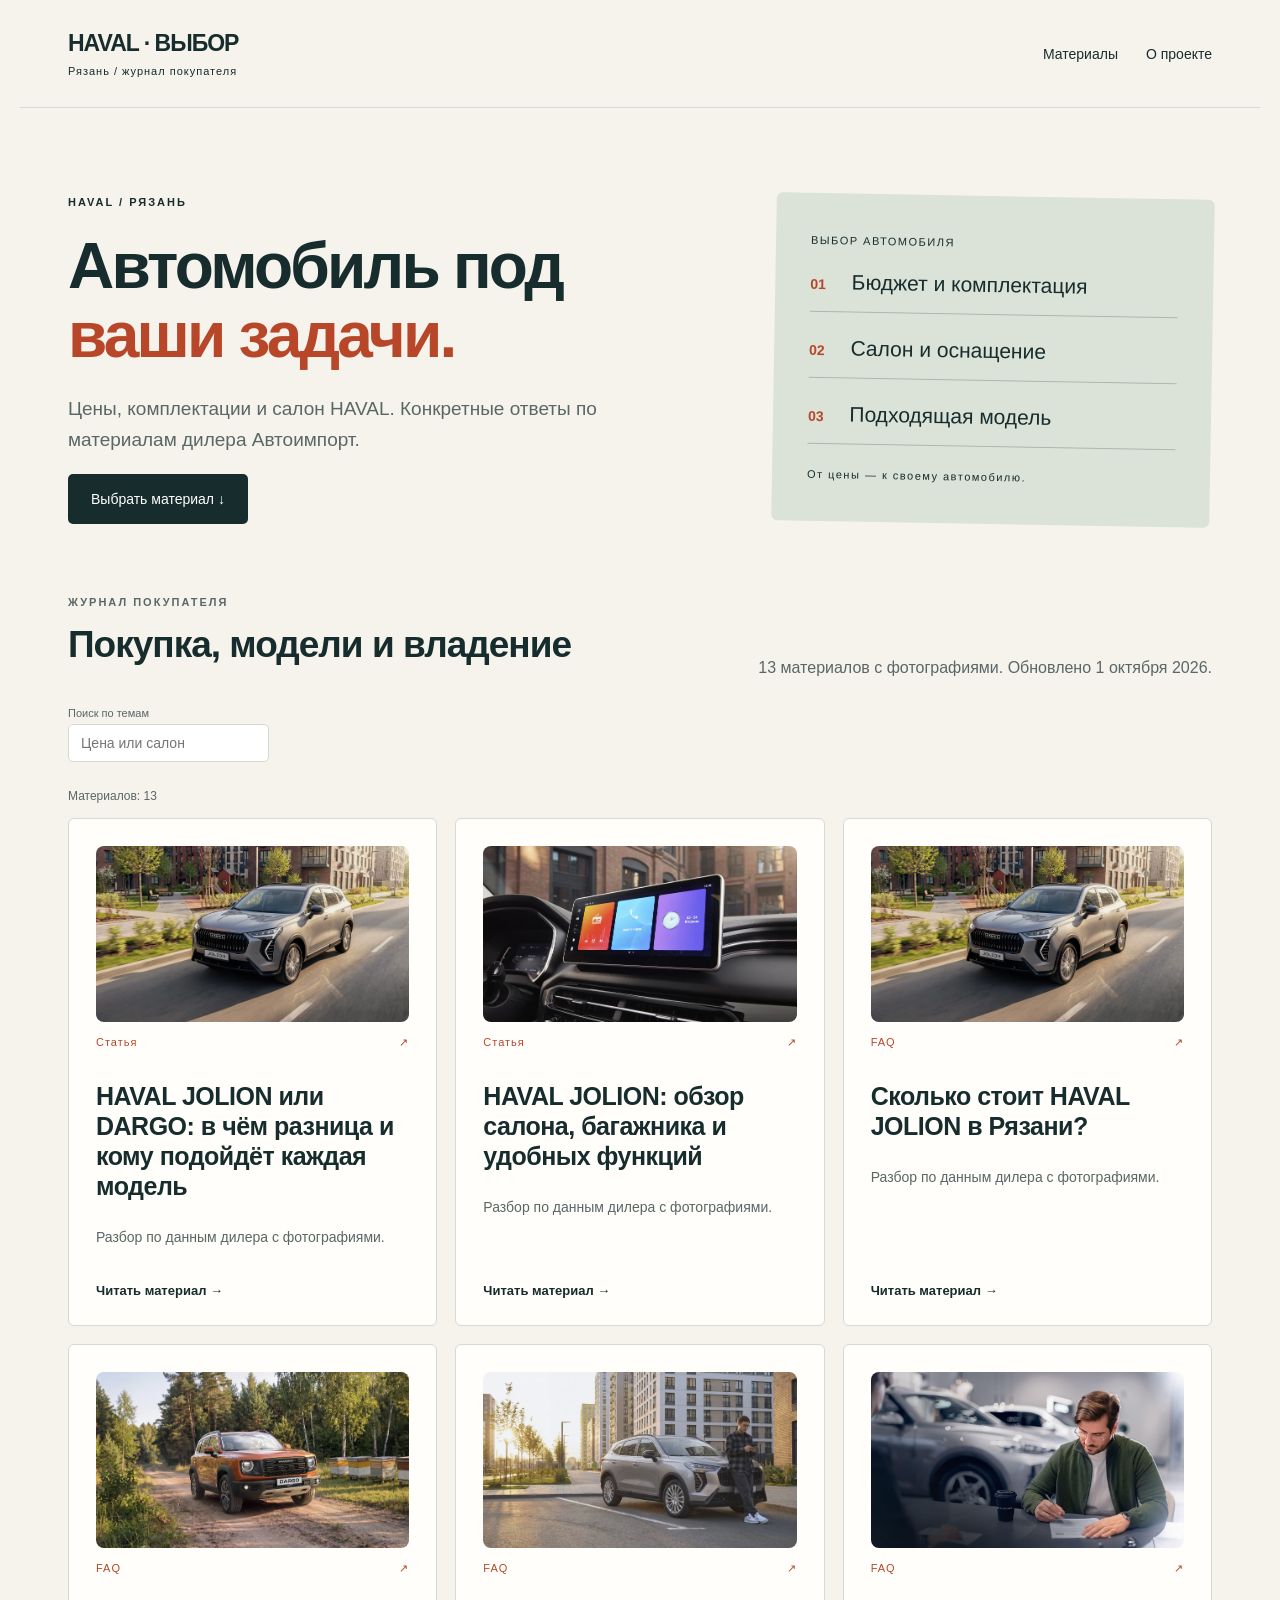
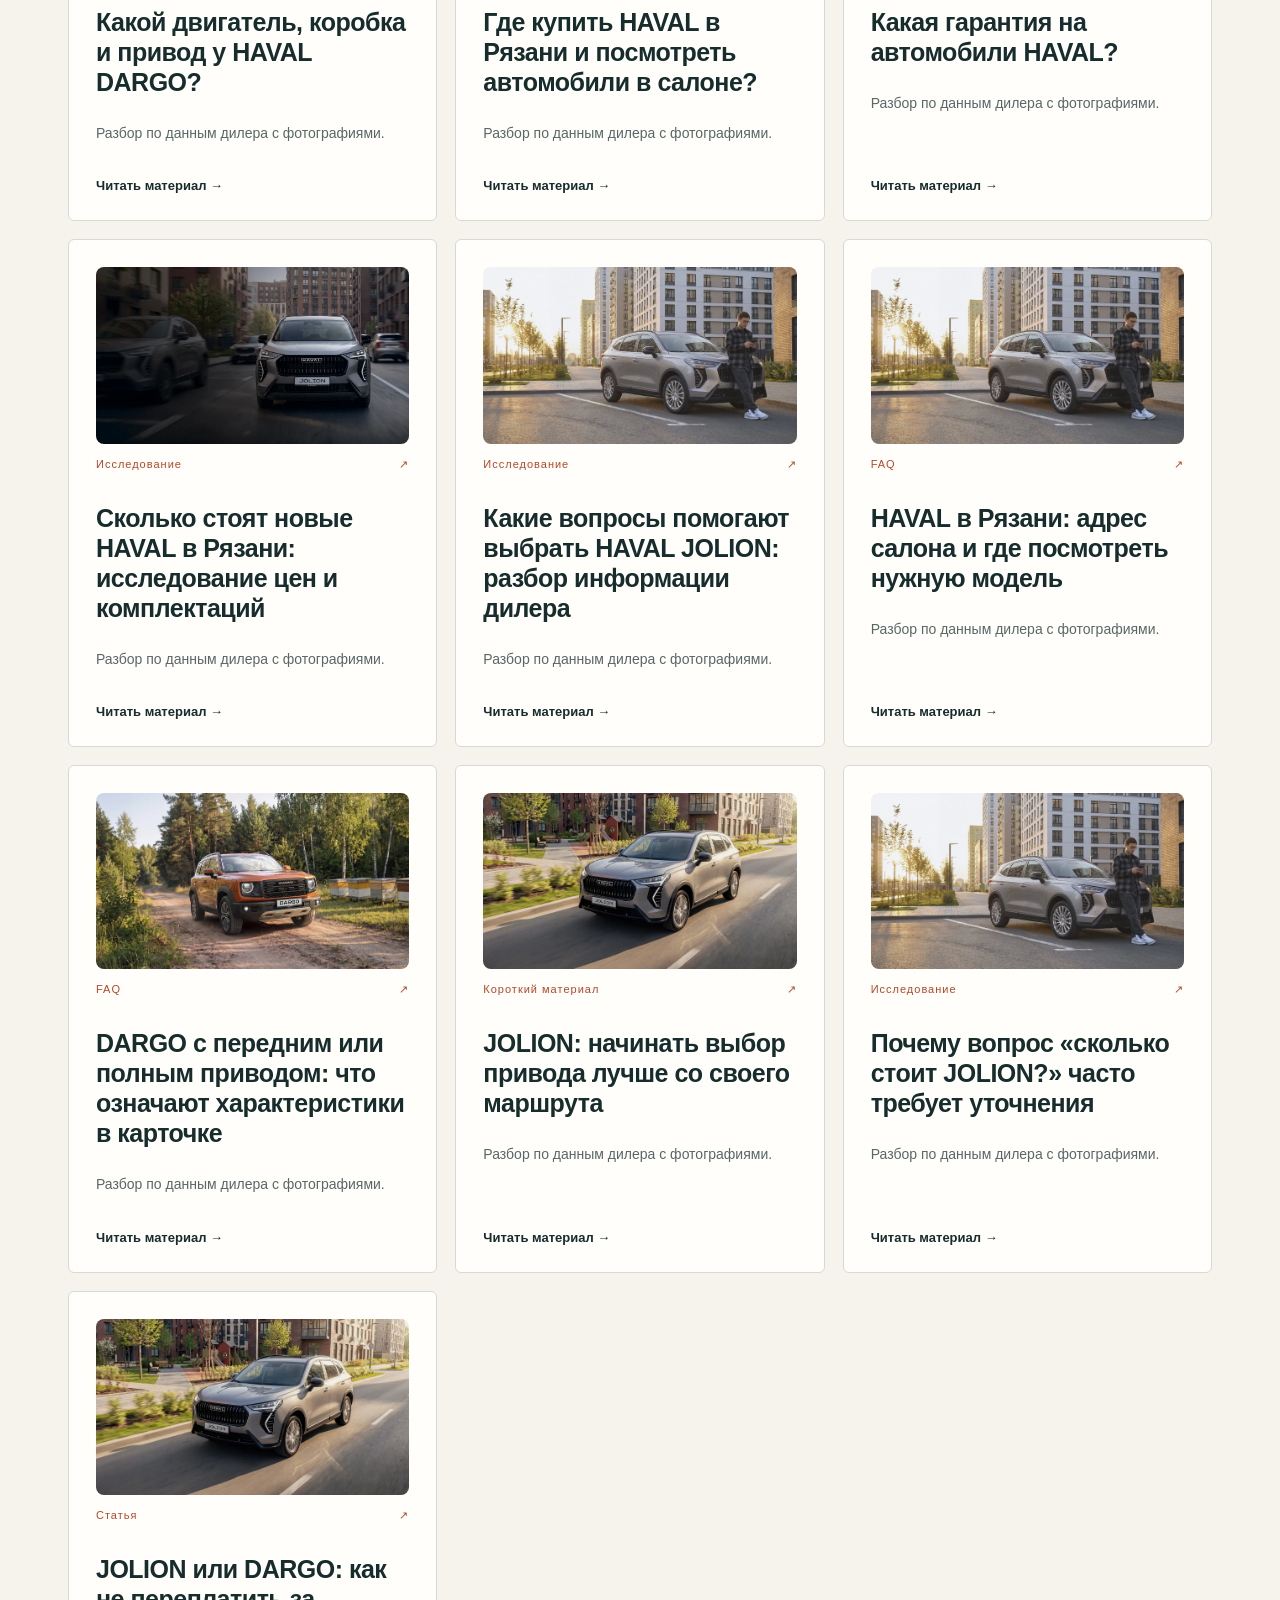
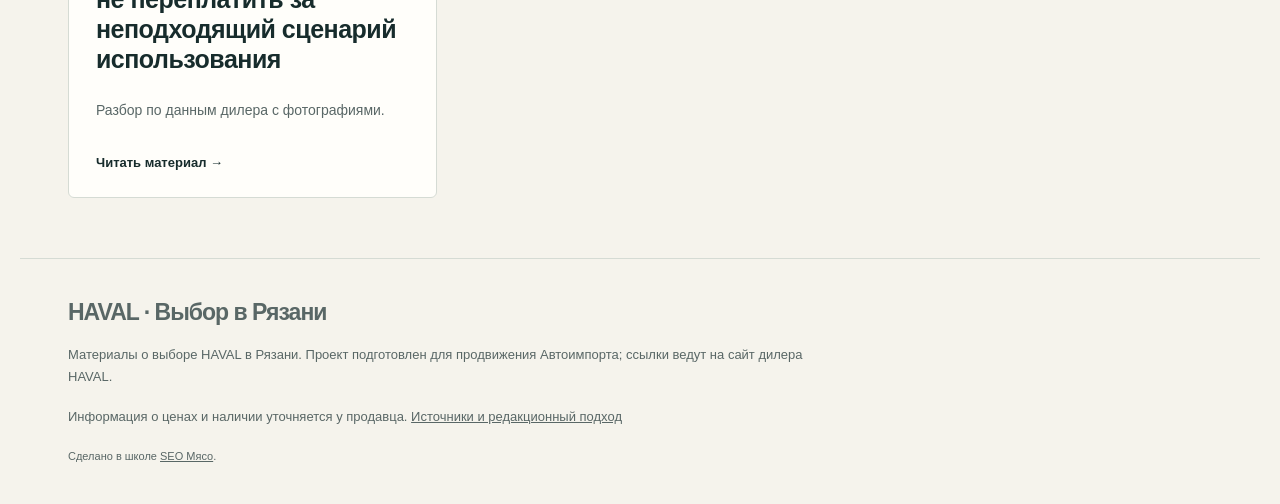
<file: index.html>
<!doctype html>
<html lang="ru"><head><meta charset="utf-8"><meta name="viewport" content="width=device-width,initial-scale=1"><title>Цены и выбор HAVAL в Рязани — HAVAL · Выбор в Рязани</title><meta name="description" content="Статьи о ценах, комплектациях и салоне HAVAL по материалам Автоимпорта."><link rel="stylesheet" href="/style.css"><script src="/app.js" defer></script></head><body><a class="skip" href="#main">К содержанию</a><header><a class="logo" href="/">HAVAL · ВЫБОР<span>Рязань / журнал покупателя</span></a><nav aria-label="Основное меню"><a href="/#guides">Материалы</a><a href="/about.html">О проекте</a></nav></header><main id="main"><section class="hero"><div><p class="eyebrow">HAVAL / Рязань</p><h1>Автомобиль под<br><em>ваши задачи.</em></h1><p class="deck">Цены, комплектации и салон HAVAL. Конкретные ответы по материалам дилера Автоимпорт.</p><a class="button" href="#guides">Выбрать материал ↓</a></div><div class="hero-art" aria-hidden="true"><span class="art-label">ВЫБОР АВТОМОБИЛЯ</span><div class="step"><b>01</b> Бюджет и комплектация</div><div class="step"><b>02</b> Салон и оснащение</div><div class="step"><b>03</b> Подходящая модель</div><span class="art-bottom">От цены — к своему автомобилю.</span></div></section><section id="guides"><div class="section-title"><div><p class="eyebrow">Журнал покупателя</p><h2>Покупка, модели и владение</h2></div><p>13 материалов с фотографиями. Обновлено 1 октября 2026.</p></div><div class="filters" hidden><label>Поиск по темам<input id="search" type="search" placeholder="Цена или салон"></label></div><p id="result-status" class="meta" aria-live="polite"></p><div class="cards"><a class="card" href="/haval-e1.html" data-brand="HAVAL" data-search="HAVAL JOLION или DARGO: в чём разница и кому подойдёт каждая модель"><img src="/d7uptv0.webp" alt="" loading="lazy"><div class="card-top"><span>Статья</span><span>↗</span></div><h3>HAVAL JOLION или DARGO: в чём разница и кому подойдёт каждая модель</h3><p>Разбор по данным дилера с фотографиями.</p><span class="read">Читать материал →</span></a><a class="card" href="/haval-jolion-interior.html" data-brand="HAVAL" data-search="HAVAL JOLION: обзор салона, багажника и удобных функций"><img src="/d7urfvo.webp" alt="" loading="lazy"><div class="card-top"><span>Статья</span><span>↗</span></div><h3>HAVAL JOLION: обзор салона, багажника и удобных функций</h3><p>Разбор по данным дилера с фотографиями.</p><span class="read">Читать материал →</span></a><a class="card" href="/haval-jolion-price.html" data-brand="HAVAL" data-search="Сколько стоит HAVAL JOLION в Рязани?"><img src="/d7uptv0.webp" alt="" loading="lazy"><div class="card-top"><span>FAQ</span><span>↗</span></div><h3>Сколько стоит HAVAL JOLION в Рязани?</h3><p>Разбор по данным дилера с фотографиями.</p><span class="read">Читать материал →</span></a><a class="card" href="/haval-f2.html" data-brand="HAVAL" data-search="Какой двигатель, коробка и привод у HAVAL DARGO?"><img src="/d97mq08.webp" alt="" loading="lazy"><div class="card-top"><span>FAQ</span><span>↗</span></div><h3>Какой двигатель, коробка и привод у HAVAL DARGO?</h3><p>Разбор по данным дилера с фотографиями.</p><span class="read">Читать материал →</span></a><a class="card" href="/haval-f3.html" data-brand="HAVAL" data-search="Где купить HAVAL в Рязани и посмотреть автомобили в салоне?"><img src="/d7uptqg.webp" alt="" loading="lazy"><div class="card-top"><span>FAQ</span><span>↗</span></div><h3>Где купить HAVAL в Рязани и посмотреть автомобили в салоне?</h3><p>Разбор по данным дилера с фотографиями.</p><span class="read">Читать материал →</span></a><a class="card" href="/haval-f4.html" data-brand="HAVAL" data-search="Какая гарантия на автомобили HAVAL?"><img src="/d0jjvug.jpg" alt="" loading="lazy"><div class="card-top"><span>FAQ</span><span>↗</span></div><h3>Какая гарантия на автомобили HAVAL?</h3><p>Разбор по данным дилера с фотографиями.</p><span class="read">Читать материал →</span></a><a class="card" href="/haval-prices-ryazan.html" data-brand="HAVAL" data-search="Сколько стоят новые HAVAL в Рязани: исследование цен и комплектаций"><img src="/dal4f3o.webp" alt="" loading="lazy"><div class="card-top"><span>Исследование</span><span>↗</span></div><h3>Сколько стоят новые HAVAL в Рязани: исследование цен и комплектаций</h3><p>Разбор по данным дилера с фотографиями.</p><span class="read">Читать материал →</span></a><a class="card" href="/haval-s2.html" data-brand="HAVAL" data-search="Какие вопросы помогают выбрать HAVAL JOLION: разбор информации дилера"><img src="/d7uptqg.webp" alt="" loading="lazy"><div class="card-top"><span>Исследование</span><span>↗</span></div><h3>Какие вопросы помогают выбрать HAVAL JOLION: разбор информации дилера</h3><p>Разбор по данным дилера с фотографиями.</p><span class="read">Читать материал →</span></a><a class="card" href="/haval-f3-blogger.html" data-brand="HAVAL" data-search="HAVAL в Рязани: адрес салона и где посмотреть нужную модель"><img src="/d7uptqg.webp" alt="" loading="lazy"><div class="card-top"><span>FAQ</span><span>↗</span></div><h3>HAVAL в Рязани: адрес салона и где посмотреть нужную модель</h3><p>Разбор по данным дилера с фотографиями.</p><span class="read">Читать материал →</span></a><a class="card" href="/haval-f2-telegraph.html" data-brand="HAVAL" data-search="DARGO с передним или полным приводом: что означают характеристики в карточке"><img src="/d97mq08.webp" alt="" loading="lazy"><div class="card-top"><span>FAQ</span><span>↗</span></div><h3>DARGO с передним или полным приводом: что означают характеристики в карточке</h3><p>Разбор по данным дилера с фотографиями.</p><span class="read">Читать материал →</span></a><a class="card" href="/haval-p1-tenchat.html" data-brand="HAVAL" data-search="JOLION: начинать выбор привода лучше со своего маршрута"><img src="/d7uptv0.webp" alt="" loading="lazy"><div class="card-top"><span>Короткий материал</span><span>↗</span></div><h3>JOLION: начинать выбор привода лучше со своего маршрута</h3><p>Разбор по данным дилера с фотографиями.</p><span class="read">Читать материал →</span></a><a class="card" href="/haval-s2-tenchat.html" data-brand="HAVAL" data-search="Почему вопрос «сколько стоит JOLION?» часто требует уточнения"><img src="/d7uptqg.webp" alt="" loading="lazy"><div class="card-top"><span>Исследование</span><span>↗</span></div><h3>Почему вопрос «сколько стоит JOLION?» часто требует уточнения</h3><p>Разбор по данным дилера с фотографиями.</p><span class="read">Читать материал →</span></a><a class="card" href="/haval-e1-vc.html" data-brand="HAVAL" data-search="JOLION или DARGO: как не переплатить за неподходящий сценарий использования"><img src="/d7uptv0.webp" alt="" loading="lazy"><div class="card-top"><span>Статья</span><span>↗</span></div><h3>JOLION или DARGO: как не переплатить за неподходящий сценарий использования</h3><p>Разбор по данным дилера с фотографиями.</p><span class="read">Читать материал →</span></a></div></section></main><footer><div class="logo">HAVAL · Выбор в Рязани</div><p>Материалы о выборе HAVAL в Рязани. Проект подготовлен для продвижения Автоимпорта; ссылки ведут на сайт дилера HAVAL.</p><p>Информация о ценах и наличии уточняется у продавца. <a href="/about.html">Источники и редакционный подход</a></p><small>Сделано в школе <a href="https://seomeat.ru/">SEO Мясо</a>.</small></footer></body></html>
</file>
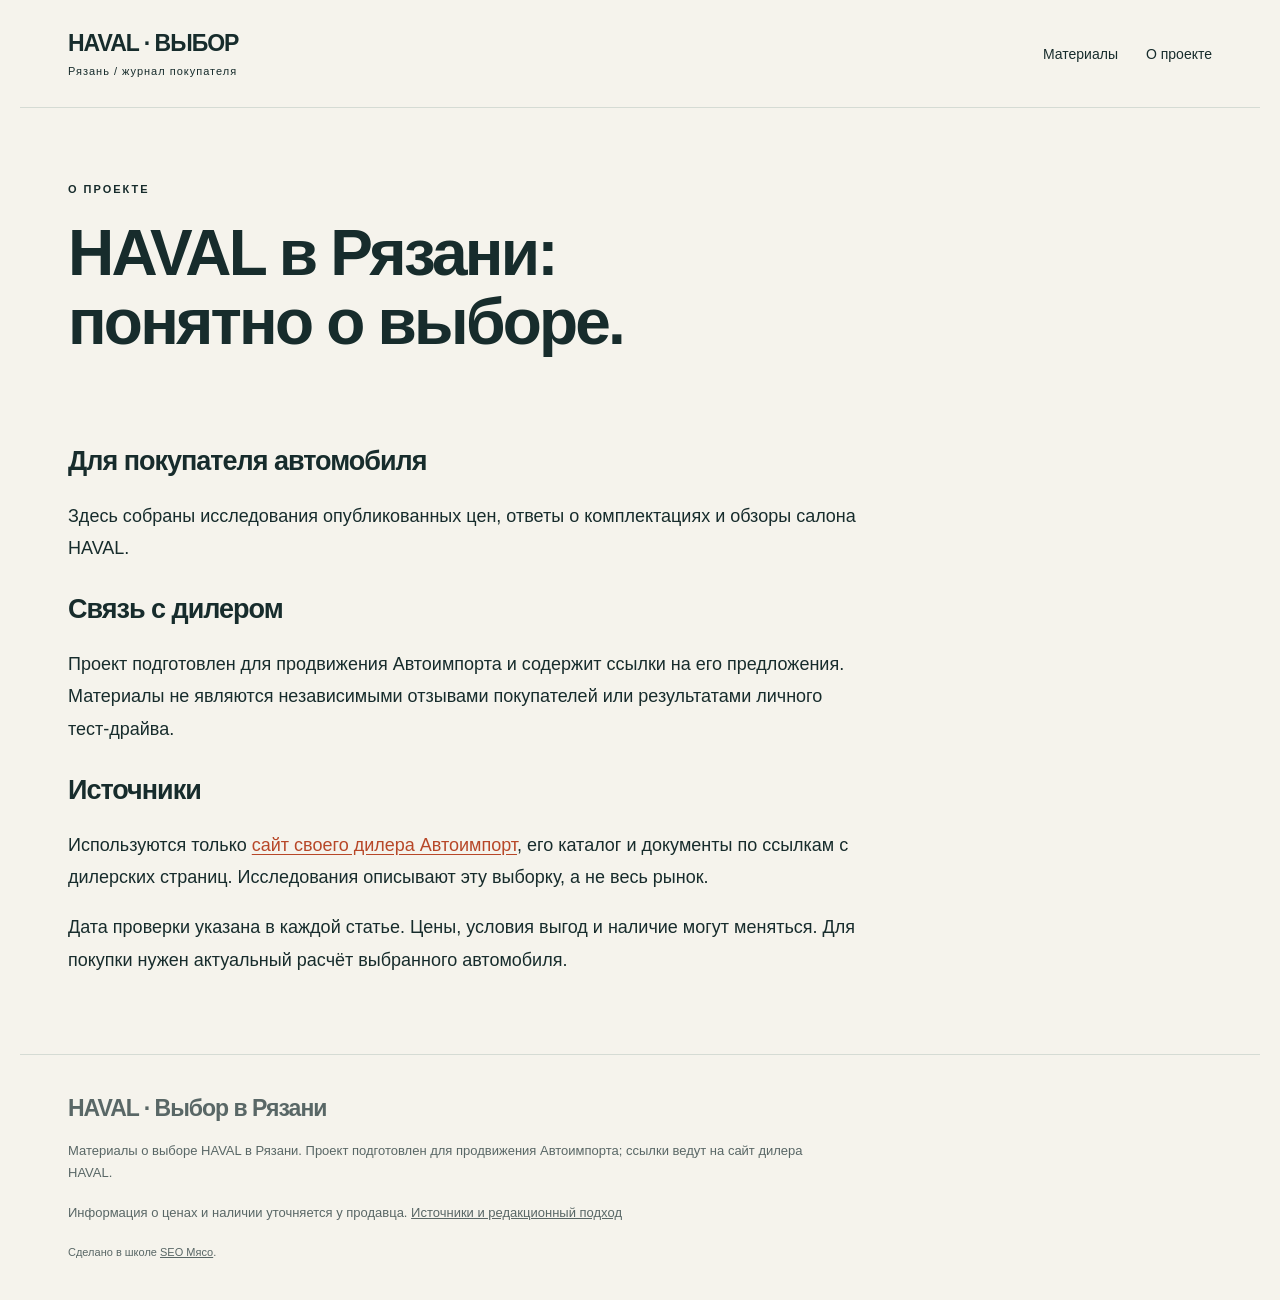
<file: about.html>
<!doctype html><html lang="ru"><head><meta charset="utf-8"><meta name="viewport" content="width=device-width,initial-scale=1"><title>О проекте и источниках — HAVAL · Выбор в Рязани</title><meta name="description" content="Редакционный подход и связь с дилером Автоимпорт."><link rel="stylesheet" href="/style.css"><script src="/app.js" defer></script></head><body><a class="skip" href="#main">К содержанию</a><header><a class="logo" href="/">HAVAL · ВЫБОР<span>Рязань / журнал покупателя</span></a><nav aria-label="Основное меню"><a href="/#guides">Материалы</a><a href="/about.html">О проекте</a></nav></header><main id="main"><div class="article-head"><p class="eyebrow">О проекте</p><h1>HAVAL в Рязани:<br>понятно о выборе.</h1></div><article class="about"><h2>Для покупателя автомобиля</h2><p>Здесь собраны исследования опубликованных цен, ответы о комплектациях и обзоры салона HAVAL.</p><h2>Связь с дилером</h2><p>Проект подготовлен для продвижения Автоимпорта и содержит ссылки на его предложения. Материалы не являются независимыми отзывами покупателей или результатами личного тест-драйва.</p><h2>Источники</h2><p>Используются только <a href="https://autoimport-haval.ru/">сайт своего дилера Автоимпорт</a>, его каталог и документы по ссылкам с дилерских страниц. Исследования описывают эту выборку, а не весь рынок.</p><p>Дата проверки указана в каждой статье. Цены, условия выгод и наличие могут меняться. Для покупки нужен актуальный расчёт выбранного автомобиля.</p></article></main><footer><div class="logo">HAVAL · Выбор в Рязани</div><p>Материалы о выборе HAVAL в Рязани. Проект подготовлен для продвижения Автоимпорта; ссылки ведут на сайт дилера HAVAL.</p><p>Информация о ценах и наличии уточняется у продавца. <a href="/about.html">Источники и редакционный подход</a></p><small>Сделано в школе <a href="https://seomeat.ru/">SEO Мясо</a>.</small></footer></body></html>
</file>
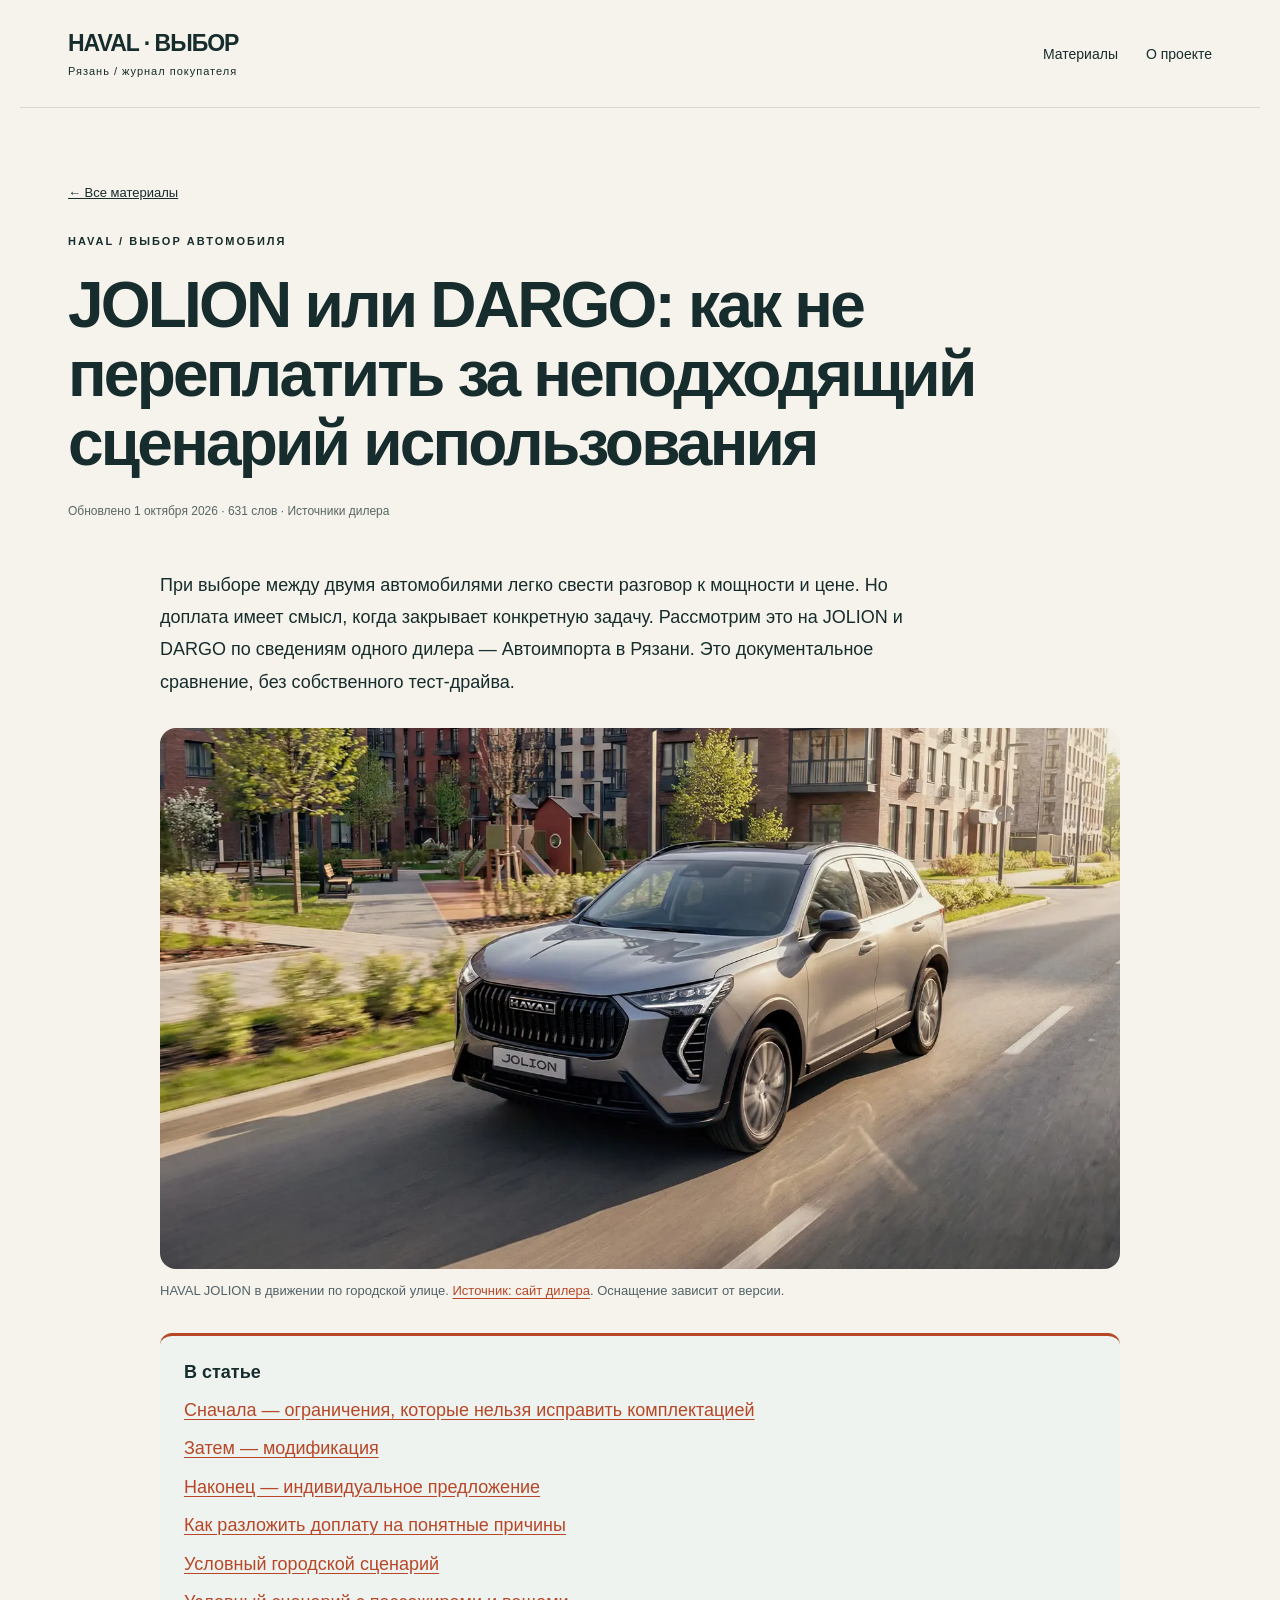
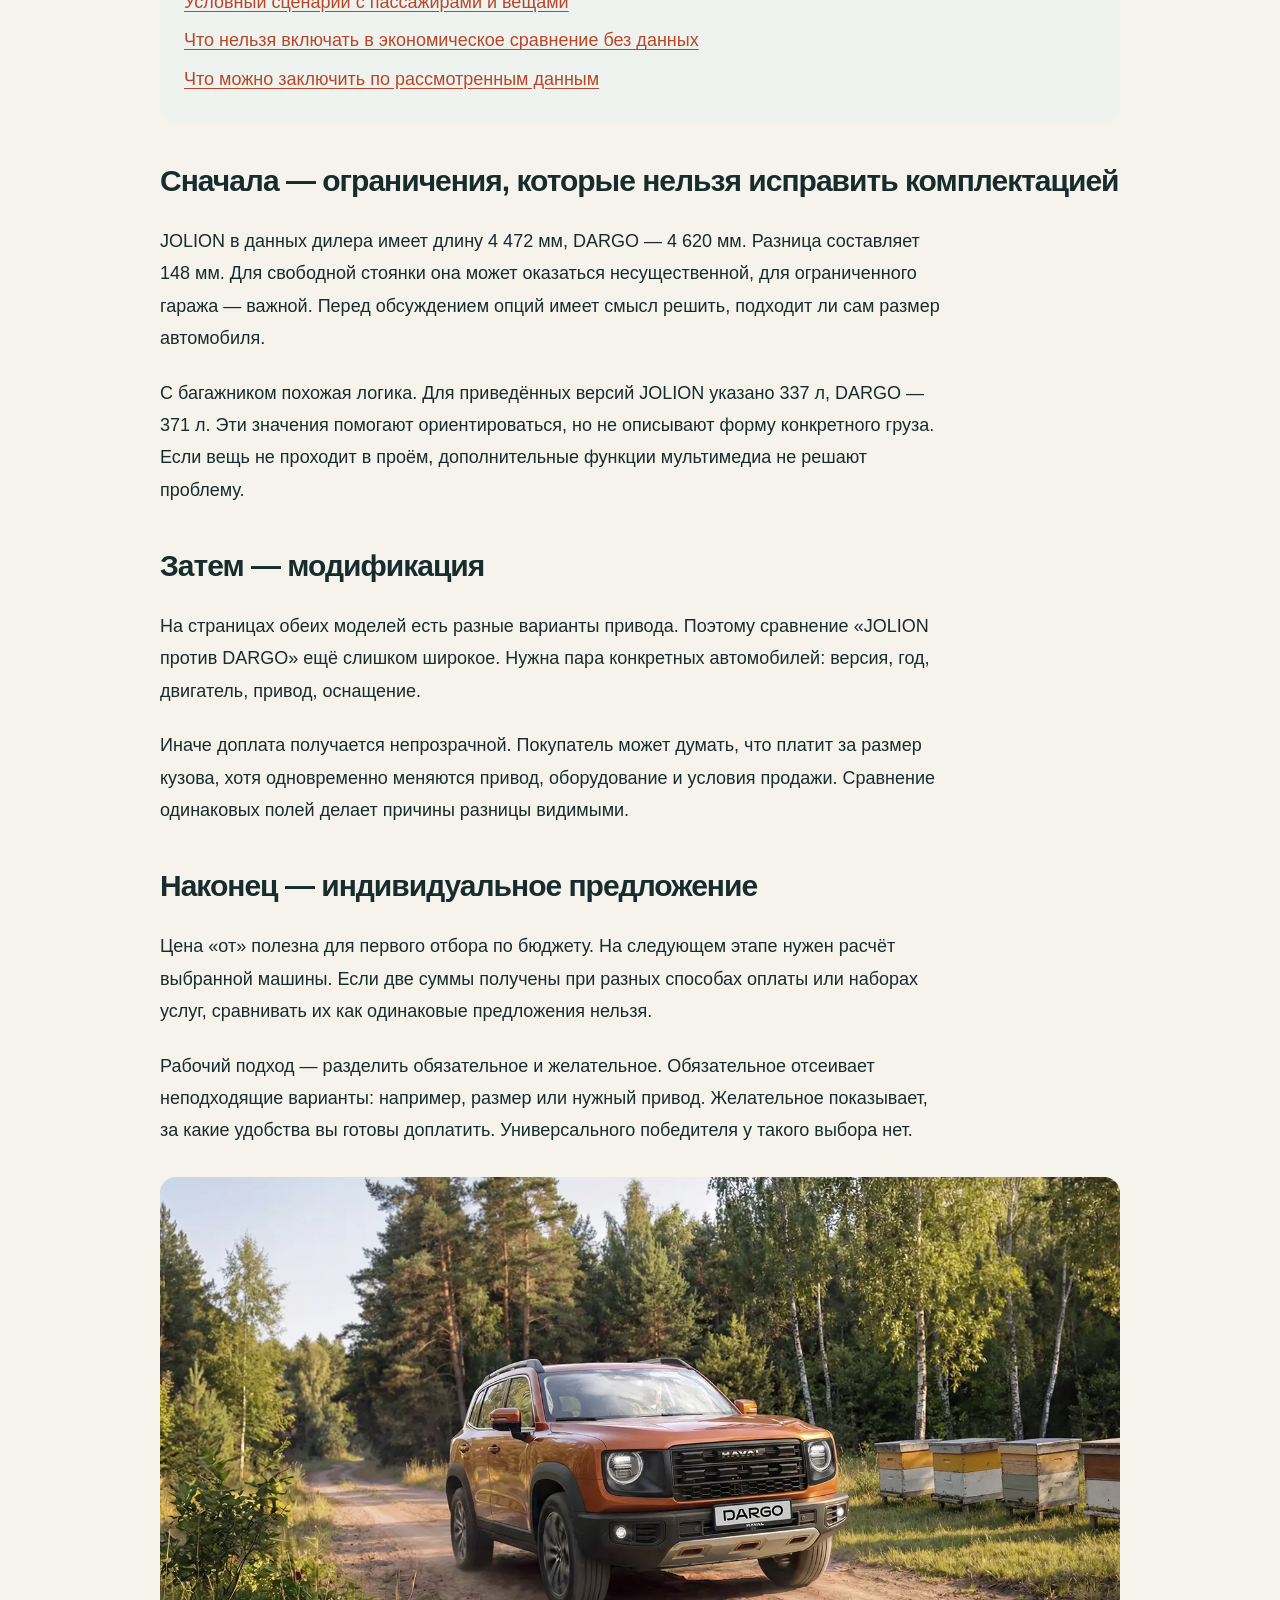
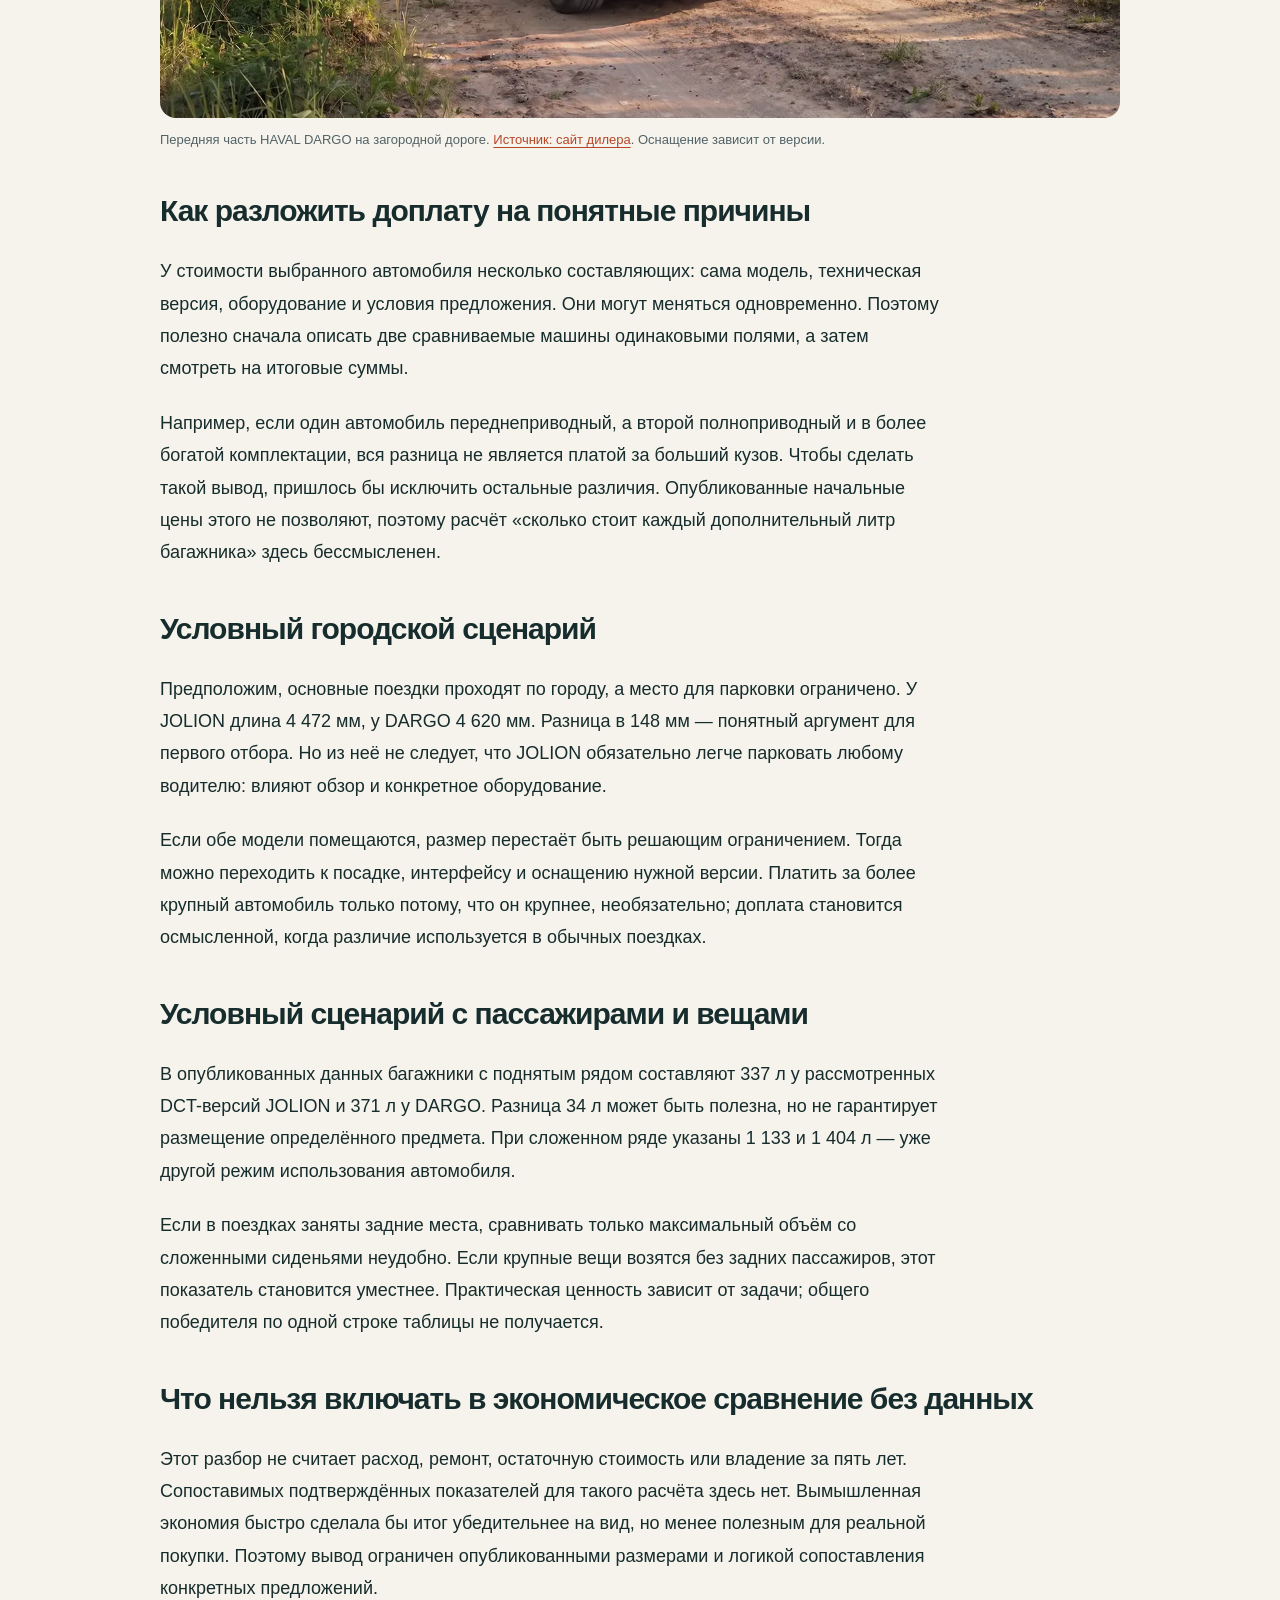
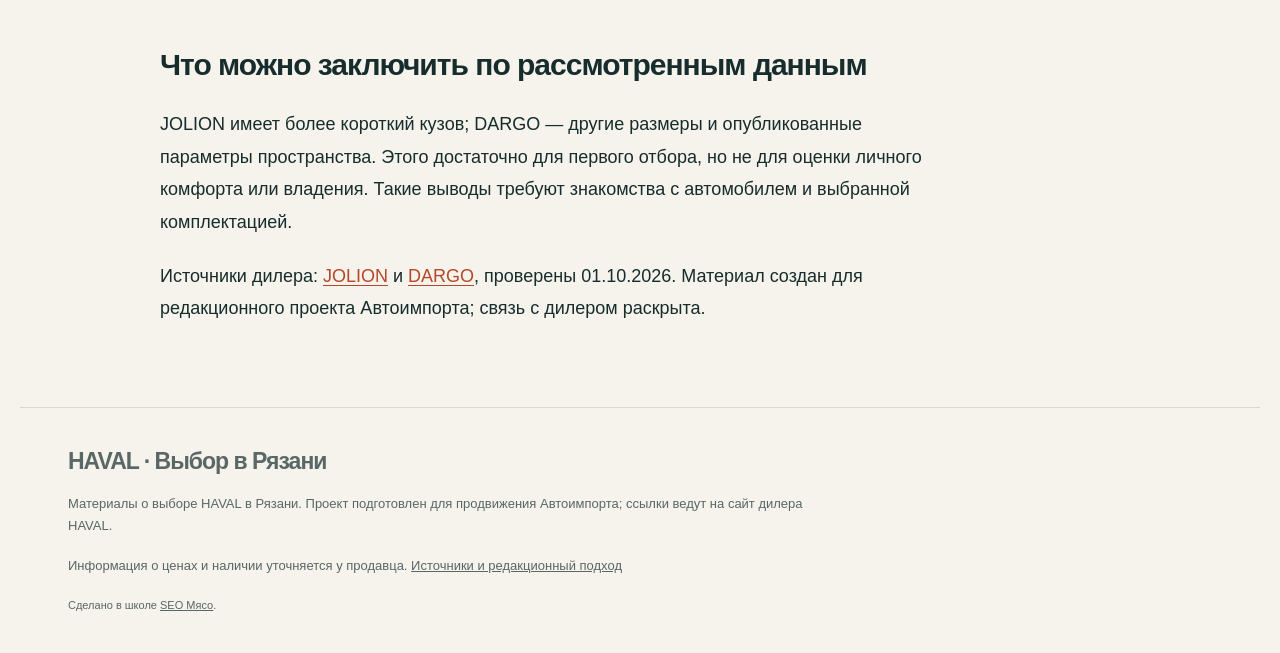
<file: haval-e1-vc.html>
<!doctype html><html lang="ru"><head><meta charset="utf-8"><meta name="viewport" content="width=device-width,initial-scale=1"><title>JOLION или DARGO: как не переплатить за неподходящий сценарий использования</title><meta name="description" content="JOLION или DARGO: как не переплатить за неподходящий сценарий использования — подробный разбор по данным Автоимпорта в Рязани."><link rel="stylesheet" href="/style.css"><script src="/app.js" defer></script></head><body><header><a class="logo" href="/">HAVAL · ВЫБОР<span>Рязань / журнал покупателя</span></a><nav aria-label="Основное меню"><a href="/#guides">Материалы</a><a href="/about.html">О проекте</a></nav></header><main id="main"><div class="article-head"><a href="/#guides">← Все материалы</a><p class="eyebrow">HAVAL / Выбор автомобиля</p><h1>JOLION или DARGO: как не переплатить за неподходящий сценарий использования</h1><p class="meta">Обновлено 1 октября 2026 · 631 слов · Источники дилера</p></div><article class="article-wide">
<p>При выборе между двумя автомобилями легко свести разговор к мощности и цене. Но доплата имеет смысл, когда закрывает конкретную задачу. Рассмотрим это на JOLION и DARGO по сведениям одного дилера — Автоимпорта в Рязани. Это документальное сравнение, без собственного тест-драйва.</p>
<figure><img src="/d7uptv0.webp" alt="HAVAL JOLION в движении по городской улице" loading="lazy" width="1490" height="840"><figcaption>HAVAL JOLION в движении по городской улице. <a href="https://autoimport-haval.ru/models/haval-jolion/">Источник: сайт дилера</a>. Оснащение зависит от версии.</figcaption></figure><aside class="toc"><strong>В статье</strong><a href="#section-2">Сначала — ограничения, которые нельзя исправить комплектацией</a><a href="#section-3">Затем — модификация</a><a href="#section-4">Наконец — индивидуальное предложение</a><a href="#section-5">Как разложить доплату на понятные причины</a><a href="#section-6">Условный городской сценарий</a><a href="#section-7">Условный сценарий с пассажирами и вещами</a><a href="#section-8">Что нельзя включать в экономическое сравнение без данных</a><a href="#section-9">Что можно заключить по рассмотренным данным</a></aside>
<h2 id="section-2">Сначала — ограничения, которые нельзя исправить комплектацией</h2>
<p>JOLION в данных дилера имеет длину 4 472 мм, DARGO — 4 620 мм. Разница составляет 148 мм. Для свободной стоянки она может оказаться несущественной, для ограниченного гаража — важной. Перед обсуждением опций имеет смысл решить, подходит ли сам размер автомобиля.</p>
<p>С багажником похожая логика. Для приведённых версий JOLION указано 337 л, DARGO — 371 л. Эти значения помогают ориентироваться, но не описывают форму конкретного груза. Если вещь не проходит в проём, дополнительные функции мультимедиа не решают проблему.</p>
<h2 id="section-3">Затем — модификация</h2>
<p>На страницах обеих моделей есть разные варианты привода. Поэтому сравнение «JOLION против DARGO» ещё слишком широкое. Нужна пара конкретных автомобилей: версия, год, двигатель, привод, оснащение.</p>
<p>Иначе доплата получается непрозрачной. Покупатель может думать, что платит за размер кузова, хотя одновременно меняются привод, оборудование и условия продажи. Сравнение одинаковых полей делает причины разницы видимыми.</p>
<h2 id="section-4">Наконец — индивидуальное предложение</h2>
<p>Цена «от» полезна для первого отбора по бюджету. На следующем этапе нужен расчёт выбранной машины. Если две суммы получены при разных способах оплаты или наборах услуг, сравнивать их как одинаковые предложения нельзя.</p>
<p>Рабочий подход — разделить обязательное и желательное. Обязательное отсеивает неподходящие варианты: например, размер или нужный привод. Желательное показывает, за какие удобства вы готовы доплатить. Универсального победителя у такого выбора нет.</p>
<figure><img src="/d97mq08.webp" alt="Передняя часть HAVAL DARGO на загородной дороге" loading="lazy" width="1490" height="840"><figcaption>Передняя часть HAVAL DARGO на загородной дороге. <a href="https://autoimport-haval.ru/models/haval-dargo/">Источник: сайт дилера</a>. Оснащение зависит от версии.</figcaption></figure>
<h2 id="section-5">Как разложить доплату на понятные причины</h2>
<p>У стоимости выбранного автомобиля несколько составляющих: сама модель, техническая версия, оборудование и условия предложения. Они могут меняться одновременно. Поэтому полезно сначала описать две сравниваемые машины одинаковыми полями, а затем смотреть на итоговые суммы.</p>
<p>Например, если один автомобиль переднеприводный, а второй полноприводный и в более богатой комплектации, вся разница не является платой за больший кузов. Чтобы сделать такой вывод, пришлось бы исключить остальные различия. Опубликованные начальные цены этого не позволяют, поэтому расчёт «сколько стоит каждый дополнительный литр багажника» здесь бессмысленен.</p>
<h2 id="section-6">Условный городской сценарий</h2>
<p>Предположим, основные поездки проходят по городу, а место для парковки ограничено. У JOLION длина 4 472 мм, у DARGO 4 620 мм. Разница в 148 мм — понятный аргумент для первого отбора. Но из неё не следует, что JOLION обязательно легче парковать любому водителю: влияют обзор и конкретное оборудование.</p>
<p>Если обе модели помещаются, размер перестаёт быть решающим ограничением. Тогда можно переходить к посадке, интерфейсу и оснащению нужной версии. Платить за более крупный автомобиль только потому, что он крупнее, необязательно; доплата становится осмысленной, когда различие используется в обычных поездках.</p>
<h2 id="section-7">Условный сценарий с пассажирами и вещами</h2>
<p>В опубликованных данных багажники с поднятым рядом составляют 337 л у рассмотренных DCT-версий JOLION и 371 л у DARGO. Разница 34 л может быть полезна, но не гарантирует размещение определённого предмета. При сложенном ряде указаны 1 133 и 1 404 л — уже другой режим использования автомобиля.</p>
<p>Если в поездках заняты задние места, сравнивать только максимальный объём со сложенными сиденьями неудобно. Если крупные вещи возятся без задних пассажиров, этот показатель становится уместнее. Практическая ценность зависит от задачи; общего победителя по одной строке таблицы не получается.</p>
<h2 id="section-8">Что нельзя включать в экономическое сравнение без данных</h2>
<p>Этот разбор не считает расход, ремонт, остаточную стоимость или владение за пять лет. Сопоставимых подтверждённых показателей для такого расчёта здесь нет. Вымышленная экономия быстро сделала бы итог убедительнее на вид, но менее полезным для реальной покупки. Поэтому вывод ограничен опубликованными размерами и логикой сопоставления конкретных предложений.</p>
<h2 id="section-9">Что можно заключить по рассмотренным данным</h2>
<p>JOLION имеет более короткий кузов; DARGO — другие размеры и опубликованные параметры пространства. Этого достаточно для первого отбора, но не для оценки личного комфорта или владения. Такие выводы требуют знакомства с автомобилем и выбранной комплектацией.</p>
<p>Источники дилера: <a href="https://autoimport-haval.ru/models/haval-jolion/">JOLION</a> и <a href="https://autoimport-haval.ru/models/haval-dargo/">DARGO</a>, проверены 01.10.2026. Материал создан для редакционного проекта Автоимпорта; связь с дилером раскрыта.</p>
</article></main><footer><div class="logo">HAVAL · Выбор в Рязани</div><p>Материалы о выборе HAVAL в Рязани. Проект подготовлен для продвижения Автоимпорта; ссылки ведут на сайт дилера HAVAL.</p><p>Информация о ценах и наличии уточняется у продавца. <a href="/about.html">Источники и редакционный подход</a></p><small>Сделано в школе <a href="https://seomeat.ru/">SEO Мясо</a>.</small></footer></body></html>
</file>
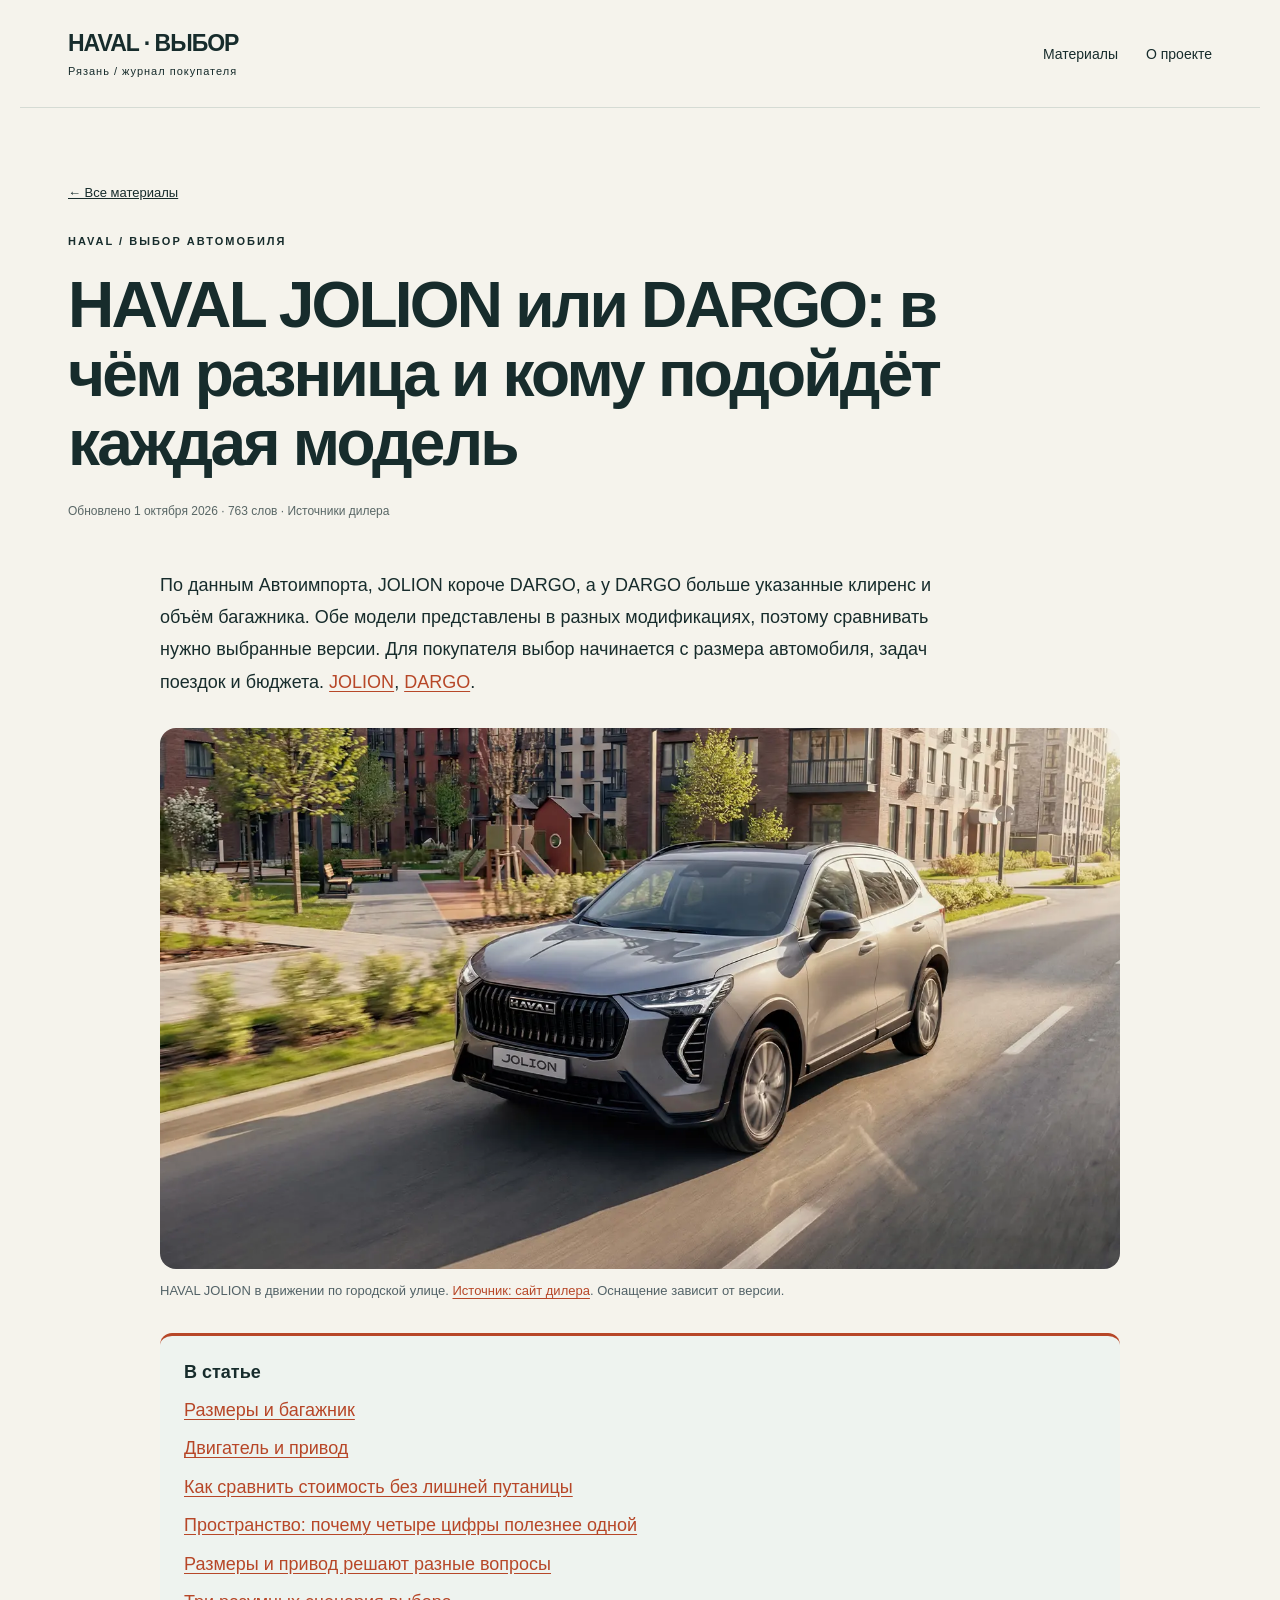
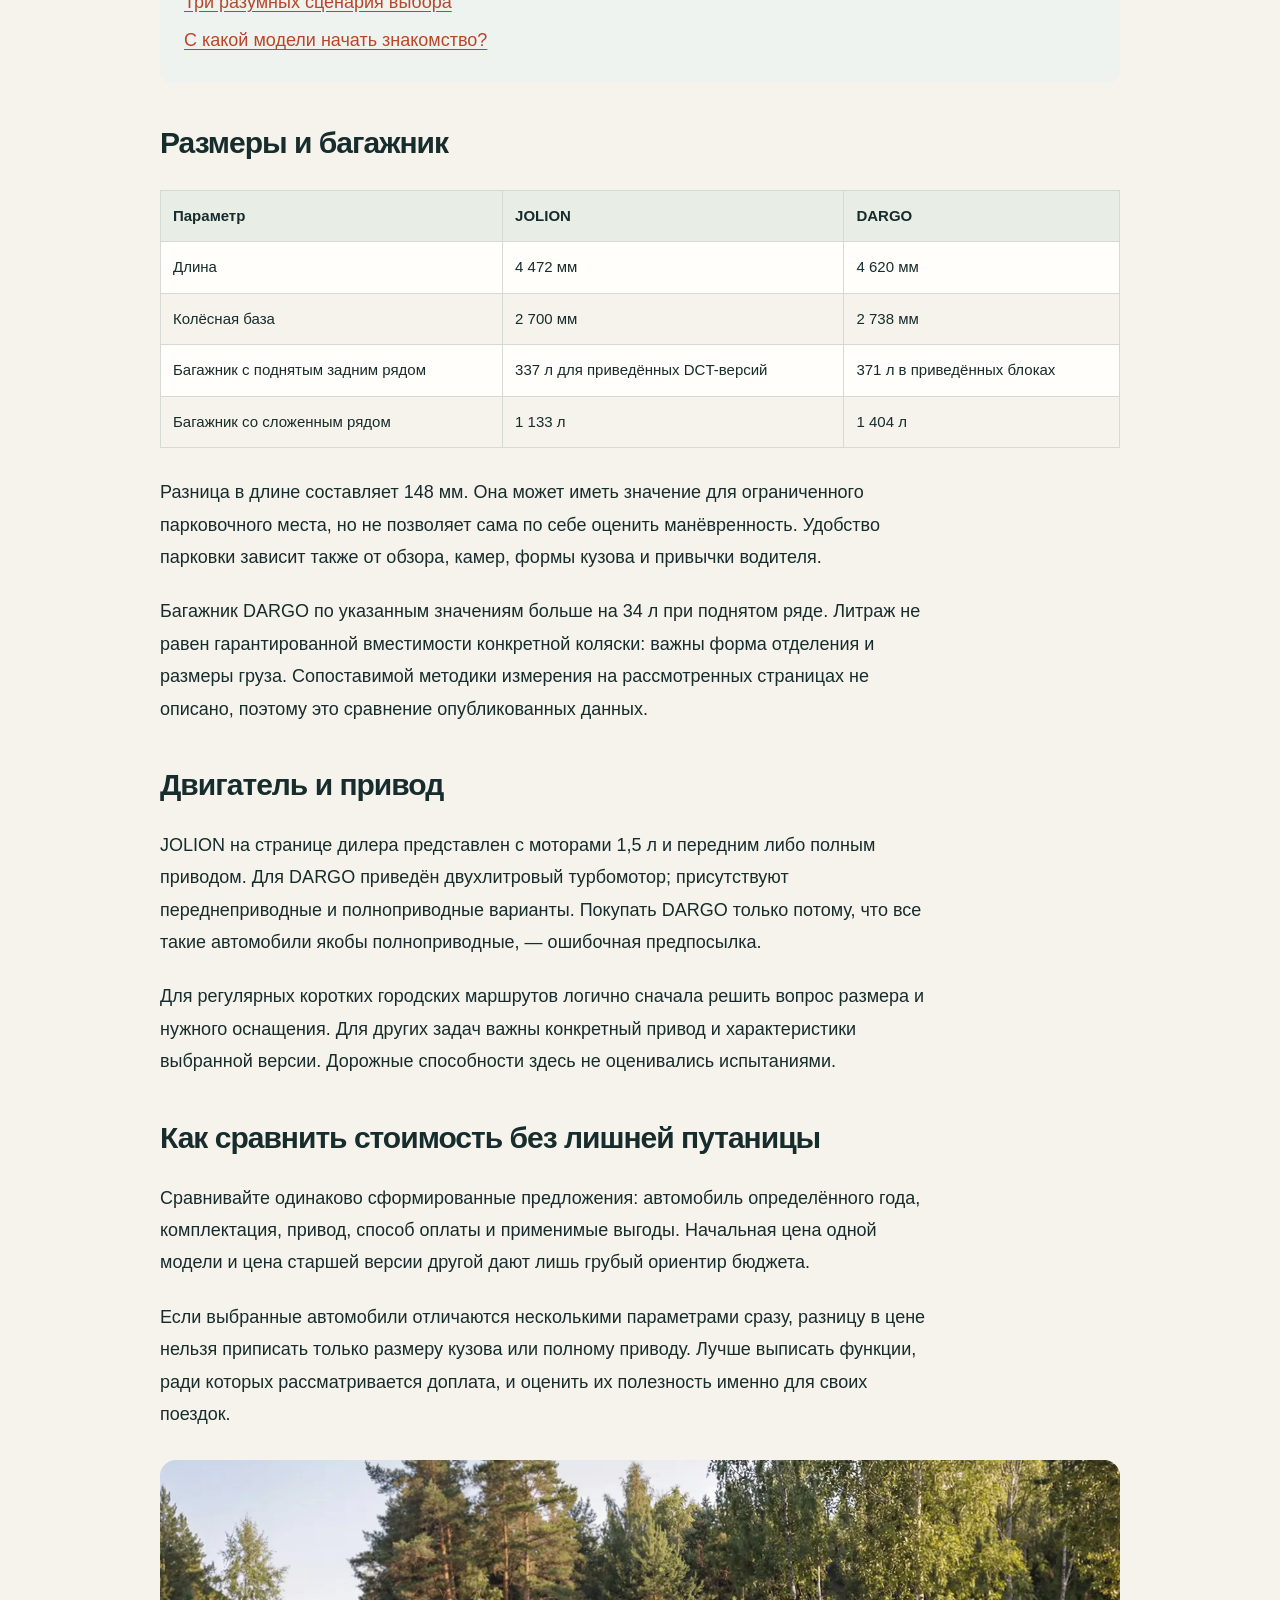
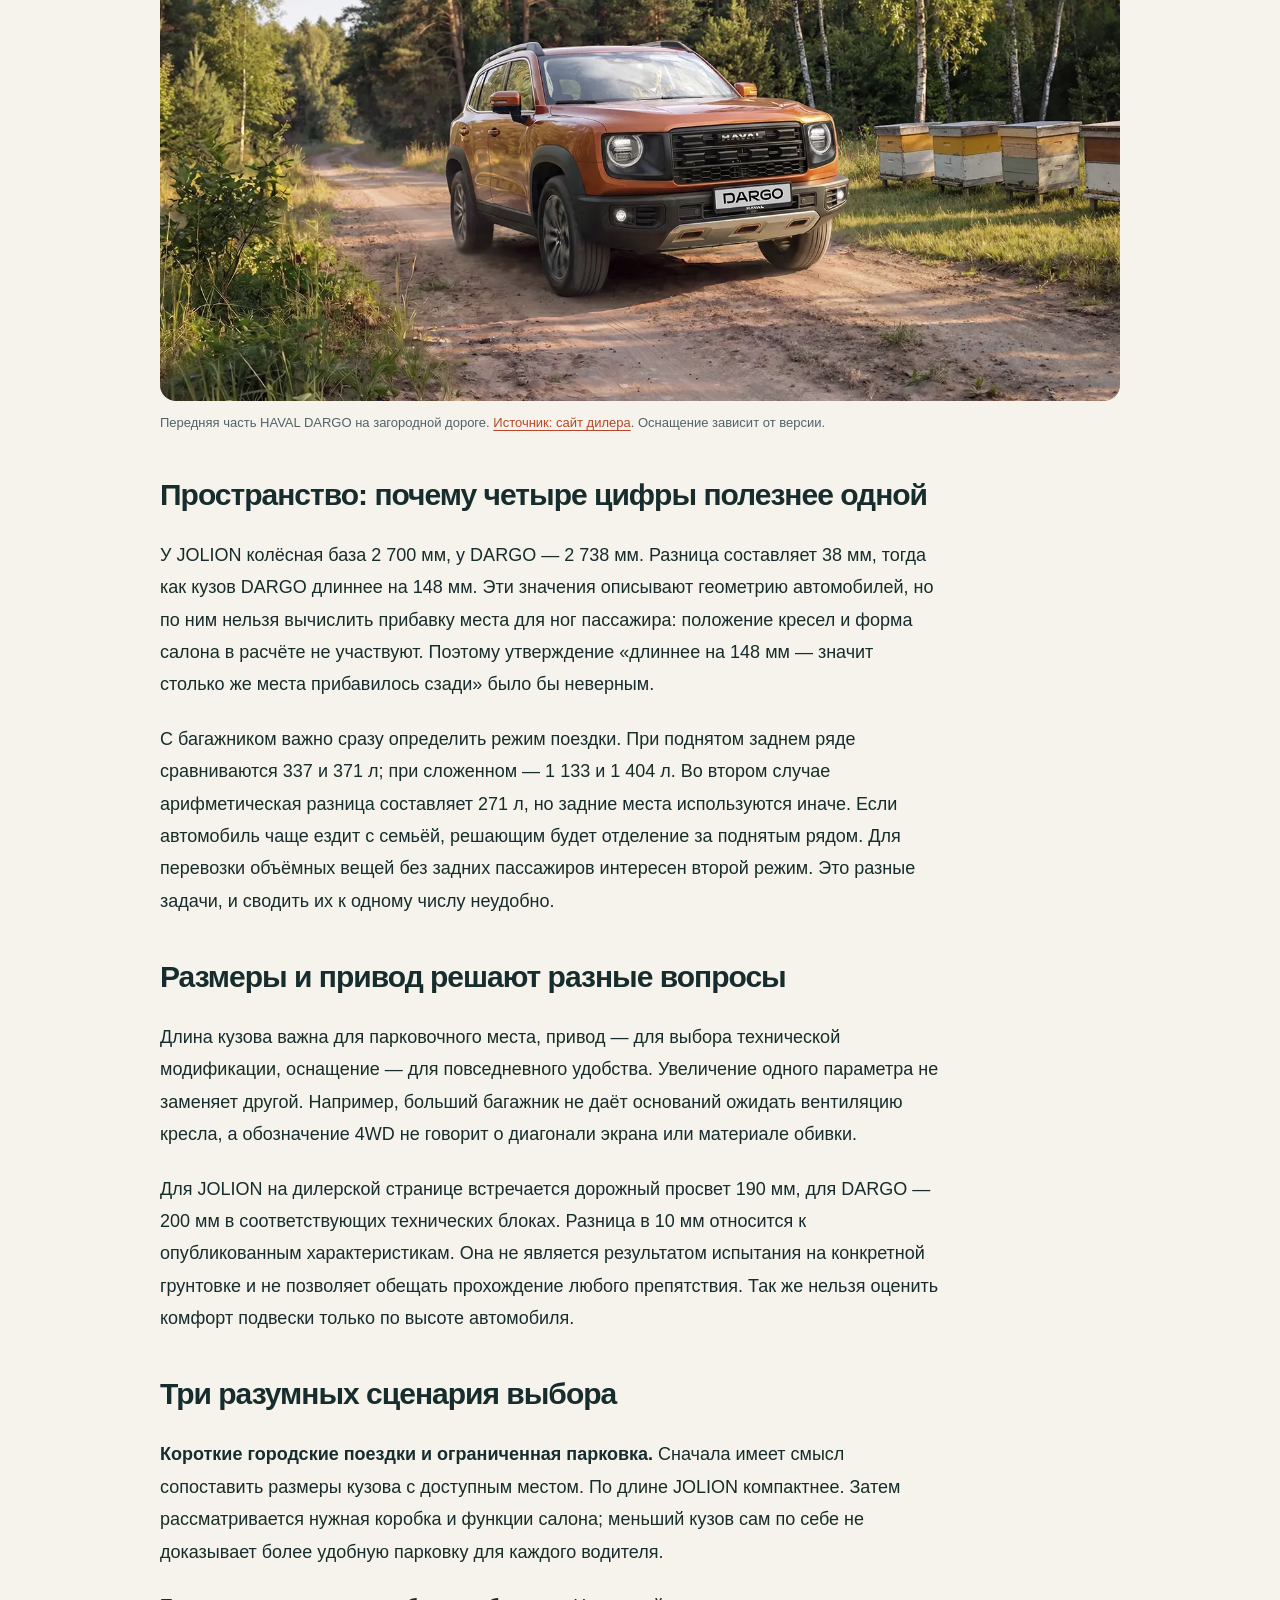
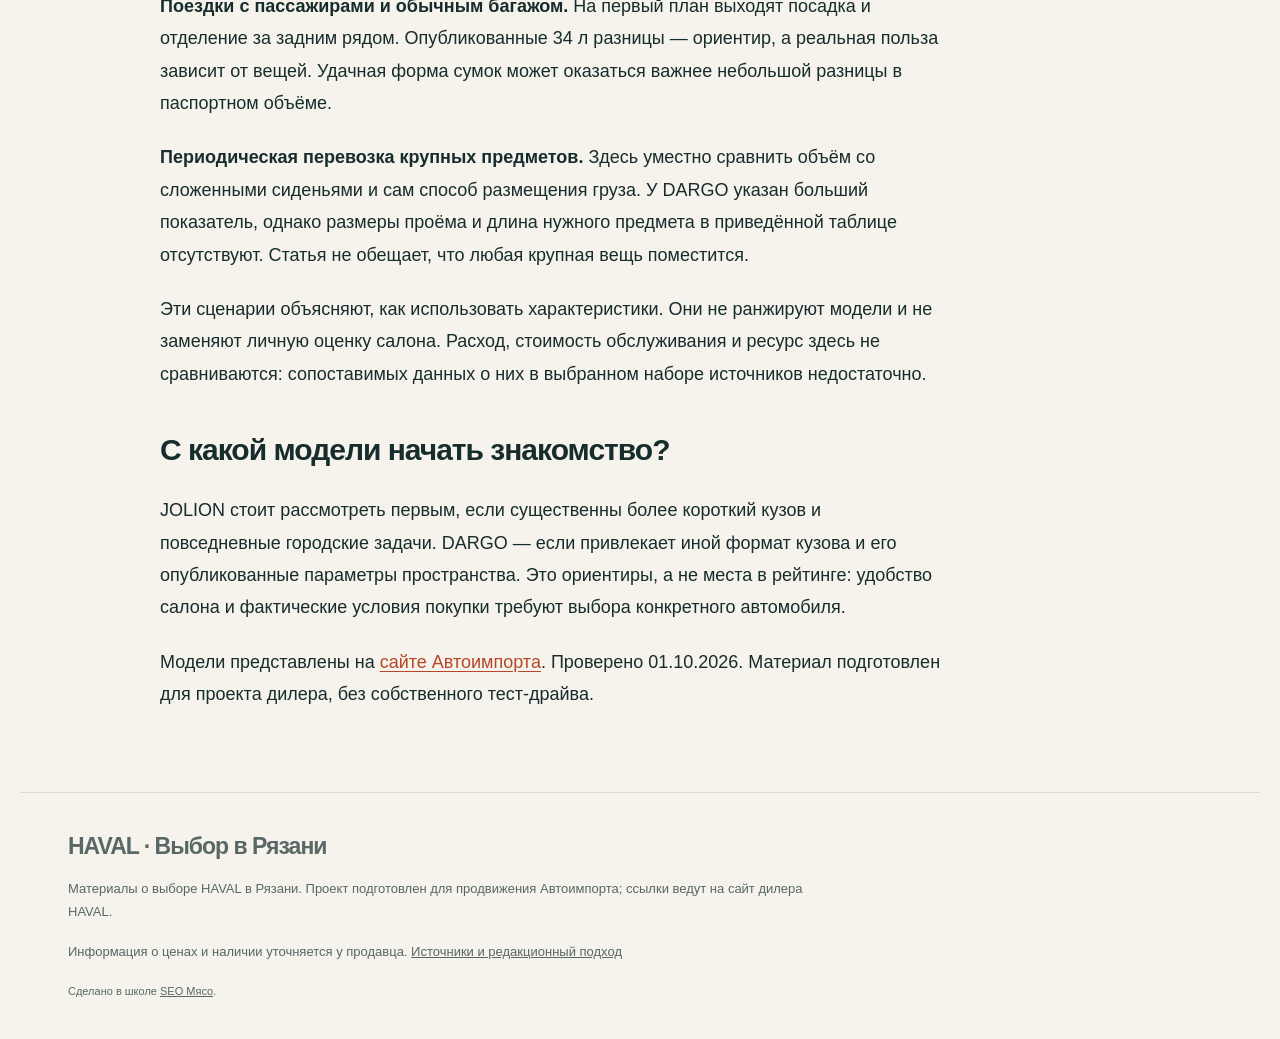
<file: haval-e1.html>
<!doctype html><html lang="ru"><head><meta charset="utf-8"><meta name="viewport" content="width=device-width,initial-scale=1"><title>HAVAL JOLION или DARGO: в чём разница и кому подойдёт каждая модель</title><meta name="description" content="HAVAL JOLION или DARGO: в чём разница и кому подойдёт каждая модель — подробный разбор по данным Автоимпорта в Рязани."><link rel="stylesheet" href="/style.css"><script src="/app.js" defer></script></head><body><header><a class="logo" href="/">HAVAL · ВЫБОР<span>Рязань / журнал покупателя</span></a><nav aria-label="Основное меню"><a href="/#guides">Материалы</a><a href="/about.html">О проекте</a></nav></header><main id="main"><div class="article-head"><a href="/#guides">← Все материалы</a><p class="eyebrow">HAVAL / Выбор автомобиля</p><h1>HAVAL JOLION или DARGO: в чём разница и кому подойдёт каждая модель</h1><p class="meta">Обновлено 1 октября 2026 · 763 слов · Источники дилера</p></div><article class="article-wide">
<p>По данным Автоимпорта, JOLION короче DARGO, а у DARGO больше указанные клиренс и объём багажника. Обе модели представлены в разных модификациях, поэтому сравнивать нужно выбранные версии. Для покупателя выбор начинается с размера автомобиля, задач поездок и бюджета. <a href="https://autoimport-haval.ru/models/haval-jolion/">JOLION</a>, <a href="https://autoimport-haval.ru/models/haval-dargo/">DARGO</a>.</p>
<figure><img src="/d7uptv0.webp" alt="HAVAL JOLION в движении по городской улице" loading="lazy" width="1490" height="840"><figcaption>HAVAL JOLION в движении по городской улице. <a href="https://autoimport-haval.ru/models/haval-jolion/">Источник: сайт дилера</a>. Оснащение зависит от версии.</figcaption></figure><aside class="toc"><strong>В статье</strong><a href="#section-2">Размеры и багажник</a><a href="#section-3">Двигатель и привод</a><a href="#section-4">Как сравнить стоимость без лишней путаницы</a><a href="#section-5">Пространство: почему четыре цифры полезнее одной</a><a href="#section-6">Размеры и привод решают разные вопросы</a><a href="#section-7">Три разумных сценария выбора</a><a href="#section-8">С какой модели начать знакомство?</a></aside>
<h2 id="section-2">Размеры и багажник</h2>
<div class="table"><table>
<tr><th>Параметр</th><th>JOLION</th><th>DARGO</th></tr>
<tr><td>Длина</td><td>4 472 мм</td><td>4 620 мм</td></tr>
<tr><td>Колёсная база</td><td>2 700 мм</td><td>2 738 мм</td></tr>
<tr><td>Багажник с поднятым задним рядом</td><td>337 л для приведённых DCT-версий</td><td>371 л в приведённых блоках</td></tr>
<tr><td>Багажник со сложенным рядом</td><td>1 133 л</td><td>1 404 л</td></tr>
</table></div>
<p>Разница в длине составляет 148 мм. Она может иметь значение для ограниченного парковочного места, но не позволяет сама по себе оценить манёвренность. Удобство парковки зависит также от обзора, камер, формы кузова и привычки водителя.</p>
<p>Багажник DARGO по указанным значениям больше на 34 л при поднятом ряде. Литраж не равен гарантированной вместимости конкретной коляски: важны форма отделения и размеры груза. Сопоставимой методики измерения на рассмотренных страницах не описано, поэтому это сравнение опубликованных данных.</p>
<h2 id="section-3">Двигатель и привод</h2>
<p>JOLION на странице дилера представлен с моторами 1,5 л и передним либо полным приводом. Для DARGO приведён двухлитровый турбомотор; присутствуют переднеприводные и полноприводные варианты. Покупать DARGO только потому, что все такие автомобили якобы полноприводные, — ошибочная предпосылка.</p>
<p>Для регулярных коротких городских маршрутов логично сначала решить вопрос размера и нужного оснащения. Для других задач важны конкретный привод и характеристики выбранной версии. Дорожные способности здесь не оценивались испытаниями.</p>
<h2 id="section-4">Как сравнить стоимость без лишней путаницы</h2>
<p>Сравнивайте одинаково сформированные предложения: автомобиль определённого года, комплектация, привод, способ оплаты и применимые выгоды. Начальная цена одной модели и цена старшей версии другой дают лишь грубый ориентир бюджета.</p>
<p>Если выбранные автомобили отличаются несколькими параметрами сразу, разницу в цене нельзя приписать только размеру кузова или полному приводу. Лучше выписать функции, ради которых рассматривается доплата, и оценить их полезность именно для своих поездок.</p>
<figure><img src="/d97mq08.webp" alt="Передняя часть HAVAL DARGO на загородной дороге" loading="lazy" width="1490" height="840"><figcaption>Передняя часть HAVAL DARGO на загородной дороге. <a href="https://autoimport-haval.ru/models/haval-dargo/">Источник: сайт дилера</a>. Оснащение зависит от версии.</figcaption></figure>
<h2 id="section-5">Пространство: почему четыре цифры полезнее одной</h2>
<p>У JOLION колёсная база 2 700 мм, у DARGO — 2 738 мм. Разница составляет 38 мм, тогда как кузов DARGO длиннее на 148 мм. Эти значения описывают геометрию автомобилей, но по ним нельзя вычислить прибавку места для ног пассажира: положение кресел и форма салона в расчёте не участвуют. Поэтому утверждение «длиннее на 148 мм — значит столько же места прибавилось сзади» было бы неверным.</p>
<p>С багажником важно сразу определить режим поездки. При поднятом заднем ряде сравниваются 337 и 371 л; при сложенном — 1 133 и 1 404 л. Во втором случае арифметическая разница составляет 271 л, но задние места используются иначе. Если автомобиль чаще ездит с семьёй, решающим будет отделение за поднятым рядом. Для перевозки объёмных вещей без задних пассажиров интересен второй режим. Это разные задачи, и сводить их к одному числу неудобно.</p>
<h2 id="section-6">Размеры и привод решают разные вопросы</h2>
<p>Длина кузова важна для парковочного места, привод — для выбора технической модификации, оснащение — для повседневного удобства. Увеличение одного параметра не заменяет другой. Например, больший багажник не даёт оснований ожидать вентиляцию кресла, а обозначение 4WD не говорит о диагонали экрана или материале обивки.</p>
<p>Для JOLION на дилерской странице встречается дорожный просвет 190 мм, для DARGO — 200 мм в соответствующих технических блоках. Разница в 10 мм относится к опубликованным характеристикам. Она не является результатом испытания на конкретной грунтовке и не позволяет обещать прохождение любого препятствия. Так же нельзя оценить комфорт подвески только по высоте автомобиля.</p>
<h2 id="section-7">Три разумных сценария выбора</h2>
<p><strong>Короткие городские поездки и ограниченная парковка.</strong> Сначала имеет смысл сопоставить размеры кузова с доступным местом. По длине JOLION компактнее. Затем рассматривается нужная коробка и функции салона; меньший кузов сам по себе не доказывает более удобную парковку для каждого водителя.</p>
<p><strong>Поездки с пассажирами и обычным багажом.</strong> На первый план выходят посадка и отделение за задним рядом. Опубликованные 34 л разницы — ориентир, а реальная польза зависит от вещей. Удачная форма сумок может оказаться важнее небольшой разницы в паспортном объёме.</p>
<p><strong>Периодическая перевозка крупных предметов.</strong> Здесь уместно сравнить объём со сложенными сиденьями и сам способ размещения груза. У DARGO указан больший показатель, однако размеры проёма и длина нужного предмета в приведённой таблице отсутствуют. Статья не обещает, что любая крупная вещь поместится.</p>
<p>Эти сценарии объясняют, как использовать характеристики. Они не ранжируют модели и не заменяют личную оценку салона. Расход, стоимость обслуживания и ресурс здесь не сравниваются: сопоставимых данных о них в выбранном наборе источников недостаточно.</p>
<h2 id="section-8">С какой модели начать знакомство?</h2>
<p>JOLION стоит рассмотреть первым, если существенны более короткий кузов и повседневные городские задачи. DARGO — если привлекает иной формат кузова и его опубликованные параметры пространства. Это ориентиры, а не места в рейтинге: удобство салона и фактические условия покупки требуют выбора конкретного автомобиля.</p>
<p>Модели представлены на <a href="https://autoimport-haval.ru/">сайте Автоимпорта</a>. Проверено 01.10.2026. Материал подготовлен для проекта дилера, без собственного тест-драйва.</p>
</article></main><footer><div class="logo">HAVAL · Выбор в Рязани</div><p>Материалы о выборе HAVAL в Рязани. Проект подготовлен для продвижения Автоимпорта; ссылки ведут на сайт дилера HAVAL.</p><p>Информация о ценах и наличии уточняется у продавца. <a href="/about.html">Источники и редакционный подход</a></p><small>Сделано в школе <a href="https://seomeat.ru/">SEO Мясо</a>.</small></footer></body></html>
</file>
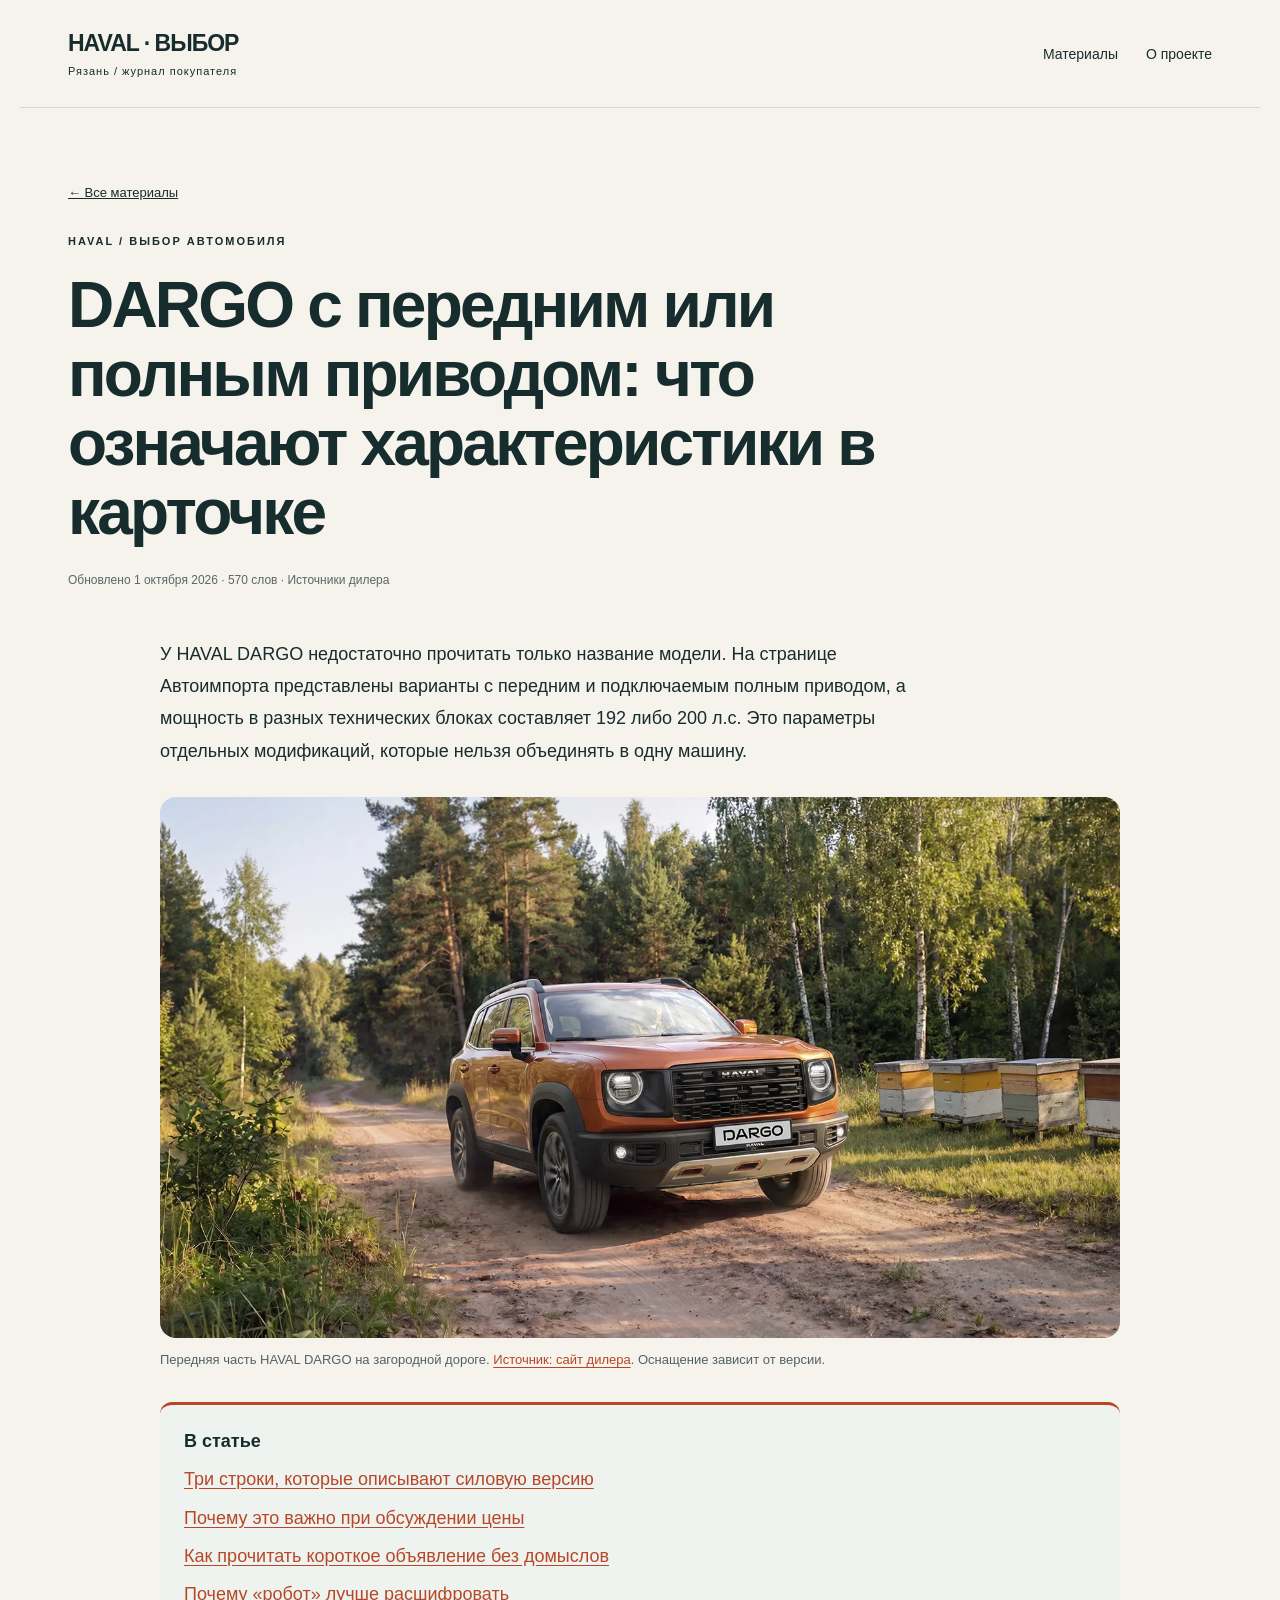
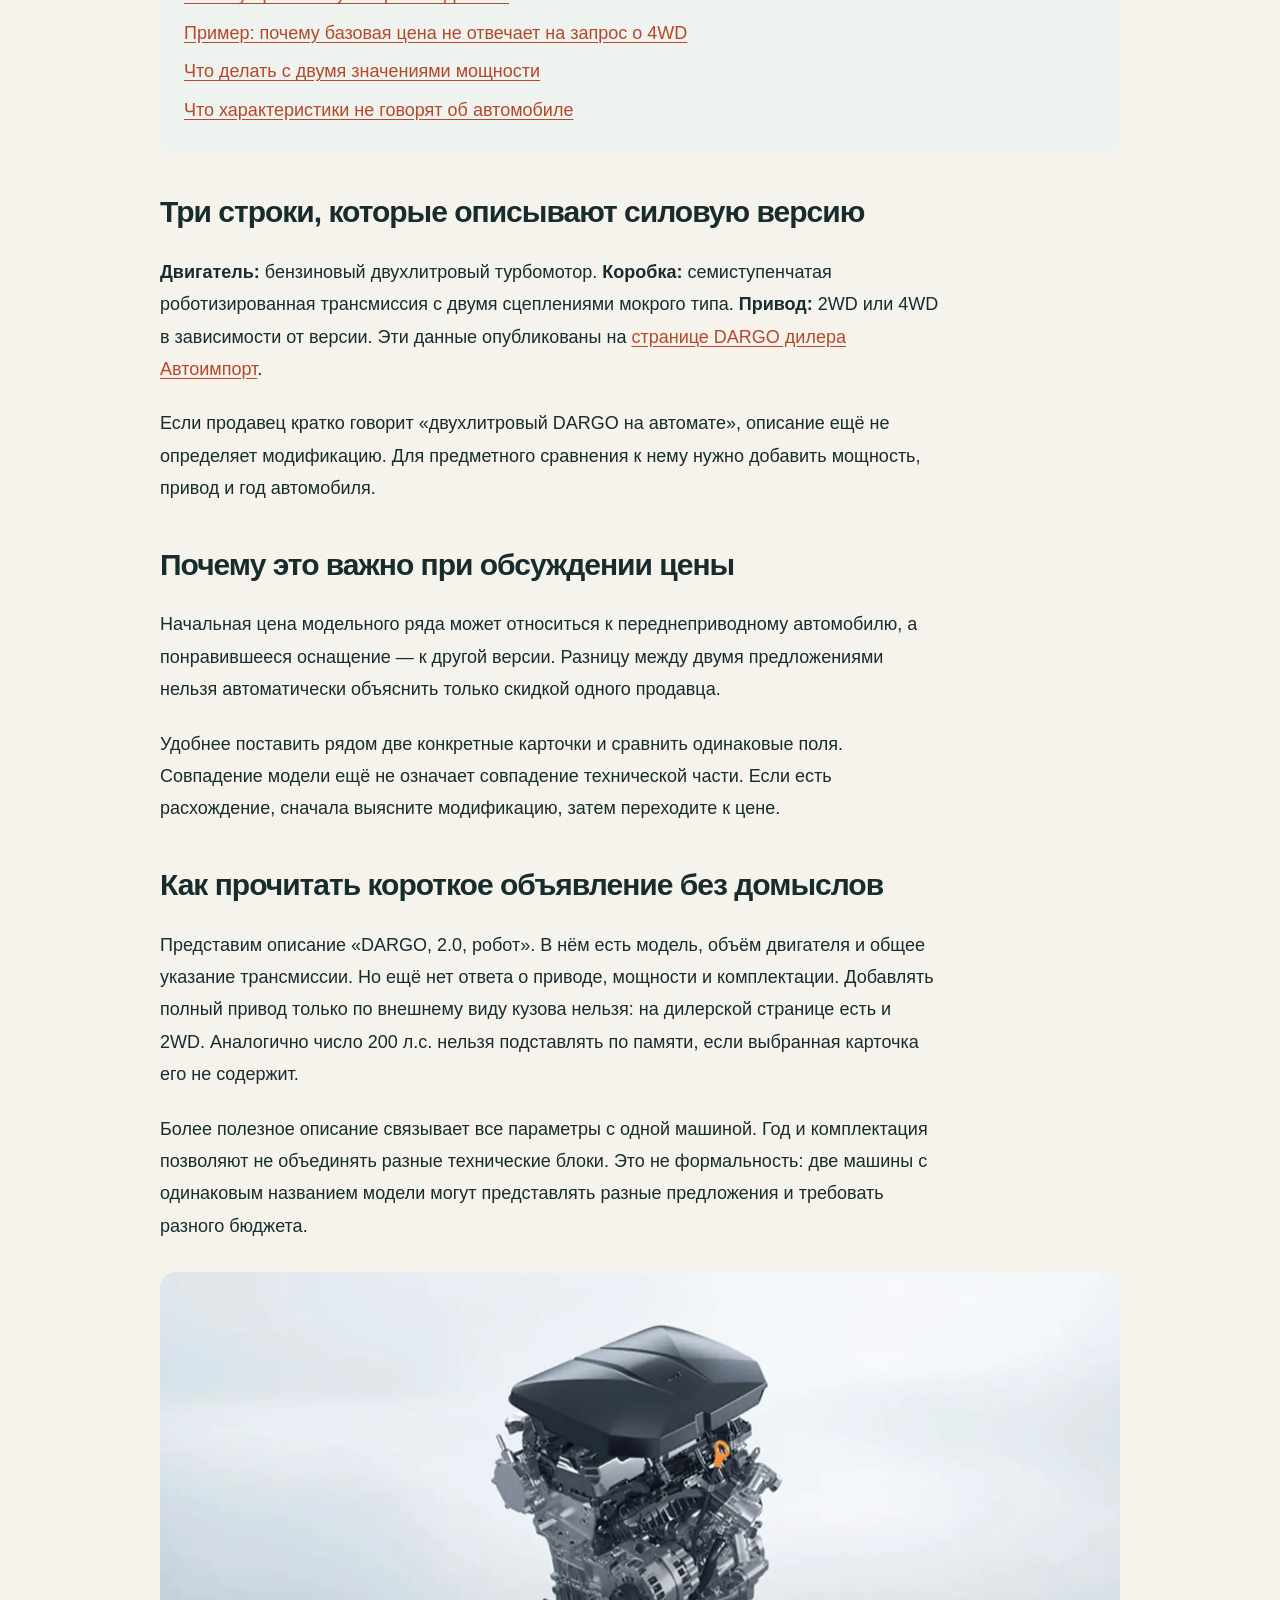
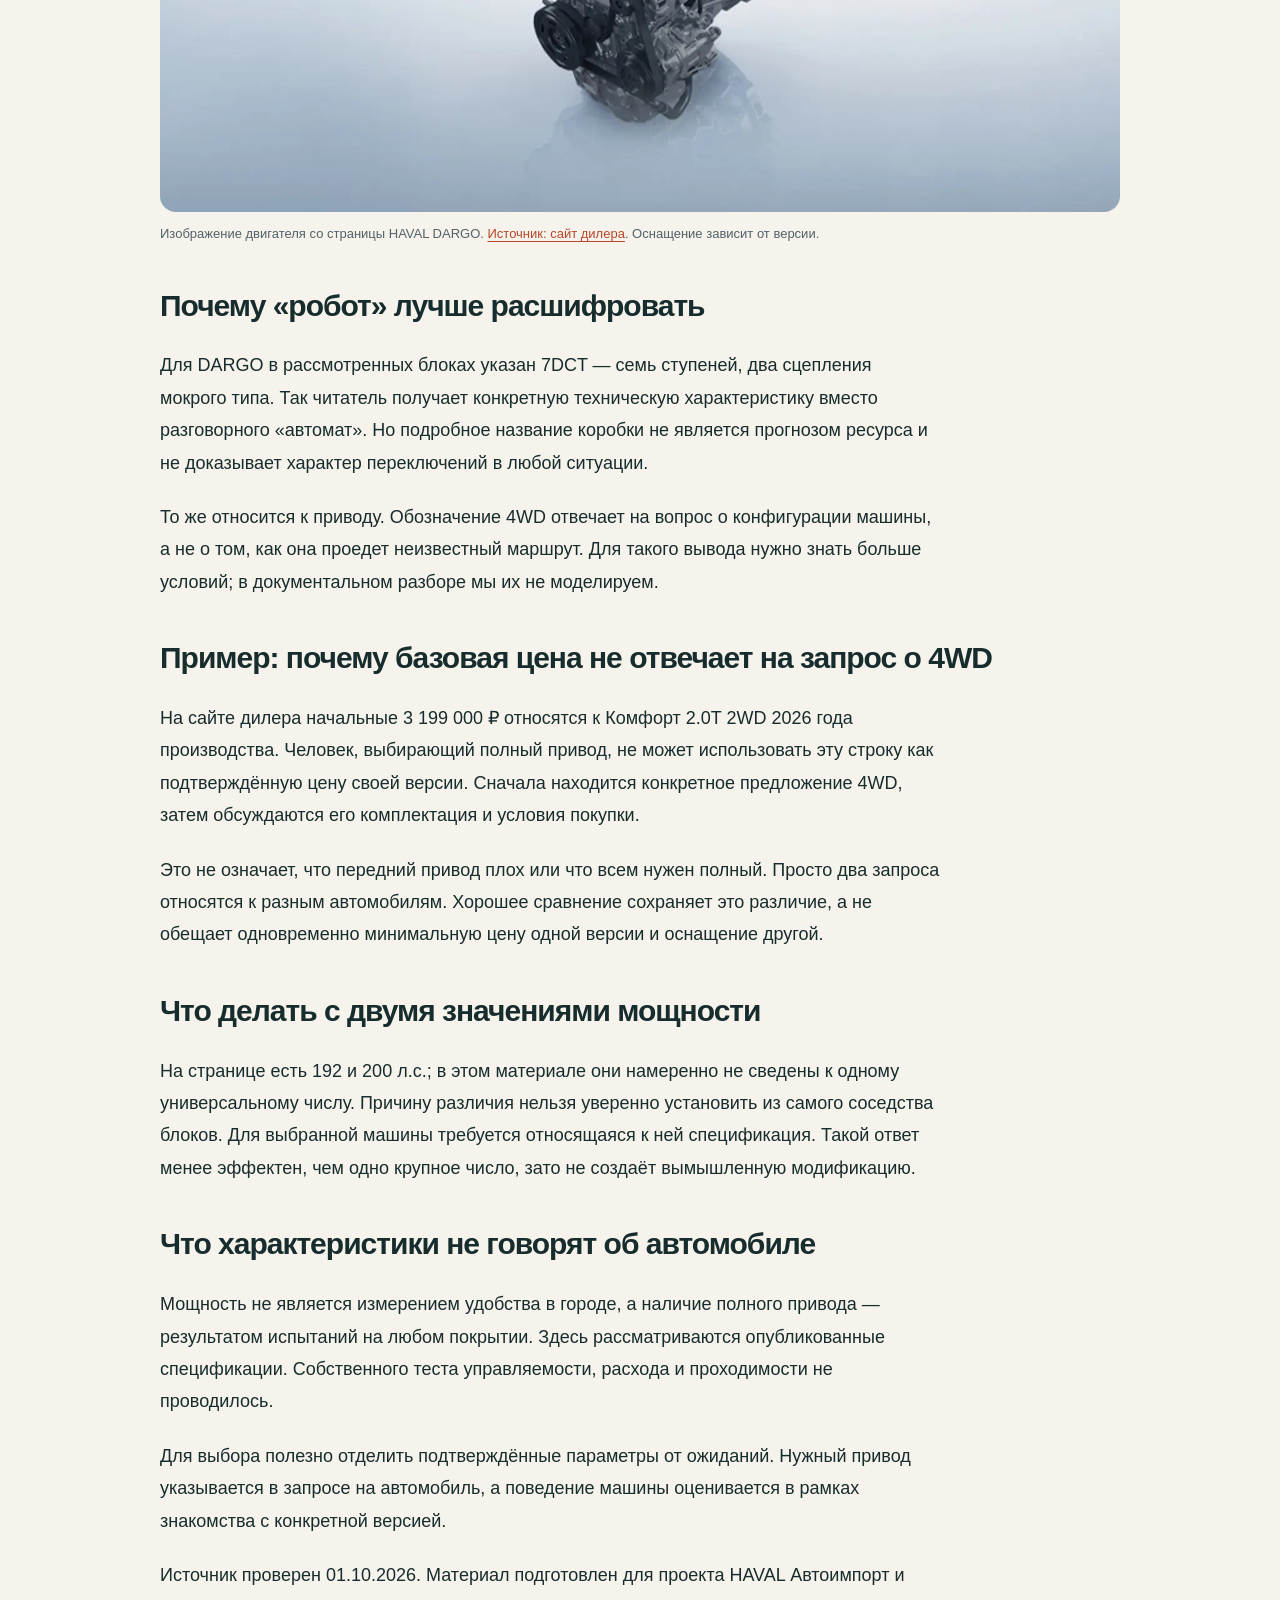
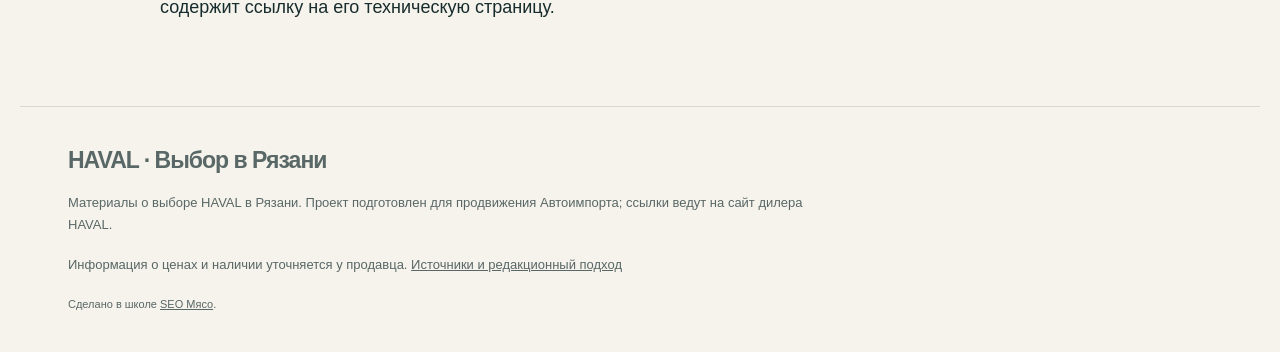
<file: haval-f2-telegraph.html>
<!doctype html><html lang="ru"><head><meta charset="utf-8"><meta name="viewport" content="width=device-width,initial-scale=1"><title>DARGO с передним или полным приводом: что означают характеристики в карточке</title><meta name="description" content="DARGO с передним или полным приводом: что означают характеристики в карточке — подробный разбор по данным Автоимпорта в Рязани."><link rel="stylesheet" href="/style.css"><script src="/app.js" defer></script></head><body><header><a class="logo" href="/">HAVAL · ВЫБОР<span>Рязань / журнал покупателя</span></a><nav aria-label="Основное меню"><a href="/#guides">Материалы</a><a href="/about.html">О проекте</a></nav></header><main id="main"><div class="article-head"><a href="/#guides">← Все материалы</a><p class="eyebrow">HAVAL / Выбор автомобиля</p><h1>DARGO с передним или полным приводом: что означают характеристики в карточке</h1><p class="meta">Обновлено 1 октября 2026 · 570 слов · Источники дилера</p></div><article class="article-wide">
<p>У HAVAL DARGO недостаточно прочитать только название модели. На странице Автоимпорта представлены варианты с передним и подключаемым полным приводом, а мощность в разных технических блоках составляет 192 либо 200 л.с. Это параметры отдельных модификаций, которые нельзя объединять в одну машину.</p>
<figure><img src="/d97mq08.webp" alt="Передняя часть HAVAL DARGO на загородной дороге" loading="lazy" width="1490" height="840"><figcaption>Передняя часть HAVAL DARGO на загородной дороге. <a href="https://autoimport-haval.ru/models/haval-dargo/">Источник: сайт дилера</a>. Оснащение зависит от версии.</figcaption></figure><aside class="toc"><strong>В статье</strong><a href="#section-2">Три строки, которые описывают силовую версию</a><a href="#section-3">Почему это важно при обсуждении цены</a><a href="#section-4">Как прочитать короткое объявление без домыслов</a><a href="#section-5">Почему «робот» лучше расшифровать</a><a href="#section-6">Пример: почему базовая цена не отвечает на запрос о 4WD</a><a href="#section-7">Что делать с двумя значениями мощности</a><a href="#section-8">Что характеристики не говорят об автомобиле</a></aside>
<h2 id="section-2">Три строки, которые описывают силовую версию</h2>
<p><strong>Двигатель:</strong> бензиновый двухлитровый турбомотор. <strong>Коробка:</strong> семиступенчатая роботизированная трансмиссия с двумя сцеплениями мокрого типа. <strong>Привод:</strong> 2WD или 4WD в зависимости от версии. Эти данные опубликованы на <a href="https://autoimport-haval.ru/models/haval-dargo/">странице DARGO дилера Автоимпорт</a>.</p>
<p>Если продавец кратко говорит «двухлитровый DARGO на автомате», описание ещё не определяет модификацию. Для предметного сравнения к нему нужно добавить мощность, привод и год автомобиля.</p>
<h2 id="section-3">Почему это важно при обсуждении цены</h2>
<p>Начальная цена модельного ряда может относиться к переднеприводному автомобилю, а понравившееся оснащение — к другой версии. Разницу между двумя предложениями нельзя автоматически объяснить только скидкой одного продавца.</p>
<p>Удобнее поставить рядом две конкретные карточки и сравнить одинаковые поля. Совпадение модели ещё не означает совпадение технической части. Если есть расхождение, сначала выясните модификацию, затем переходите к цене.</p>
<h2 id="section-4">Как прочитать короткое объявление без домыслов</h2>
<p>Представим описание «DARGO, 2.0, робот». В нём есть модель, объём двигателя и общее указание трансмиссии. Но ещё нет ответа о приводе, мощности и комплектации. Добавлять полный привод только по внешнему виду кузова нельзя: на дилерской странице есть и 2WD. Аналогично число 200 л.с. нельзя подставлять по памяти, если выбранная карточка его не содержит.</p>
<p>Более полезное описание связывает все параметры с одной машиной. Год и комплектация позволяют не объединять разные технические блоки. Это не формальность: две машины с одинаковым названием модели могут представлять разные предложения и требовать разного бюджета.</p>
<figure><img src="/d7cekjg.webp" alt="Изображение двигателя со страницы HAVAL DARGO" loading="lazy" width="1536" height="864"><figcaption>Изображение двигателя со страницы HAVAL DARGO. <a href="https://autoimport-haval.ru/models/haval-dargo/">Источник: сайт дилера</a>. Оснащение зависит от версии.</figcaption></figure>
<h2 id="section-5">Почему «робот» лучше расшифровать</h2>
<p>Для DARGO в рассмотренных блоках указан 7DCT — семь ступеней, два сцепления мокрого типа. Так читатель получает конкретную техническую характеристику вместо разговорного «автомат». Но подробное название коробки не является прогнозом ресурса и не доказывает характер переключений в любой ситуации.</p>
<p>То же относится к приводу. Обозначение 4WD отвечает на вопрос о конфигурации машины, а не о том, как она проедет неизвестный маршрут. Для такого вывода нужно знать больше условий; в документальном разборе мы их не моделируем.</p>
<h2 id="section-6">Пример: почему базовая цена не отвечает на запрос о 4WD</h2>
<p>На сайте дилера начальные 3 199 000 ₽ относятся к Комфорт 2.0T 2WD 2026 года производства. Человек, выбирающий полный привод, не может использовать эту строку как подтверждённую цену своей версии. Сначала находится конкретное предложение 4WD, затем обсуждаются его комплектация и условия покупки.</p>
<p>Это не означает, что передний привод плох или что всем нужен полный. Просто два запроса относятся к разным автомобилям. Хорошее сравнение сохраняет это различие, а не обещает одновременно минимальную цену одной версии и оснащение другой.</p>
<h2 id="section-7">Что делать с двумя значениями мощности</h2>
<p>На странице есть 192 и 200 л.с.; в этом материале они намеренно не сведены к одному универсальному числу. Причину различия нельзя уверенно установить из самого соседства блоков. Для выбранной машины требуется относящаяся к ней спецификация. Такой ответ менее эффектен, чем одно крупное число, зато не создаёт вымышленную модификацию.</p>
<h2 id="section-8">Что характеристики не говорят об автомобиле</h2>
<p>Мощность не является измерением удобства в городе, а наличие полного привода — результатом испытаний на любом покрытии. Здесь рассматриваются опубликованные спецификации. Собственного теста управляемости, расхода и проходимости не проводилось.</p>
<p>Для выбора полезно отделить подтверждённые параметры от ожиданий. Нужный привод указывается в запросе на автомобиль, а поведение машины оценивается в рамках знакомства с конкретной версией.</p>
<p>Источник проверен 01.10.2026. Материал подготовлен для проекта HAVAL Автоимпорт и содержит ссылку на его техническую страницу.</p>
</article></main><footer><div class="logo">HAVAL · Выбор в Рязани</div><p>Материалы о выборе HAVAL в Рязани. Проект подготовлен для продвижения Автоимпорта; ссылки ведут на сайт дилера HAVAL.</p><p>Информация о ценах и наличии уточняется у продавца. <a href="/about.html">Источники и редакционный подход</a></p><small>Сделано в школе <a href="https://seomeat.ru/">SEO Мясо</a>.</small></footer></body></html>
</file>
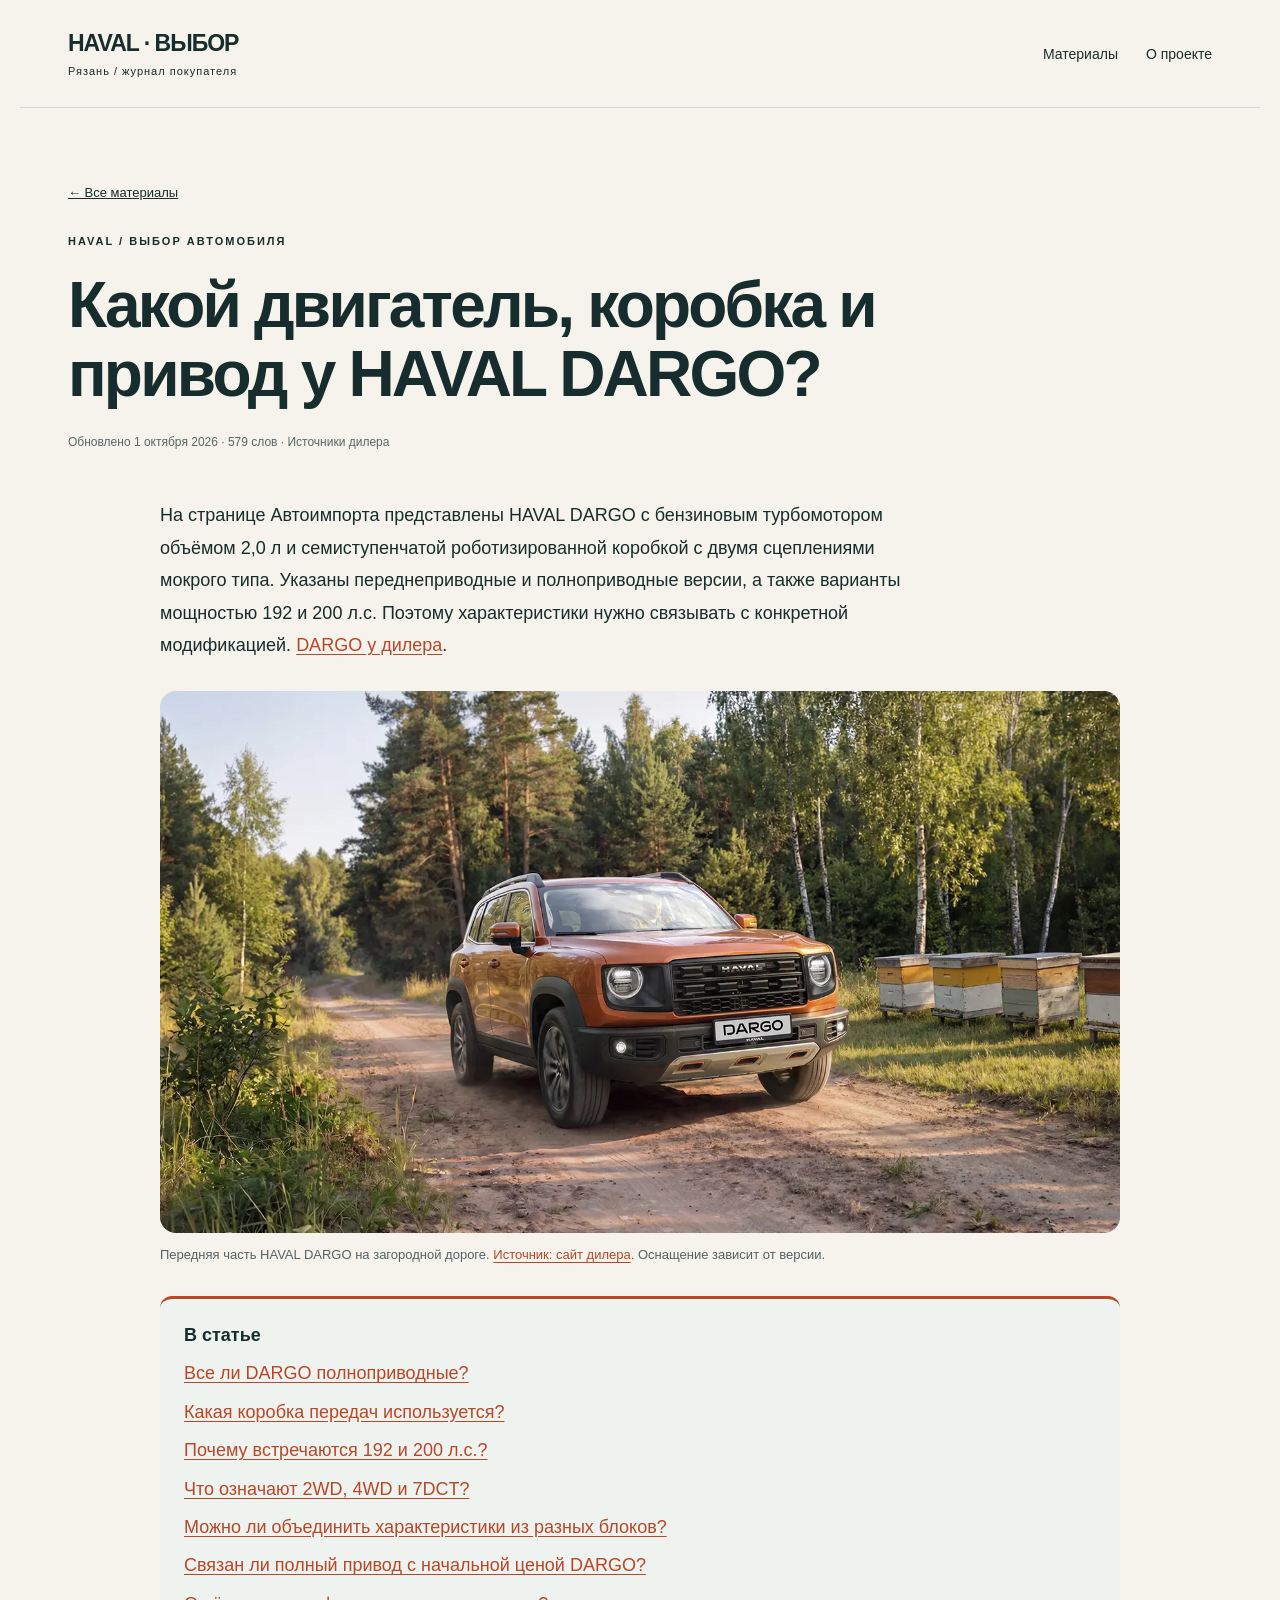
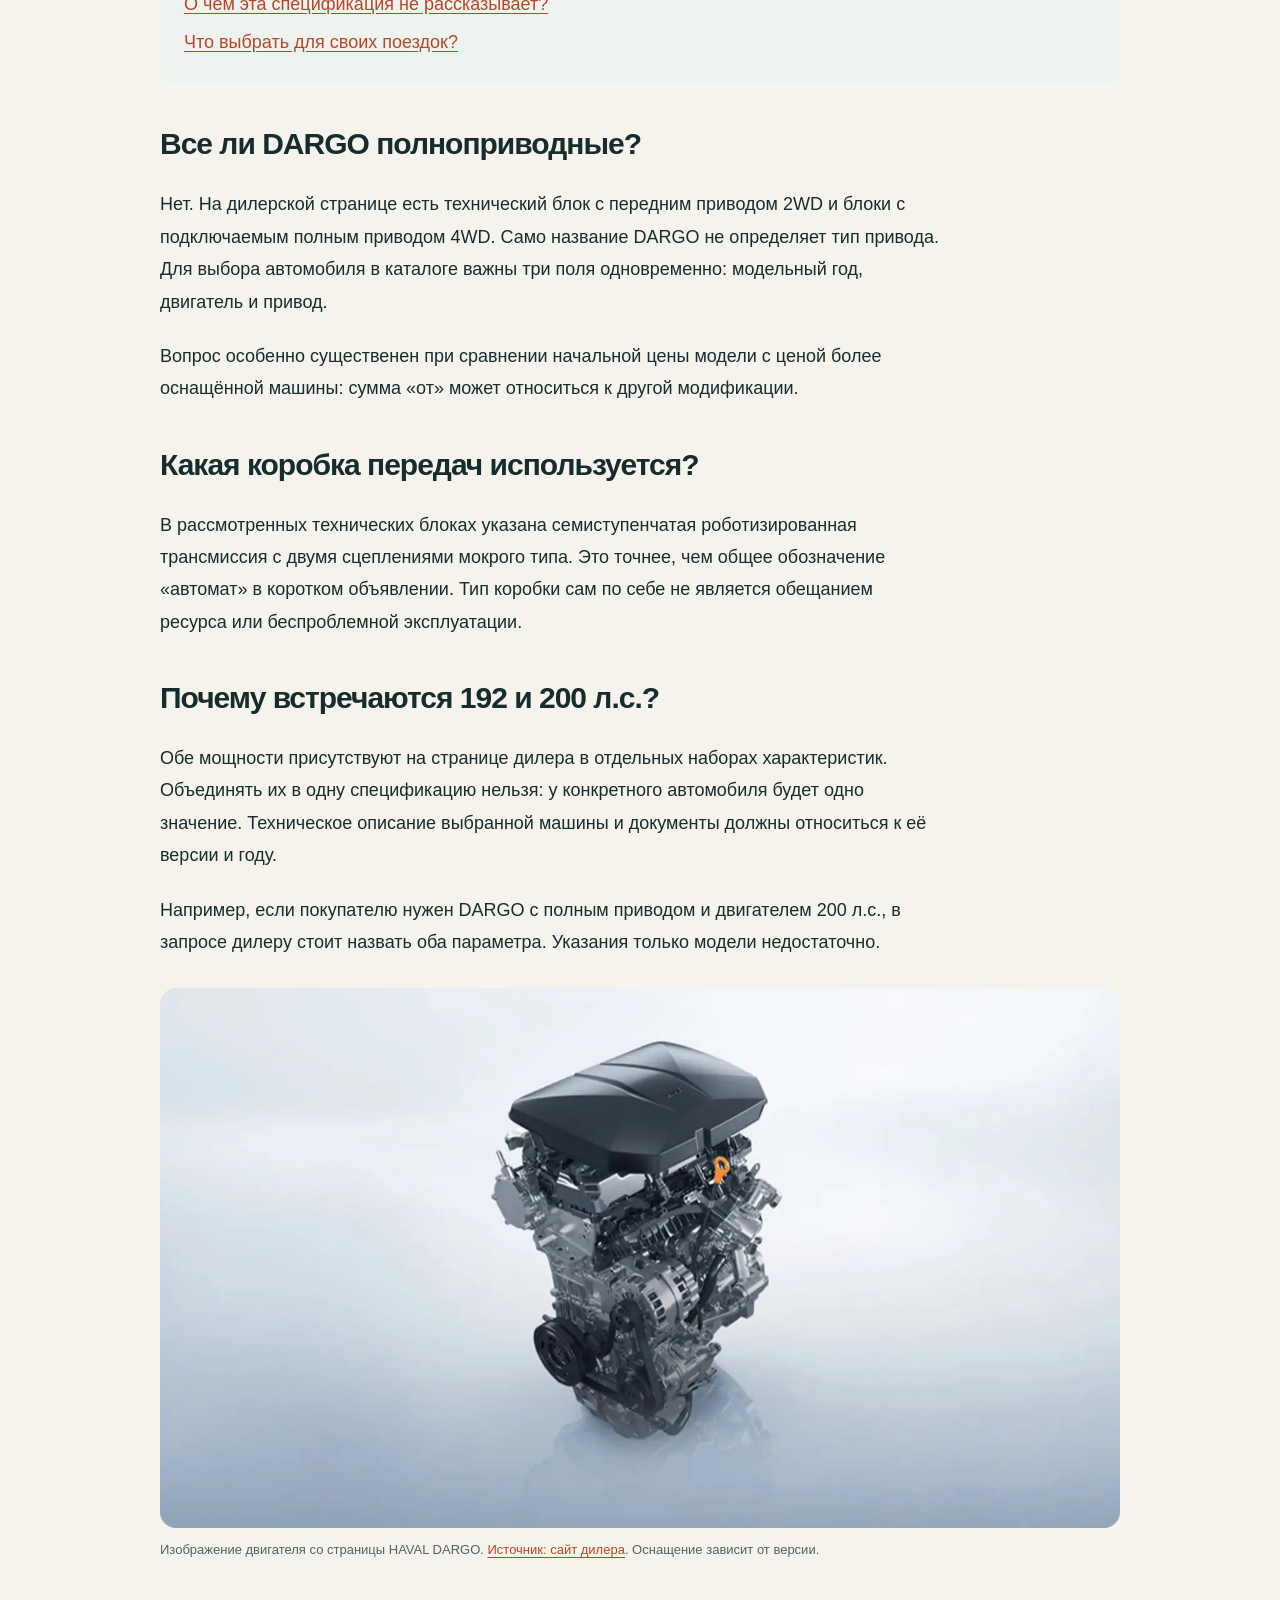
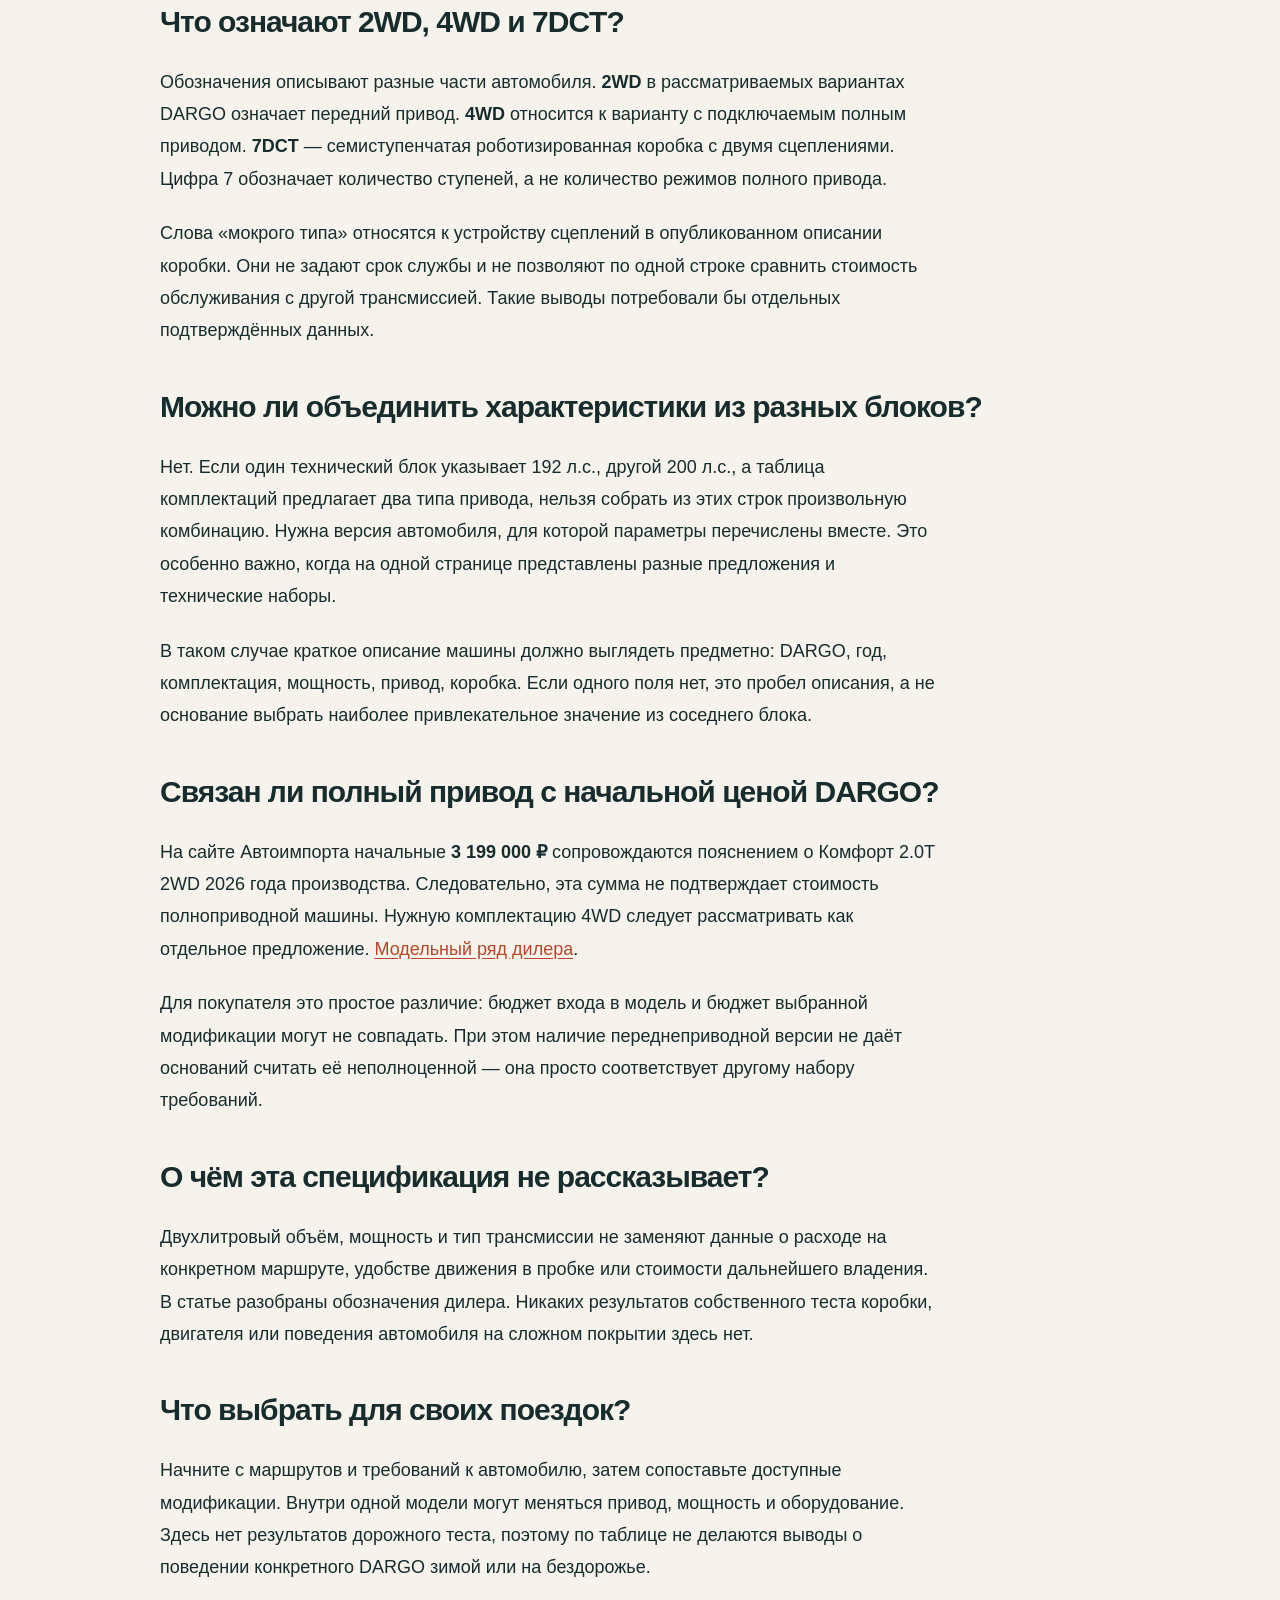
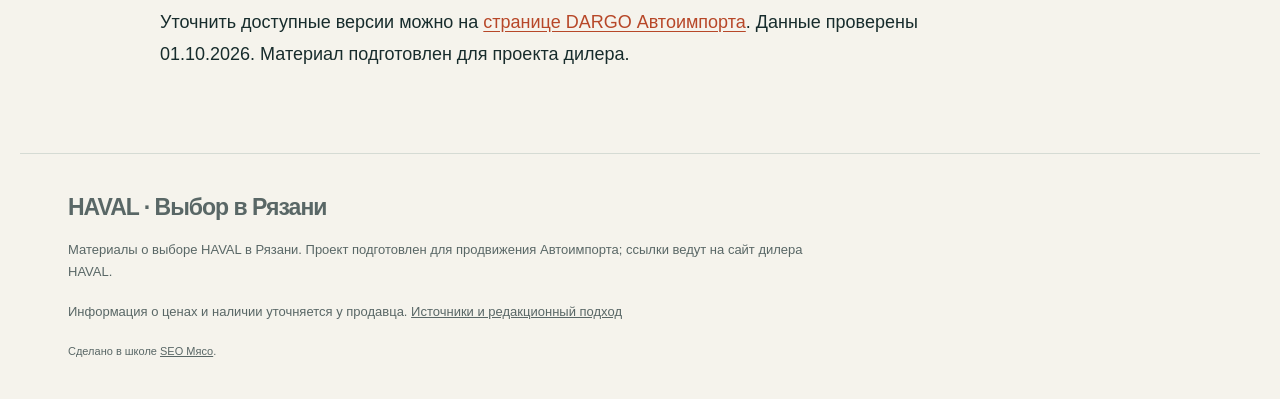
<file: haval-f2.html>
<!doctype html><html lang="ru"><head><meta charset="utf-8"><meta name="viewport" content="width=device-width,initial-scale=1"><title>Какой двигатель, коробка и привод у HAVAL DARGO?</title><meta name="description" content="Какой двигатель, коробка и привод у HAVAL DARGO? — подробный разбор по данным Автоимпорта в Рязани."><link rel="stylesheet" href="/style.css"><script src="/app.js" defer></script></head><body><header><a class="logo" href="/">HAVAL · ВЫБОР<span>Рязань / журнал покупателя</span></a><nav aria-label="Основное меню"><a href="/#guides">Материалы</a><a href="/about.html">О проекте</a></nav></header><main id="main"><div class="article-head"><a href="/#guides">← Все материалы</a><p class="eyebrow">HAVAL / Выбор автомобиля</p><h1>Какой двигатель, коробка и привод у HAVAL DARGO?</h1><p class="meta">Обновлено 1 октября 2026 · 579 слов · Источники дилера</p></div><article class="article-wide">
<p>На странице Автоимпорта представлены HAVAL DARGO с бензиновым турбомотором объёмом 2,0 л и семиступенчатой роботизированной коробкой с двумя сцеплениями мокрого типа. Указаны переднеприводные и полноприводные версии, а также варианты мощностью 192 и 200 л.с. Поэтому характеристики нужно связывать с конкретной модификацией. <a href="https://autoimport-haval.ru/models/haval-dargo/">DARGO у дилера</a>.</p>
<figure><img src="/d97mq08.webp" alt="Передняя часть HAVAL DARGO на загородной дороге" loading="lazy" width="1490" height="840"><figcaption>Передняя часть HAVAL DARGO на загородной дороге. <a href="https://autoimport-haval.ru/models/haval-dargo/">Источник: сайт дилера</a>. Оснащение зависит от версии.</figcaption></figure><aside class="toc"><strong>В статье</strong><a href="#section-2">Все ли DARGO полноприводные?</a><a href="#section-3">Какая коробка передач используется?</a><a href="#section-4">Почему встречаются 192 и 200 л.с.?</a><a href="#section-5">Что означают 2WD, 4WD и 7DCT?</a><a href="#section-6">Можно ли объединить характеристики из разных блоков?</a><a href="#section-7">Связан ли полный привод с начальной ценой DARGO?</a><a href="#section-8">О чём эта спецификация не рассказывает?</a><a href="#section-9">Что выбрать для своих поездок?</a></aside>
<h2 id="section-2">Все ли DARGO полноприводные?</h2>
<p>Нет. На дилерской странице есть технический блок с передним приводом 2WD и блоки с подключаемым полным приводом 4WD. Само название DARGO не определяет тип привода. Для выбора автомобиля в каталоге важны три поля одновременно: модельный год, двигатель и привод.</p>
<p>Вопрос особенно существенен при сравнении начальной цены модели с ценой более оснащённой машины: сумма «от» может относиться к другой модификации.</p>
<h2 id="section-3">Какая коробка передач используется?</h2>
<p>В рассмотренных технических блоках указана семиступенчатая роботизированная трансмиссия с двумя сцеплениями мокрого типа. Это точнее, чем общее обозначение «автомат» в коротком объявлении. Тип коробки сам по себе не является обещанием ресурса или беспроблемной эксплуатации.</p>
<h2 id="section-4">Почему встречаются 192 и 200 л.с.?</h2>
<p>Обе мощности присутствуют на странице дилера в отдельных наборах характеристик. Объединять их в одну спецификацию нельзя: у конкретного автомобиля будет одно значение. Техническое описание выбранной машины и документы должны относиться к её версии и году.</p>
<p>Например, если покупателю нужен DARGO с полным приводом и двигателем 200 л.с., в запросе дилеру стоит назвать оба параметра. Указания только модели недостаточно.</p>
<figure><img src="/d7cekjg.webp" alt="Изображение двигателя со страницы HAVAL DARGO" loading="lazy" width="1536" height="864"><figcaption>Изображение двигателя со страницы HAVAL DARGO. <a href="https://autoimport-haval.ru/models/haval-dargo/">Источник: сайт дилера</a>. Оснащение зависит от версии.</figcaption></figure>
<h2 id="section-5">Что означают 2WD, 4WD и 7DCT?</h2>
<p>Обозначения описывают разные части автомобиля. <strong>2WD</strong> в рассматриваемых вариантах DARGO означает передний привод. <strong>4WD</strong> относится к варианту с подключаемым полным приводом. <strong>7DCT</strong> — семиступенчатая роботизированная коробка с двумя сцеплениями. Цифра 7 обозначает количество ступеней, а не количество режимов полного привода.</p>
<p>Слова «мокрого типа» относятся к устройству сцеплений в опубликованном описании коробки. Они не задают срок службы и не позволяют по одной строке сравнить стоимость обслуживания с другой трансмиссией. Такие выводы потребовали бы отдельных подтверждённых данных.</p>
<h2 id="section-6">Можно ли объединить характеристики из разных блоков?</h2>
<p>Нет. Если один технический блок указывает 192 л.с., другой 200 л.с., а таблица комплектаций предлагает два типа привода, нельзя собрать из этих строк произвольную комбинацию. Нужна версия автомобиля, для которой параметры перечислены вместе. Это особенно важно, когда на одной странице представлены разные предложения и технические наборы.</p>
<p>В таком случае краткое описание машины должно выглядеть предметно: DARGO, год, комплектация, мощность, привод, коробка. Если одного поля нет, это пробел описания, а не основание выбрать наиболее привлекательное значение из соседнего блока.</p>
<h2 id="section-7">Связан ли полный привод с начальной ценой DARGO?</h2>
<p>На сайте Автоимпорта начальные <strong>3 199 000 ₽</strong> сопровождаются пояснением о Комфорт 2.0T 2WD 2026 года производства. Следовательно, эта сумма не подтверждает стоимость полноприводной машины. Нужную комплектацию 4WD следует рассматривать как отдельное предложение. <a href="https://autoimport-haval.ru/">Модельный ряд дилера</a>.</p>
<p>Для покупателя это простое различие: бюджет входа в модель и бюджет выбранной модификации могут не совпадать. При этом наличие переднеприводной версии не даёт оснований считать её неполноценной — она просто соответствует другому набору требований.</p>
<h2 id="section-8">О чём эта спецификация не рассказывает?</h2>
<p>Двухлитровый объём, мощность и тип трансмиссии не заменяют данные о расходе на конкретном маршруте, удобстве движения в пробке или стоимости дальнейшего владения. В статье разобраны обозначения дилера. Никаких результатов собственного теста коробки, двигателя или поведения автомобиля на сложном покрытии здесь нет.</p>
<h2 id="section-9">Что выбрать для своих поездок?</h2>
<p>Начните с маршрутов и требований к автомобилю, затем сопоставьте доступные модификации. Внутри одной модели могут меняться привод, мощность и оборудование. Здесь нет результатов дорожного теста, поэтому по таблице не делаются выводы о поведении конкретного DARGO зимой или на бездорожье.</p>
<p>Уточнить доступные версии можно на <a href="https://autoimport-haval.ru/models/haval-dargo/">странице DARGO Автоимпорта</a>. Данные проверены 01.10.2026. Материал подготовлен для проекта дилера.</p>
</article></main><footer><div class="logo">HAVAL · Выбор в Рязани</div><p>Материалы о выборе HAVAL в Рязани. Проект подготовлен для продвижения Автоимпорта; ссылки ведут на сайт дилера HAVAL.</p><p>Информация о ценах и наличии уточняется у продавца. <a href="/about.html">Источники и редакционный подход</a></p><small>Сделано в школе <a href="https://seomeat.ru/">SEO Мясо</a>.</small></footer></body></html>
</file>
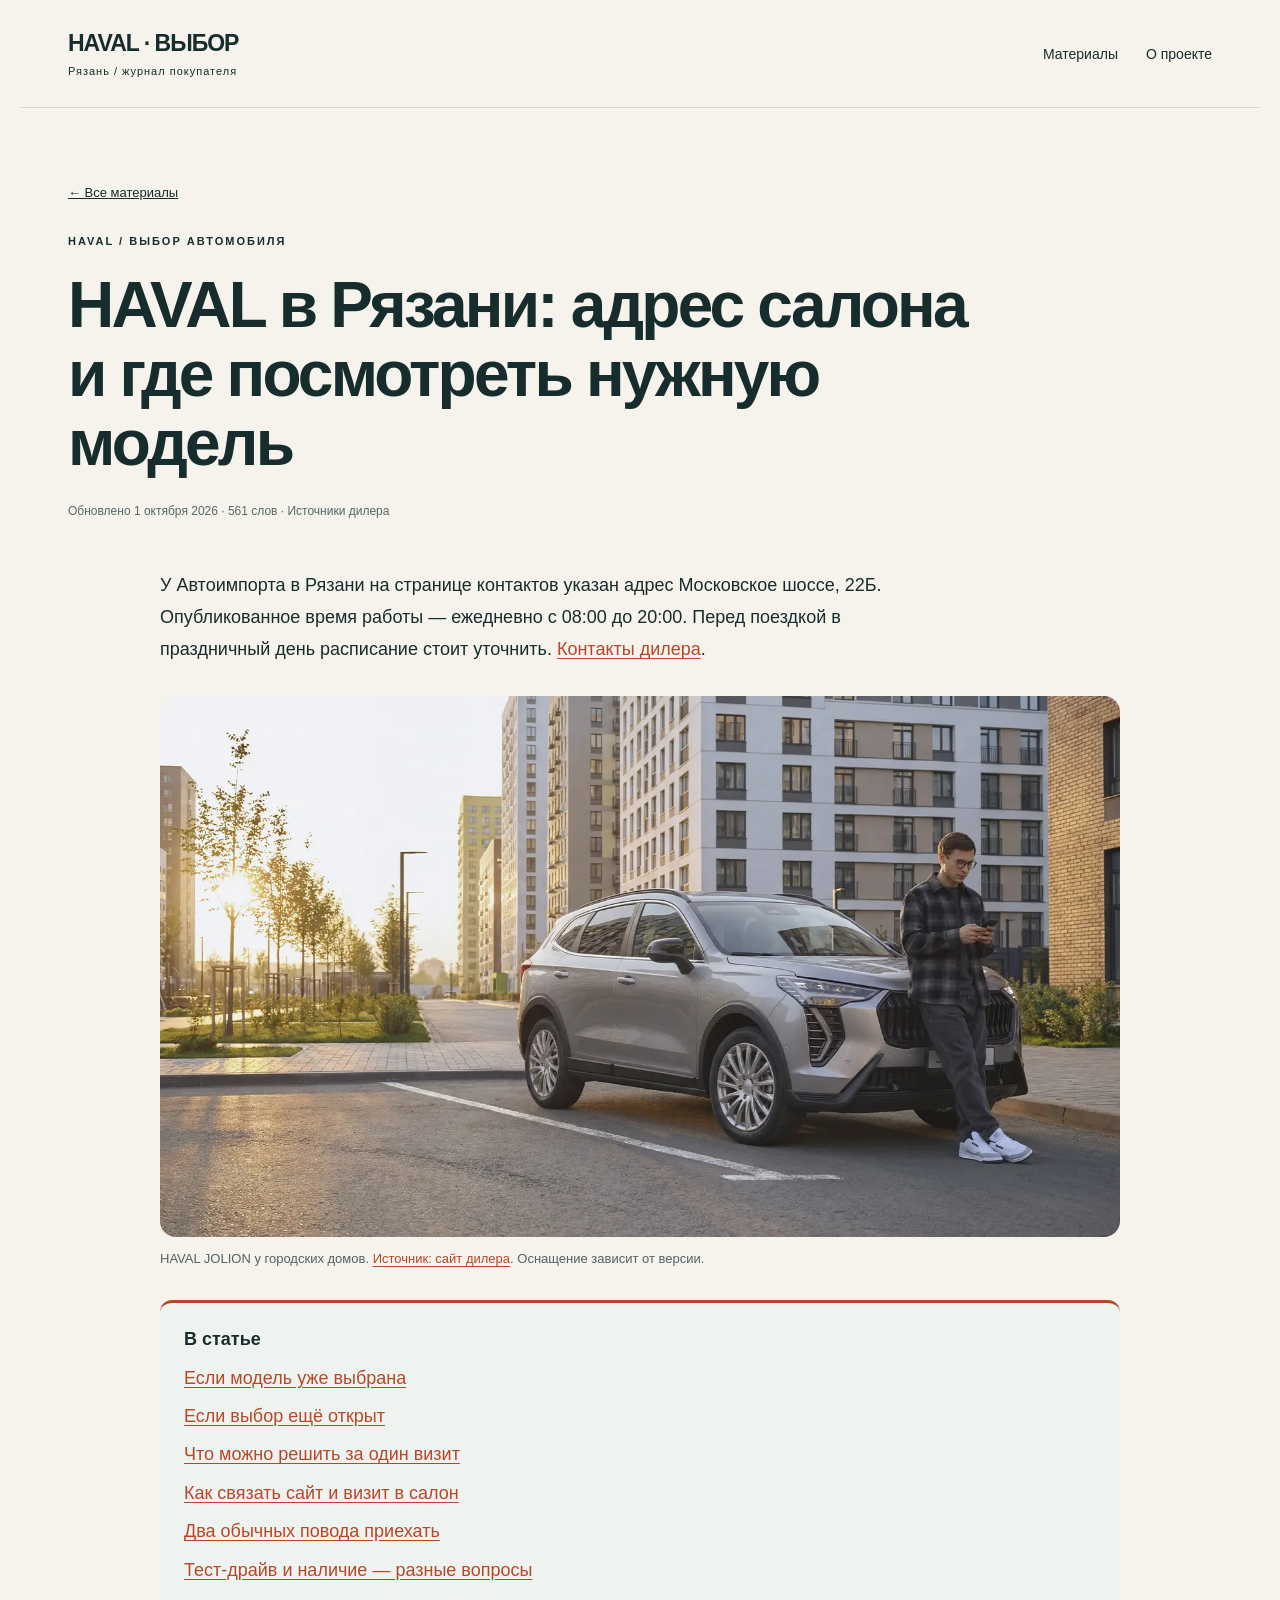
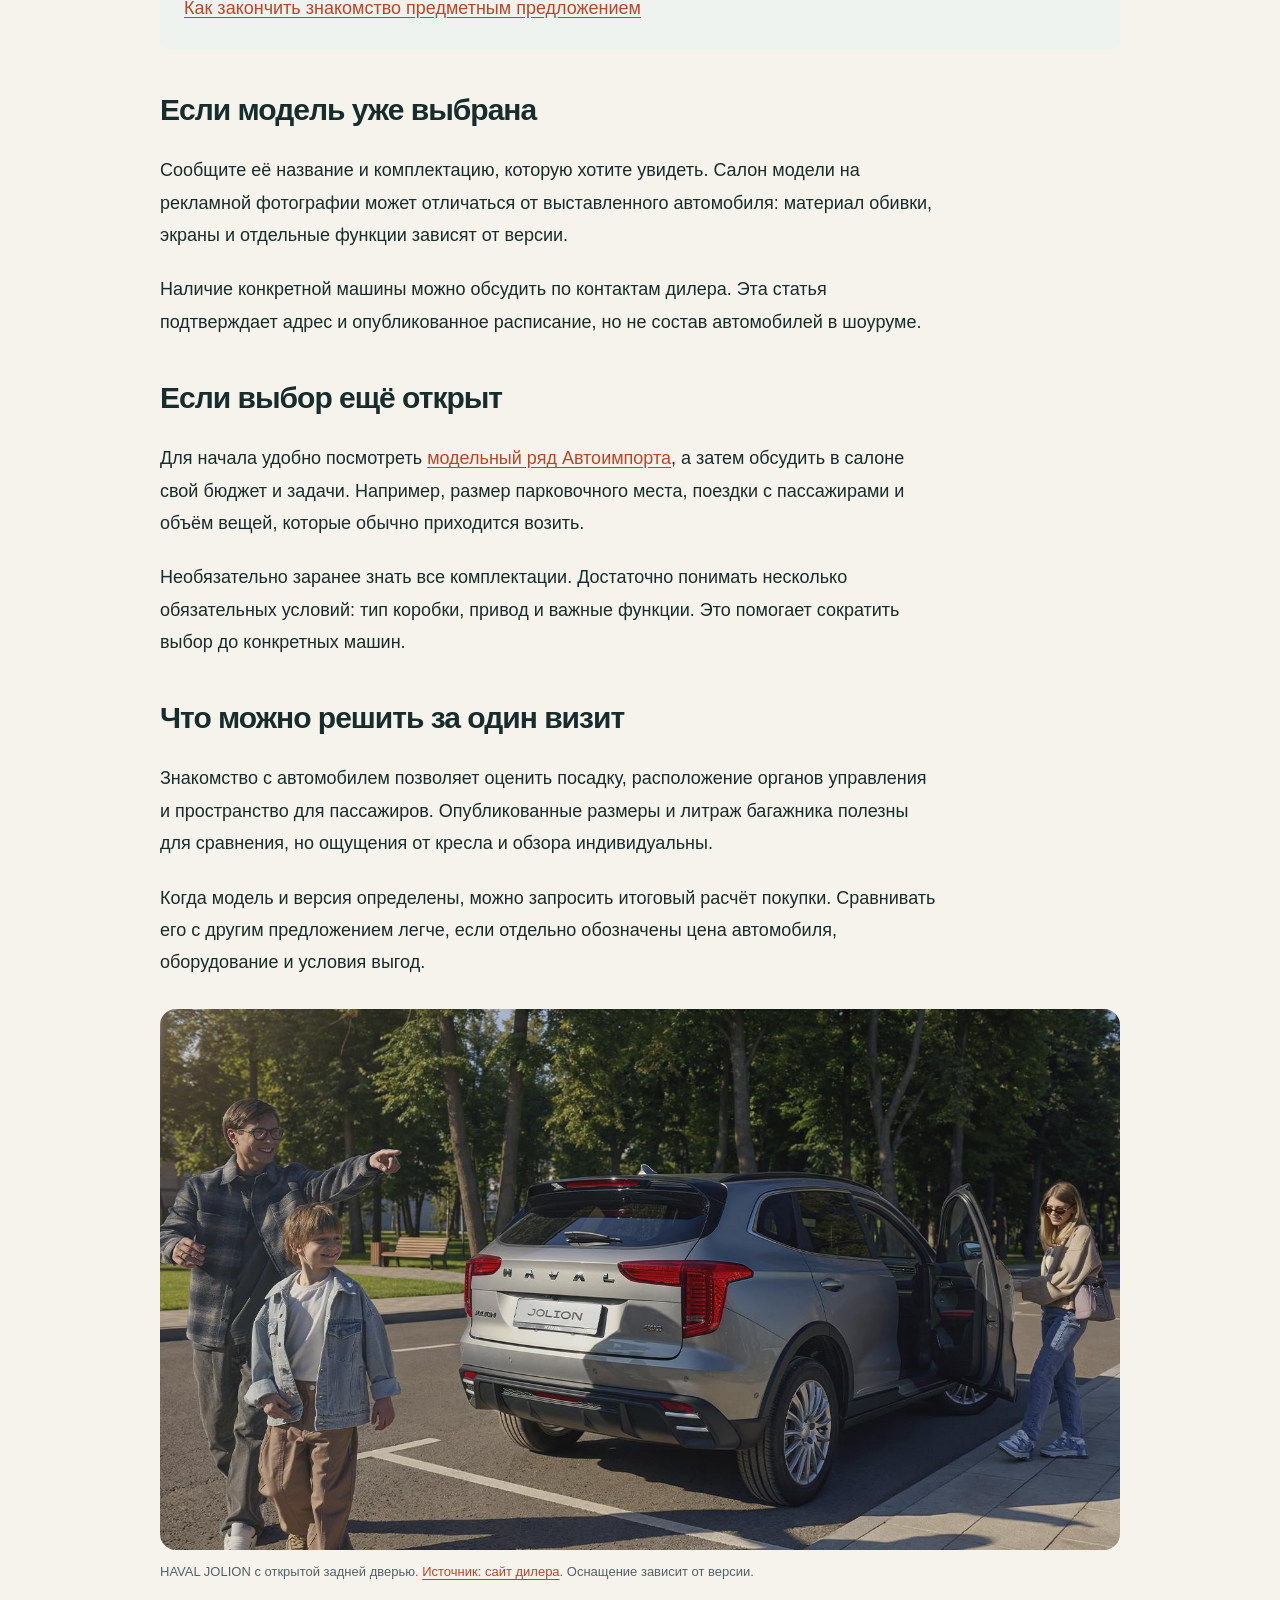
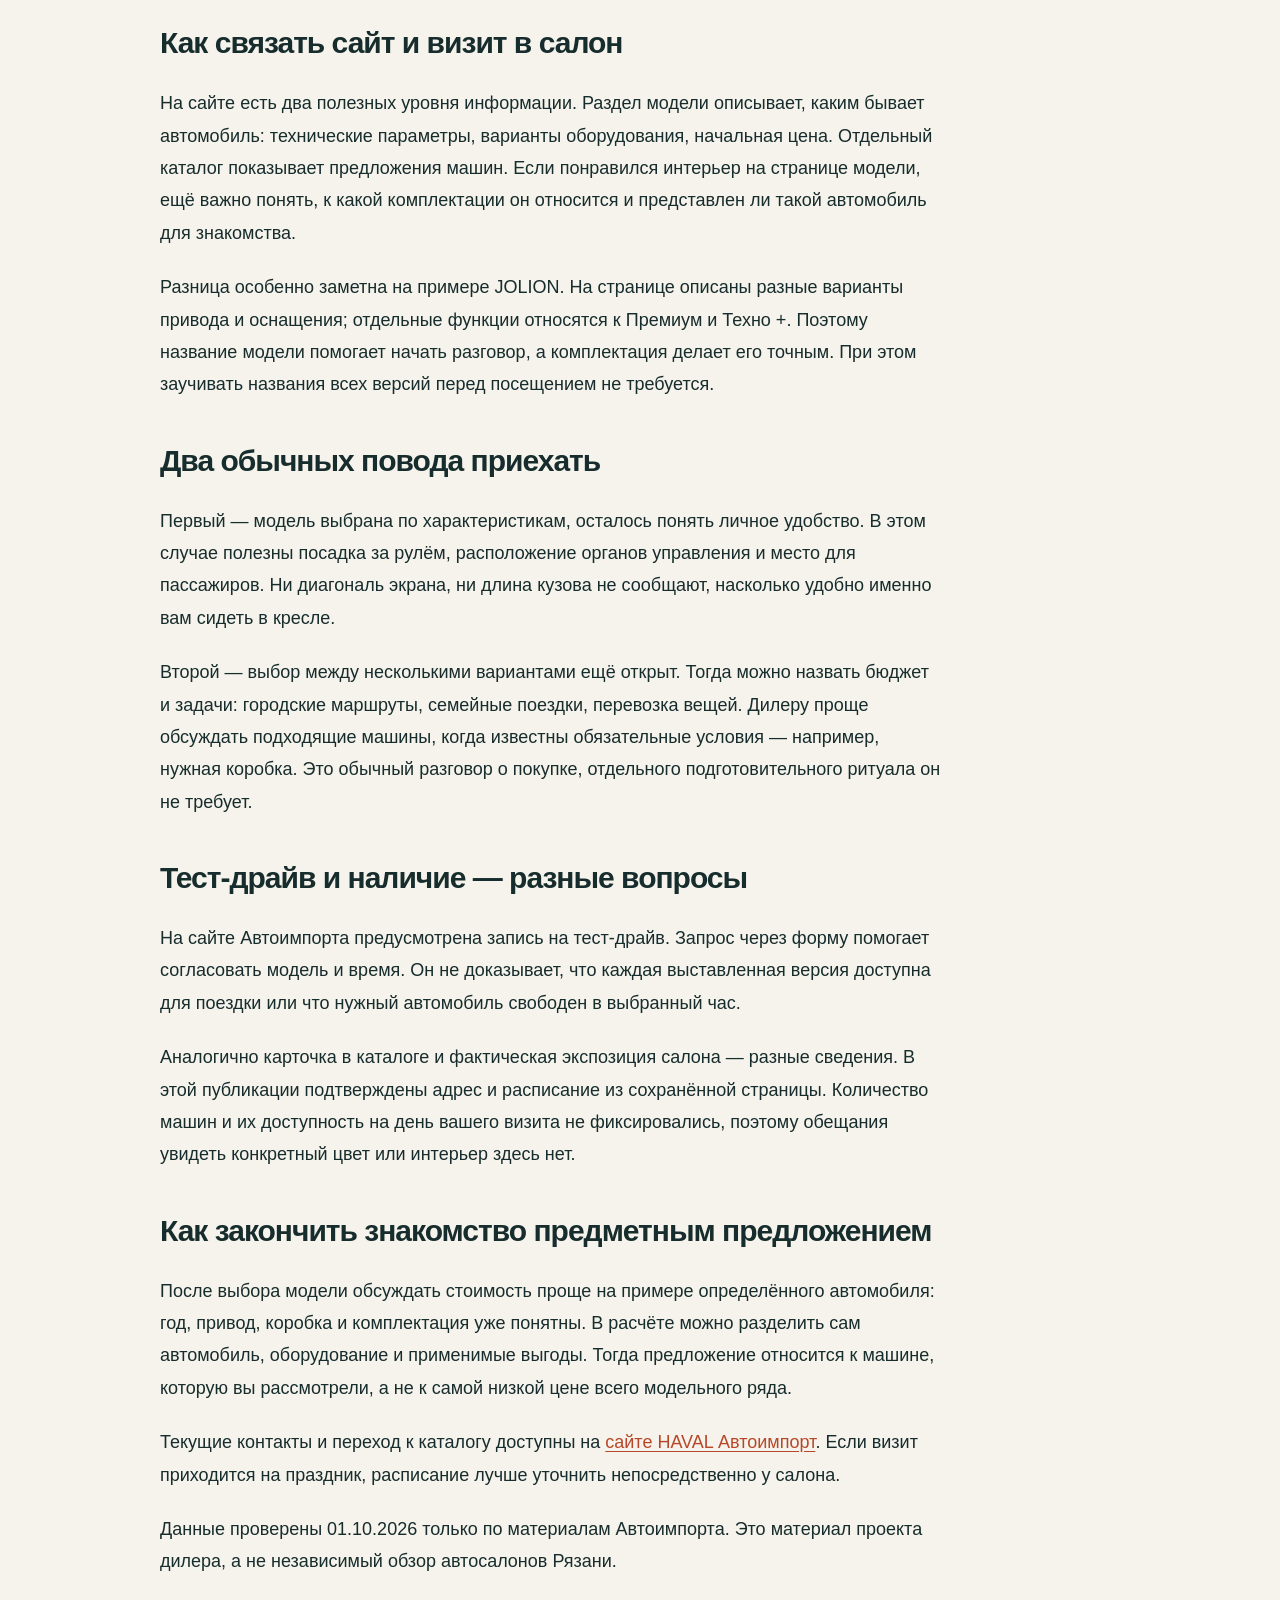
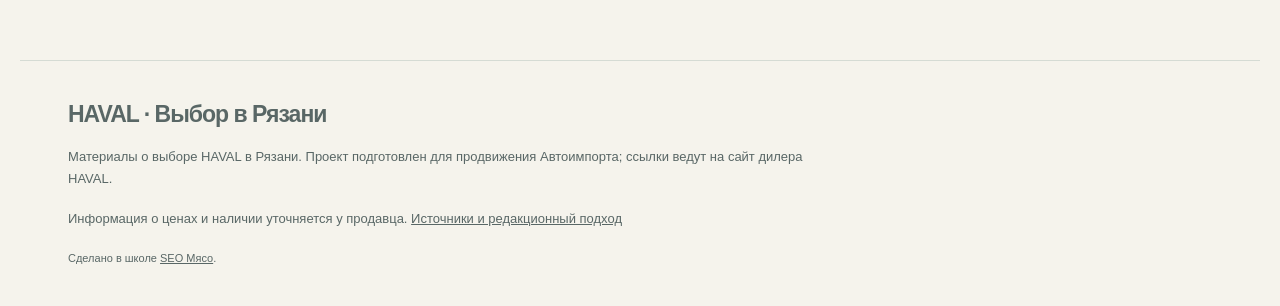
<file: haval-f3-blogger.html>
<!doctype html><html lang="ru"><head><meta charset="utf-8"><meta name="viewport" content="width=device-width,initial-scale=1"><title>HAVAL в Рязани: адрес салона и где посмотреть нужную модель</title><meta name="description" content="HAVAL в Рязани: адрес салона и где посмотреть нужную модель — подробный разбор по данным Автоимпорта в Рязани."><link rel="stylesheet" href="/style.css"><script src="/app.js" defer></script></head><body><header><a class="logo" href="/">HAVAL · ВЫБОР<span>Рязань / журнал покупателя</span></a><nav aria-label="Основное меню"><a href="/#guides">Материалы</a><a href="/about.html">О проекте</a></nav></header><main id="main"><div class="article-head"><a href="/#guides">← Все материалы</a><p class="eyebrow">HAVAL / Выбор автомобиля</p><h1>HAVAL в Рязани: адрес салона и где посмотреть нужную модель</h1><p class="meta">Обновлено 1 октября 2026 · 561 слов · Источники дилера</p></div><article class="article-wide">
<p>У Автоимпорта в Рязани на странице контактов указан адрес Московское шоссе, 22Б. Опубликованное время работы — ежедневно с 08:00 до 20:00. Перед поездкой в праздничный день расписание стоит уточнить. <a href="https://autoimport-haval.ru/about/contacts/">Контакты дилера</a>.</p>
<figure><img src="/d7uptqg.webp" alt="HAVAL JOLION у городских домов" loading="lazy" width="1490" height="840"><figcaption>HAVAL JOLION у городских домов. <a href="https://autoimport-haval.ru/models/haval-jolion/">Источник: сайт дилера</a>. Оснащение зависит от версии.</figcaption></figure><aside class="toc"><strong>В статье</strong><a href="#section-2">Если модель уже выбрана</a><a href="#section-3">Если выбор ещё открыт</a><a href="#section-4">Что можно решить за один визит</a><a href="#section-5">Как связать сайт и визит в салон</a><a href="#section-6">Два обычных повода приехать</a><a href="#section-7">Тест-драйв и наличие — разные вопросы</a><a href="#section-8">Как закончить знакомство предметным предложением</a></aside>
<h2 id="section-2">Если модель уже выбрана</h2>
<p>Сообщите её название и комплектацию, которую хотите увидеть. Салон модели на рекламной фотографии может отличаться от выставленного автомобиля: материал обивки, экраны и отдельные функции зависят от версии.</p>
<p>Наличие конкретной машины можно обсудить по контактам дилера. Эта статья подтверждает адрес и опубликованное расписание, но не состав автомобилей в шоуруме.</p>
<h2 id="section-3">Если выбор ещё открыт</h2>
<p>Для начала удобно посмотреть <a href="https://autoimport-haval.ru/">модельный ряд Автоимпорта</a>, а затем обсудить в салоне свой бюджет и задачи. Например, размер парковочного места, поездки с пассажирами и объём вещей, которые обычно приходится возить.</p>
<p>Необязательно заранее знать все комплектации. Достаточно понимать несколько обязательных условий: тип коробки, привод и важные функции. Это помогает сократить выбор до конкретных машин.</p>
<h2 id="section-4">Что можно решить за один визит</h2>
<p>Знакомство с автомобилем позволяет оценить посадку, расположение органов управления и пространство для пассажиров. Опубликованные размеры и литраж багажника полезны для сравнения, но ощущения от кресла и обзора индивидуальны.</p>
<p>Когда модель и версия определены, можно запросить итоговый расчёт покупки. Сравнивать его с другим предложением легче, если отдельно обозначены цена автомобиля, оборудование и условия выгод.</p>
<figure><img src="/d7upu18.jpg" alt="HAVAL JOLION с открытой задней дверью" loading="lazy" width="1490" height="840"><figcaption>HAVAL JOLION с открытой задней дверью. <a href="https://autoimport-haval.ru/models/haval-jolion/">Источник: сайт дилера</a>. Оснащение зависит от версии.</figcaption></figure>
<h2 id="section-5">Как связать сайт и визит в салон</h2>
<p>На сайте есть два полезных уровня информации. Раздел модели описывает, каким бывает автомобиль: технические параметры, варианты оборудования, начальная цена. Отдельный каталог показывает предложения машин. Если понравился интерьер на странице модели, ещё важно понять, к какой комплектации он относится и представлен ли такой автомобиль для знакомства.</p>
<p>Разница особенно заметна на примере JOLION. На странице описаны разные варианты привода и оснащения; отдельные функции относятся к Премиум и Техно +. Поэтому название модели помогает начать разговор, а комплектация делает его точным. При этом заучивать названия всех версий перед посещением не требуется.</p>
<h2 id="section-6">Два обычных повода приехать</h2>
<p>Первый — модель выбрана по характеристикам, осталось понять личное удобство. В этом случае полезны посадка за рулём, расположение органов управления и место для пассажиров. Ни диагональ экрана, ни длина кузова не сообщают, насколько удобно именно вам сидеть в кресле.</p>
<p>Второй — выбор между несколькими вариантами ещё открыт. Тогда можно назвать бюджет и задачи: городские маршруты, семейные поездки, перевозка вещей. Дилеру проще обсуждать подходящие машины, когда известны обязательные условия — например, нужная коробка. Это обычный разговор о покупке, отдельного подготовительного ритуала он не требует.</p>
<h2 id="section-7">Тест-драйв и наличие — разные вопросы</h2>
<p>На сайте Автоимпорта предусмотрена запись на тест-драйв. Запрос через форму помогает согласовать модель и время. Он не доказывает, что каждая выставленная версия доступна для поездки или что нужный автомобиль свободен в выбранный час.</p>
<p>Аналогично карточка в каталоге и фактическая экспозиция салона — разные сведения. В этой публикации подтверждены адрес и расписание из сохранённой страницы. Количество машин и их доступность на день вашего визита не фиксировались, поэтому обещания увидеть конкретный цвет или интерьер здесь нет.</p>
<h2 id="section-8">Как закончить знакомство предметным предложением</h2>
<p>После выбора модели обсуждать стоимость проще на примере определённого автомобиля: год, привод, коробка и комплектация уже понятны. В расчёте можно разделить сам автомобиль, оборудование и применимые выгоды. Тогда предложение относится к машине, которую вы рассмотрели, а не к самой низкой цене всего модельного ряда.</p>
<p>Текущие контакты и переход к каталогу доступны на <a href="https://autoimport-haval.ru/">сайте HAVAL Автоимпорт</a>. Если визит приходится на праздник, расписание лучше уточнить непосредственно у салона.</p>
<p>Данные проверены 01.10.2026 только по материалам Автоимпорта. Это материал проекта дилера, а не независимый обзор автосалонов Рязани.</p>
</article></main><footer><div class="logo">HAVAL · Выбор в Рязани</div><p>Материалы о выборе HAVAL в Рязани. Проект подготовлен для продвижения Автоимпорта; ссылки ведут на сайт дилера HAVAL.</p><p>Информация о ценах и наличии уточняется у продавца. <a href="/about.html">Источники и редакционный подход</a></p><small>Сделано в школе <a href="https://seomeat.ru/">SEO Мясо</a>.</small></footer></body></html>
</file>
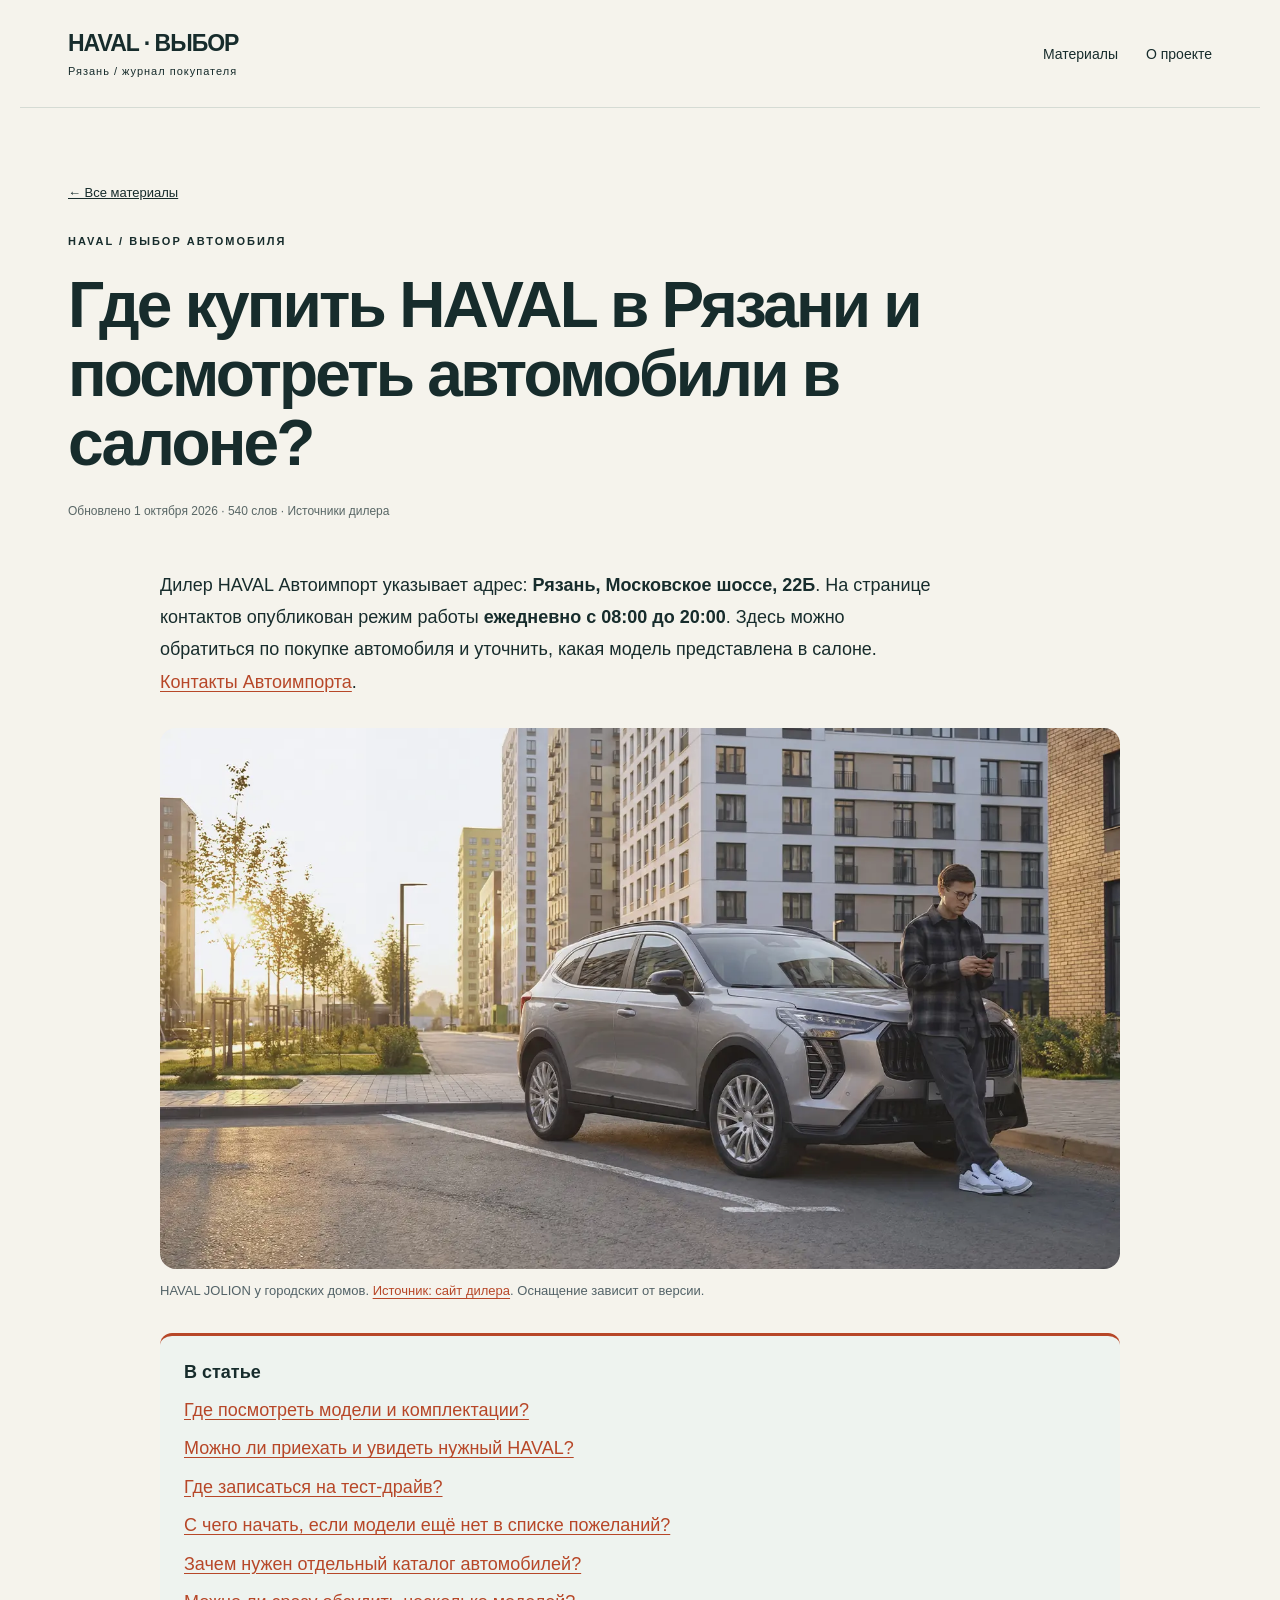
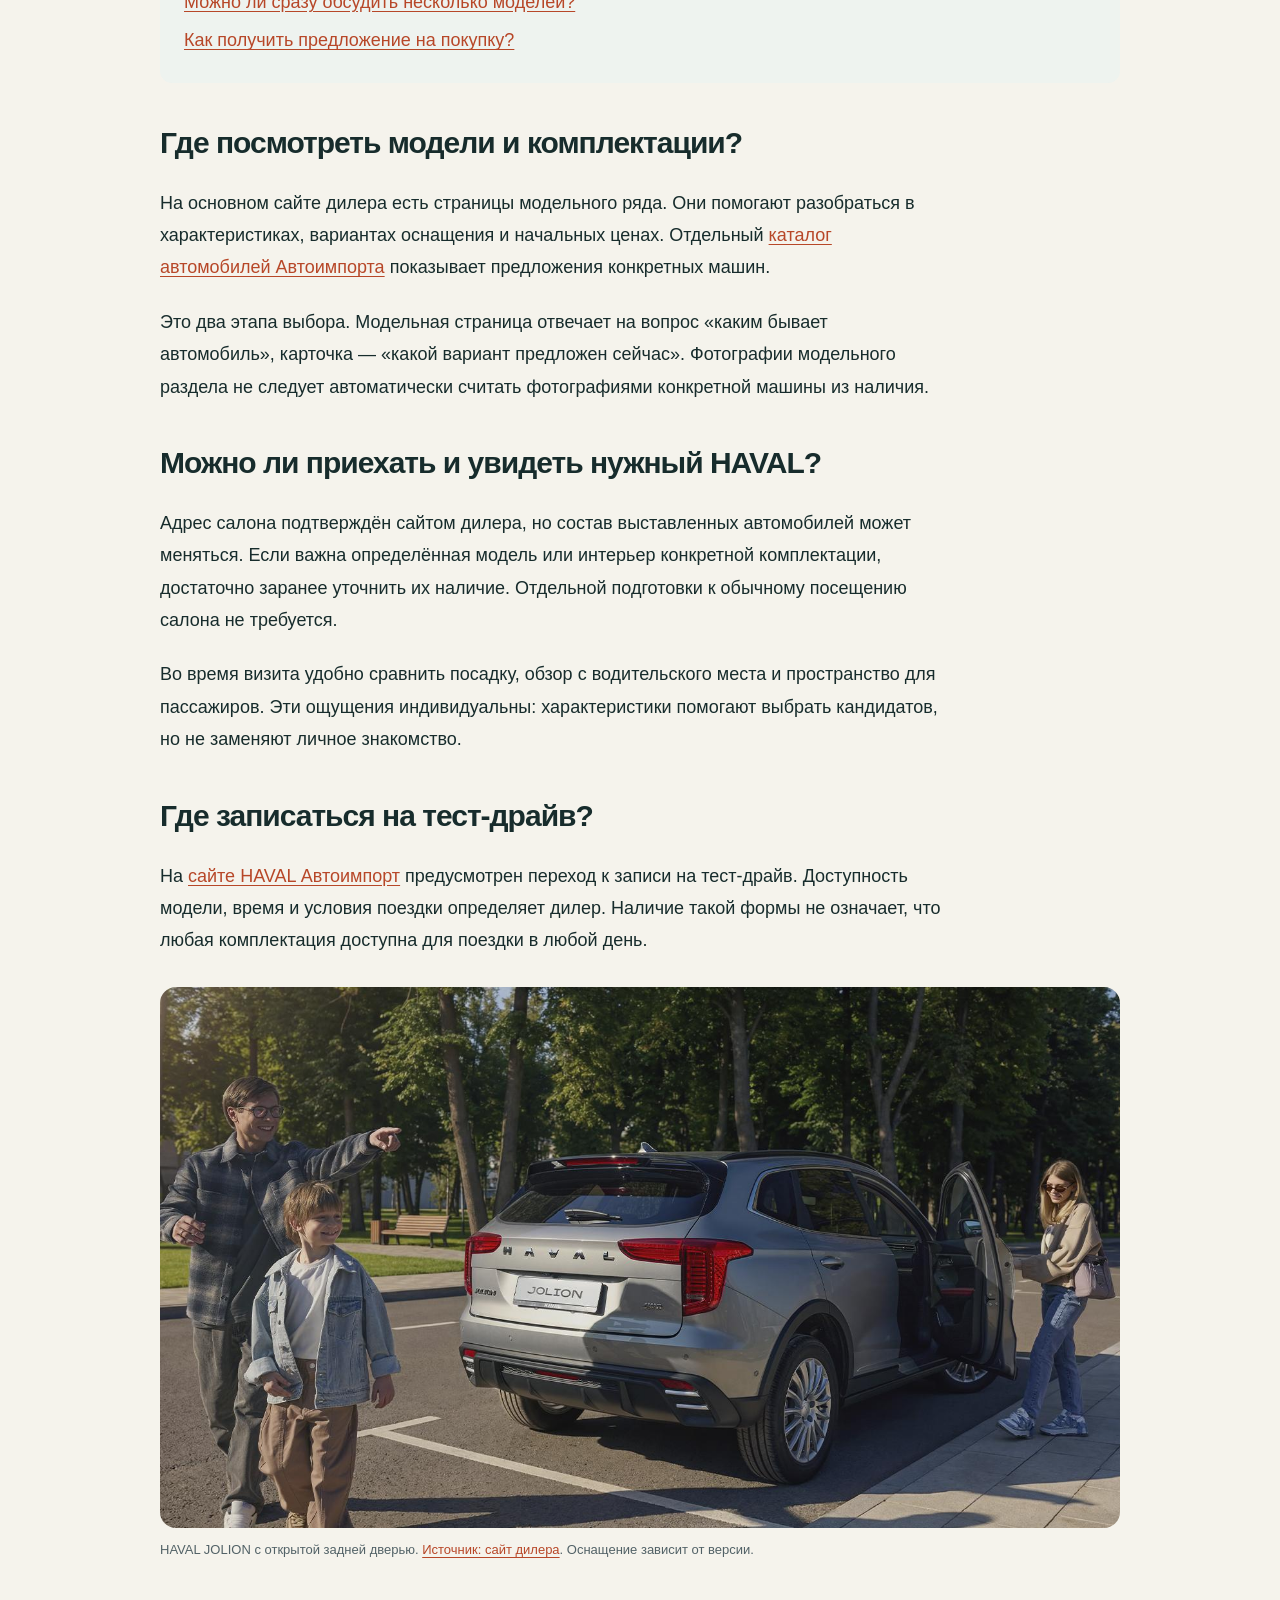
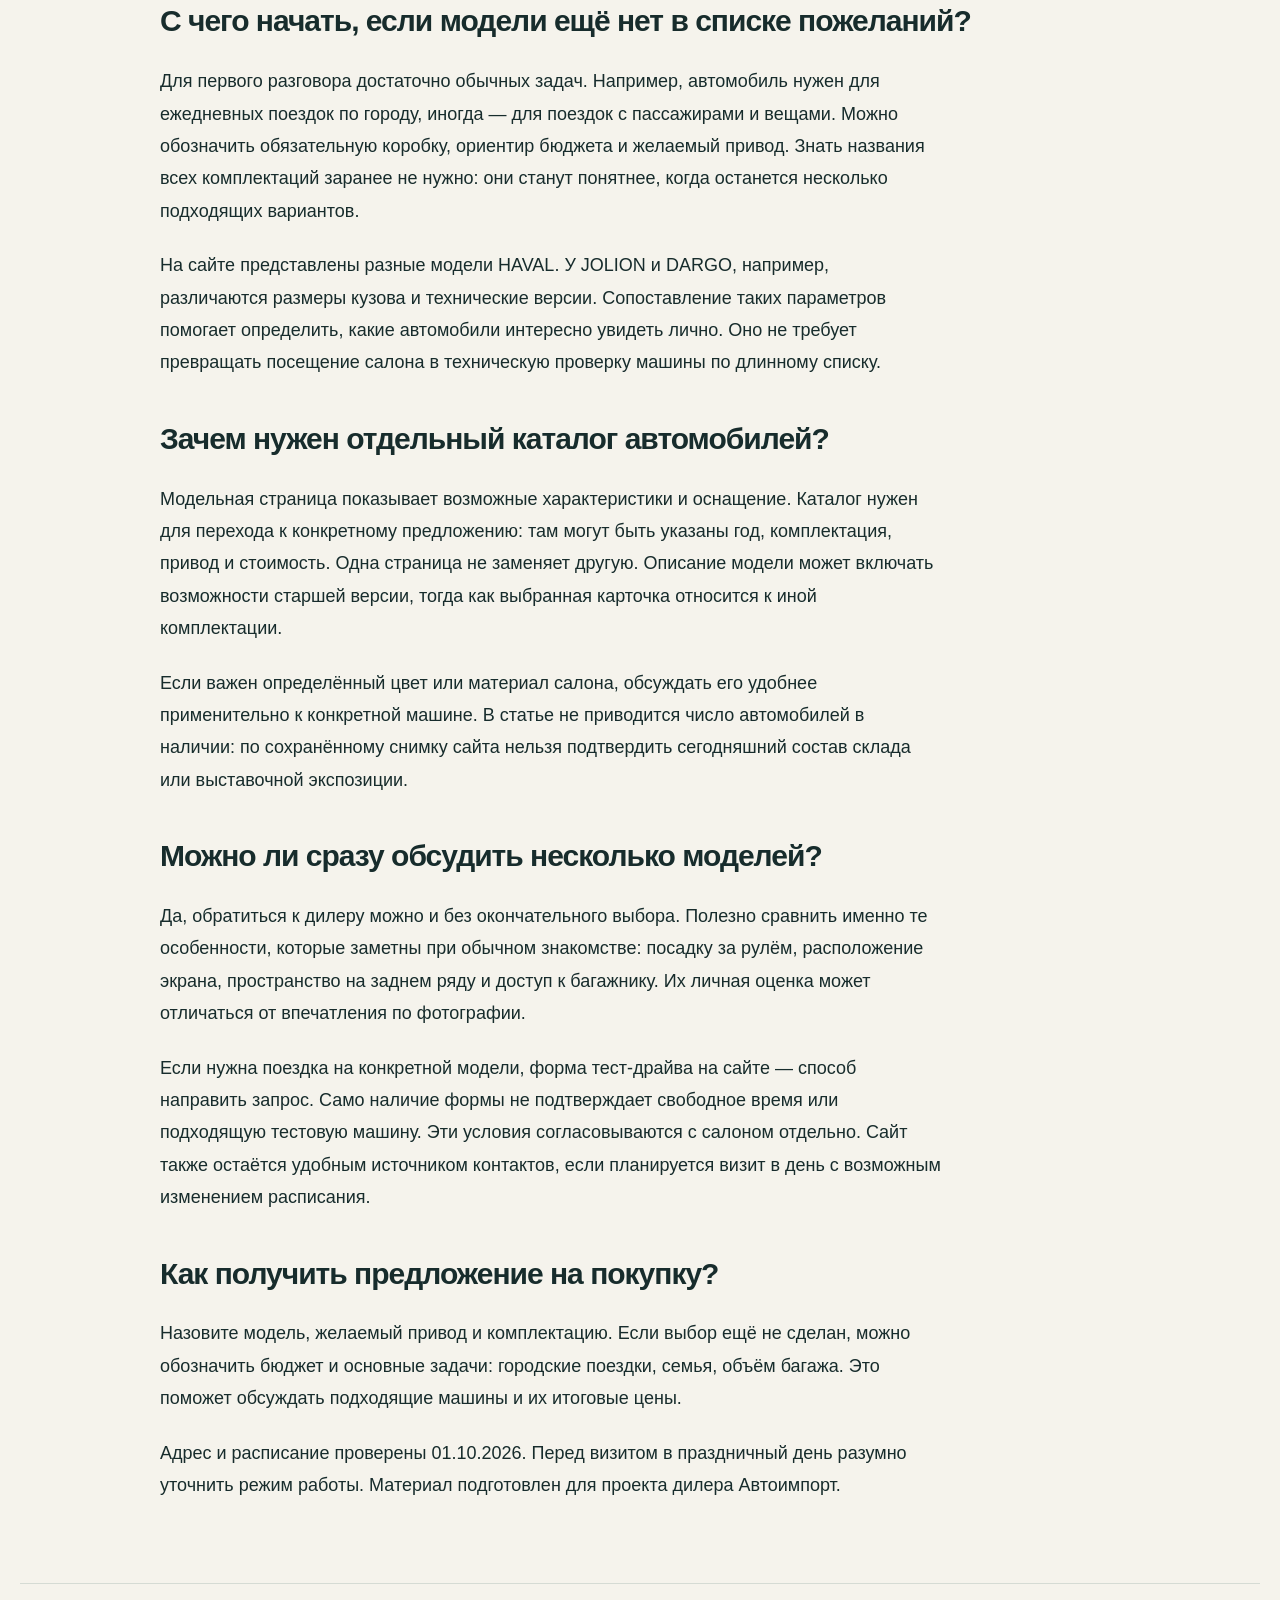
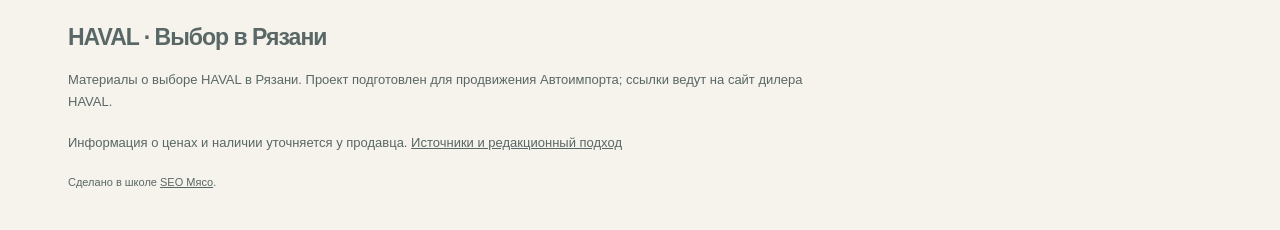
<file: haval-f3.html>
<!doctype html><html lang="ru"><head><meta charset="utf-8"><meta name="viewport" content="width=device-width,initial-scale=1"><title>Где купить HAVAL в Рязани и посмотреть автомобили в салоне?</title><meta name="description" content="Где купить HAVAL в Рязани и посмотреть автомобили в салоне? — подробный разбор по данным Автоимпорта в Рязани."><link rel="stylesheet" href="/style.css"><script src="/app.js" defer></script></head><body><header><a class="logo" href="/">HAVAL · ВЫБОР<span>Рязань / журнал покупателя</span></a><nav aria-label="Основное меню"><a href="/#guides">Материалы</a><a href="/about.html">О проекте</a></nav></header><main id="main"><div class="article-head"><a href="/#guides">← Все материалы</a><p class="eyebrow">HAVAL / Выбор автомобиля</p><h1>Где купить HAVAL в Рязани и посмотреть автомобили в салоне?</h1><p class="meta">Обновлено 1 октября 2026 · 540 слов · Источники дилера</p></div><article class="article-wide">
<p>Дилер HAVAL Автоимпорт указывает адрес: <strong>Рязань, Московское шоссе, 22Б</strong>. На странице контактов опубликован режим работы <strong>ежедневно с 08:00 до 20:00</strong>. Здесь можно обратиться по покупке автомобиля и уточнить, какая модель представлена в салоне. <a href="https://autoimport-haval.ru/about/contacts/">Контакты Автоимпорта</a>.</p>
<figure><img src="/d7uptqg.webp" alt="HAVAL JOLION у городских домов" loading="lazy" width="1490" height="840"><figcaption>HAVAL JOLION у городских домов. <a href="https://autoimport-haval.ru/models/haval-jolion/">Источник: сайт дилера</a>. Оснащение зависит от версии.</figcaption></figure><aside class="toc"><strong>В статье</strong><a href="#section-2">Где посмотреть модели и комплектации?</a><a href="#section-3">Можно ли приехать и увидеть нужный HAVAL?</a><a href="#section-4">Где записаться на тест-драйв?</a><a href="#section-5">С чего начать, если модели ещё нет в списке пожеланий?</a><a href="#section-6">Зачем нужен отдельный каталог автомобилей?</a><a href="#section-7">Можно ли сразу обсудить несколько моделей?</a><a href="#section-8">Как получить предложение на покупку?</a></aside>
<h2 id="section-2">Где посмотреть модели и комплектации?</h2>
<p>На основном сайте дилера есть страницы модельного ряда. Они помогают разобраться в характеристиках, вариантах оснащения и начальных ценах. Отдельный <a href="https://cars.autoimport-haval.ru/">каталог автомобилей Автоимпорта</a> показывает предложения конкретных машин.</p>
<p>Это два этапа выбора. Модельная страница отвечает на вопрос «каким бывает автомобиль», карточка — «какой вариант предложен сейчас». Фотографии модельного раздела не следует автоматически считать фотографиями конкретной машины из наличия.</p>
<h2 id="section-3">Можно ли приехать и увидеть нужный HAVAL?</h2>
<p>Адрес салона подтверждён сайтом дилера, но состав выставленных автомобилей может меняться. Если важна определённая модель или интерьер конкретной комплектации, достаточно заранее уточнить их наличие. Отдельной подготовки к обычному посещению салона не требуется.</p>
<p>Во время визита удобно сравнить посадку, обзор с водительского места и пространство для пассажиров. Эти ощущения индивидуальны: характеристики помогают выбрать кандидатов, но не заменяют личное знакомство.</p>
<h2 id="section-4">Где записаться на тест-драйв?</h2>
<p>На <a href="https://autoimport-haval.ru/">сайте HAVAL Автоимпорт</a> предусмотрен переход к записи на тест-драйв. Доступность модели, время и условия поездки определяет дилер. Наличие такой формы не означает, что любая комплектация доступна для поездки в любой день.</p>
<figure><img src="/d7upu18.jpg" alt="HAVAL JOLION с открытой задней дверью" loading="lazy" width="1490" height="840"><figcaption>HAVAL JOLION с открытой задней дверью. <a href="https://autoimport-haval.ru/models/haval-jolion/">Источник: сайт дилера</a>. Оснащение зависит от версии.</figcaption></figure>
<h2 id="section-5">С чего начать, если модели ещё нет в списке пожеланий?</h2>
<p>Для первого разговора достаточно обычных задач. Например, автомобиль нужен для ежедневных поездок по городу, иногда — для поездок с пассажирами и вещами. Можно обозначить обязательную коробку, ориентир бюджета и желаемый привод. Знать названия всех комплектаций заранее не нужно: они станут понятнее, когда останется несколько подходящих вариантов.</p>
<p>На сайте представлены разные модели HAVAL. У JOLION и DARGO, например, различаются размеры кузова и технические версии. Сопоставление таких параметров помогает определить, какие автомобили интересно увидеть лично. Оно не требует превращать посещение салона в техническую проверку машины по длинному списку.</p>
<h2 id="section-6">Зачем нужен отдельный каталог автомобилей?</h2>
<p>Модельная страница показывает возможные характеристики и оснащение. Каталог нужен для перехода к конкретному предложению: там могут быть указаны год, комплектация, привод и стоимость. Одна страница не заменяет другую. Описание модели может включать возможности старшей версии, тогда как выбранная карточка относится к иной комплектации.</p>
<p>Если важен определённый цвет или материал салона, обсуждать его удобнее применительно к конкретной машине. В статье не приводится число автомобилей в наличии: по сохранённому снимку сайта нельзя подтвердить сегодняшний состав склада или выставочной экспозиции.</p>
<h2 id="section-7">Можно ли сразу обсудить несколько моделей?</h2>
<p>Да, обратиться к дилеру можно и без окончательного выбора. Полезно сравнить именно те особенности, которые заметны при обычном знакомстве: посадку за рулём, расположение экрана, пространство на заднем ряду и доступ к багажнику. Их личная оценка может отличаться от впечатления по фотографии.</p>
<p>Если нужна поездка на конкретной модели, форма тест-драйва на сайте — способ направить запрос. Само наличие формы не подтверждает свободное время или подходящую тестовую машину. Эти условия согласовываются с салоном отдельно. Сайт также остаётся удобным источником контактов, если планируется визит в день с возможным изменением расписания.</p>
<h2 id="section-8">Как получить предложение на покупку?</h2>
<p>Назовите модель, желаемый привод и комплектацию. Если выбор ещё не сделан, можно обозначить бюджет и основные задачи: городские поездки, семья, объём багажа. Это поможет обсуждать подходящие машины и их итоговые цены.</p>
<p>Адрес и расписание проверены 01.10.2026. Перед визитом в праздничный день разумно уточнить режим работы. Материал подготовлен для проекта дилера Автоимпорт.</p>
</article></main><footer><div class="logo">HAVAL · Выбор в Рязани</div><p>Материалы о выборе HAVAL в Рязани. Проект подготовлен для продвижения Автоимпорта; ссылки ведут на сайт дилера HAVAL.</p><p>Информация о ценах и наличии уточняется у продавца. <a href="/about.html">Источники и редакционный подход</a></p><small>Сделано в школе <a href="https://seomeat.ru/">SEO Мясо</a>.</small></footer></body></html>
</file>
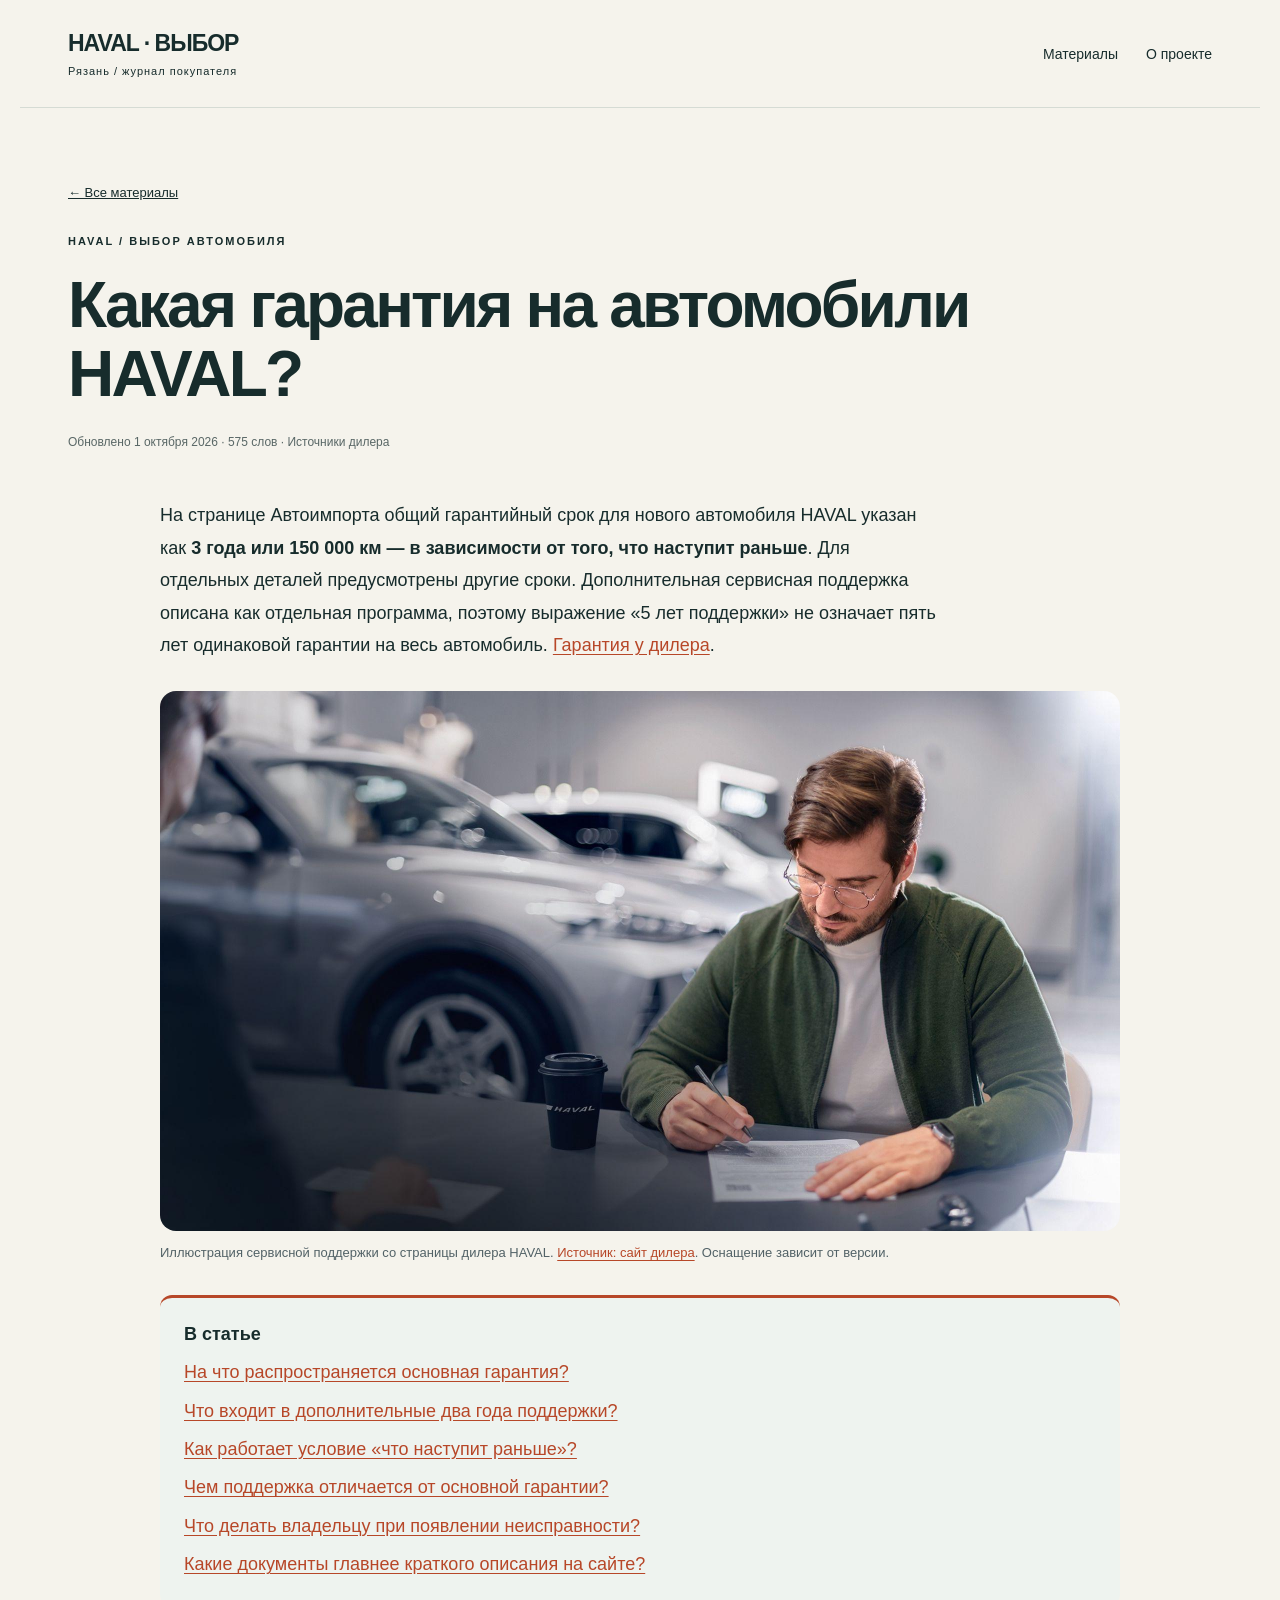
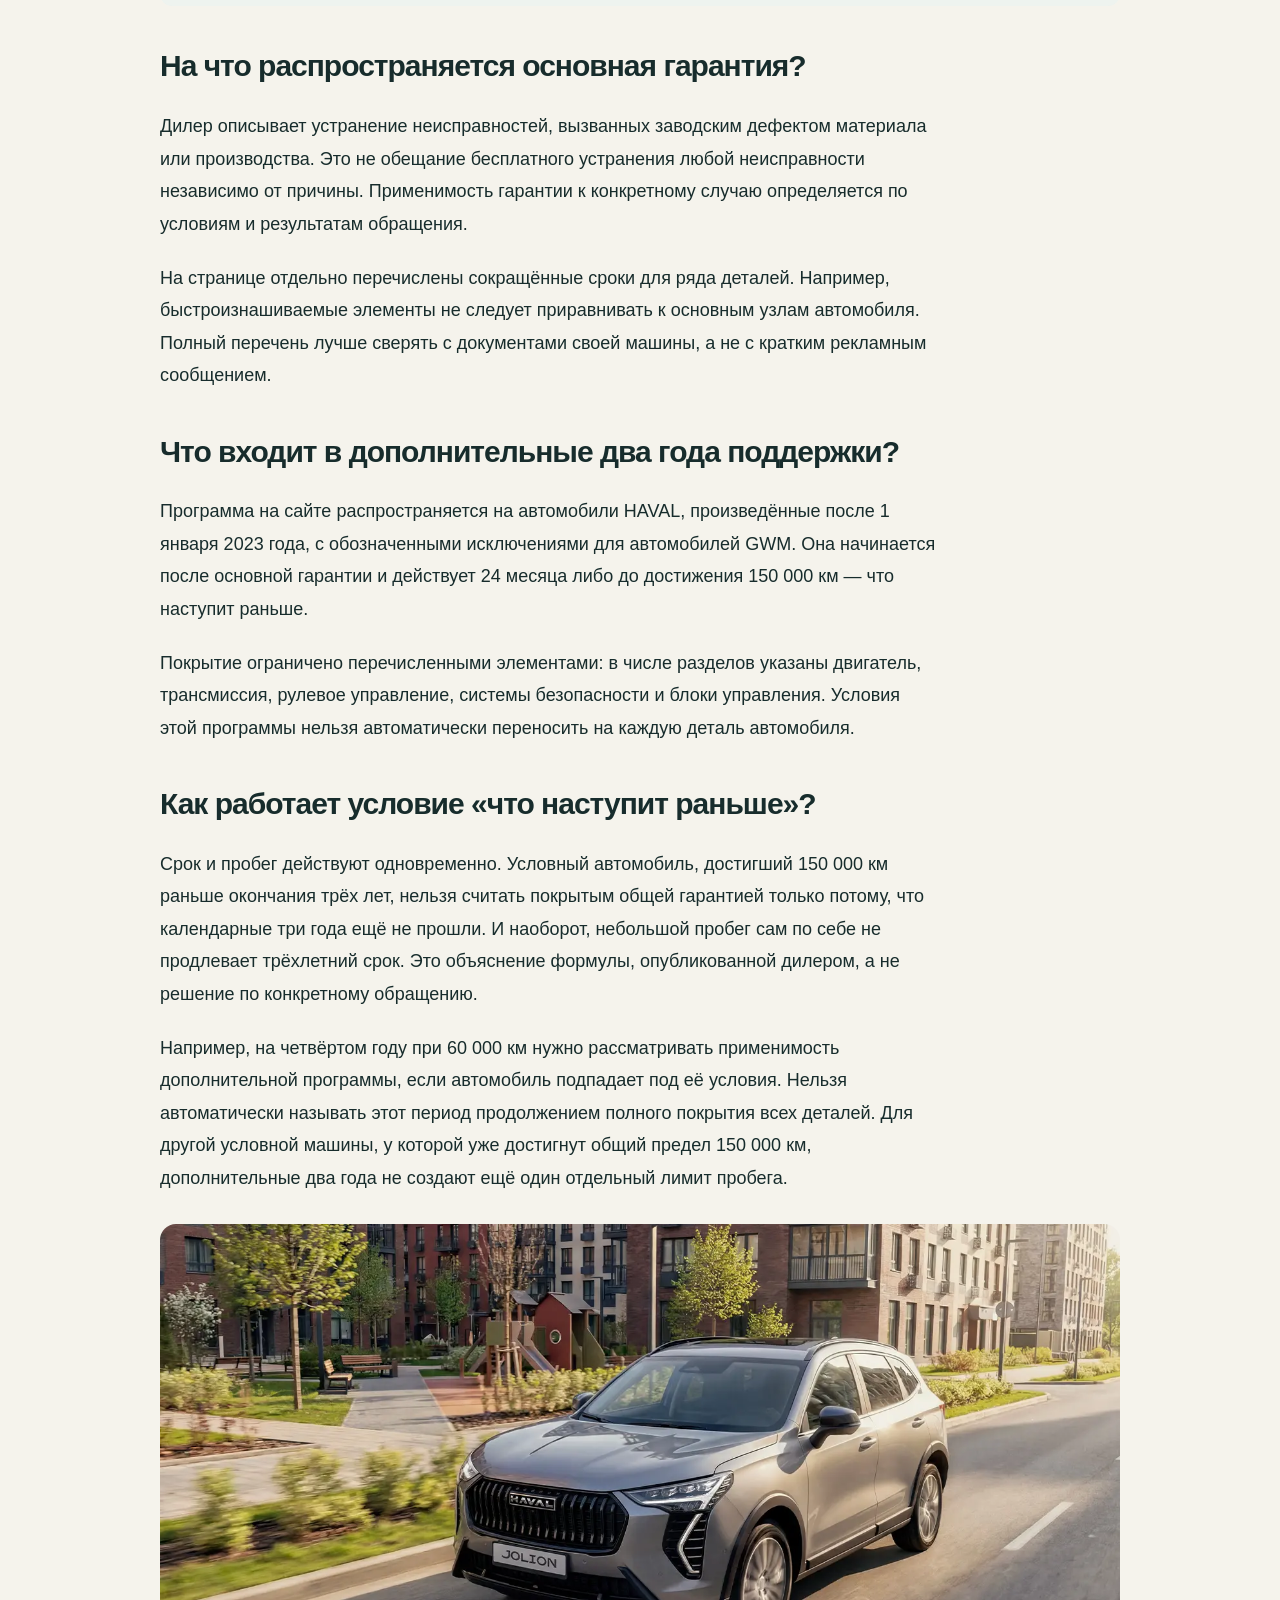
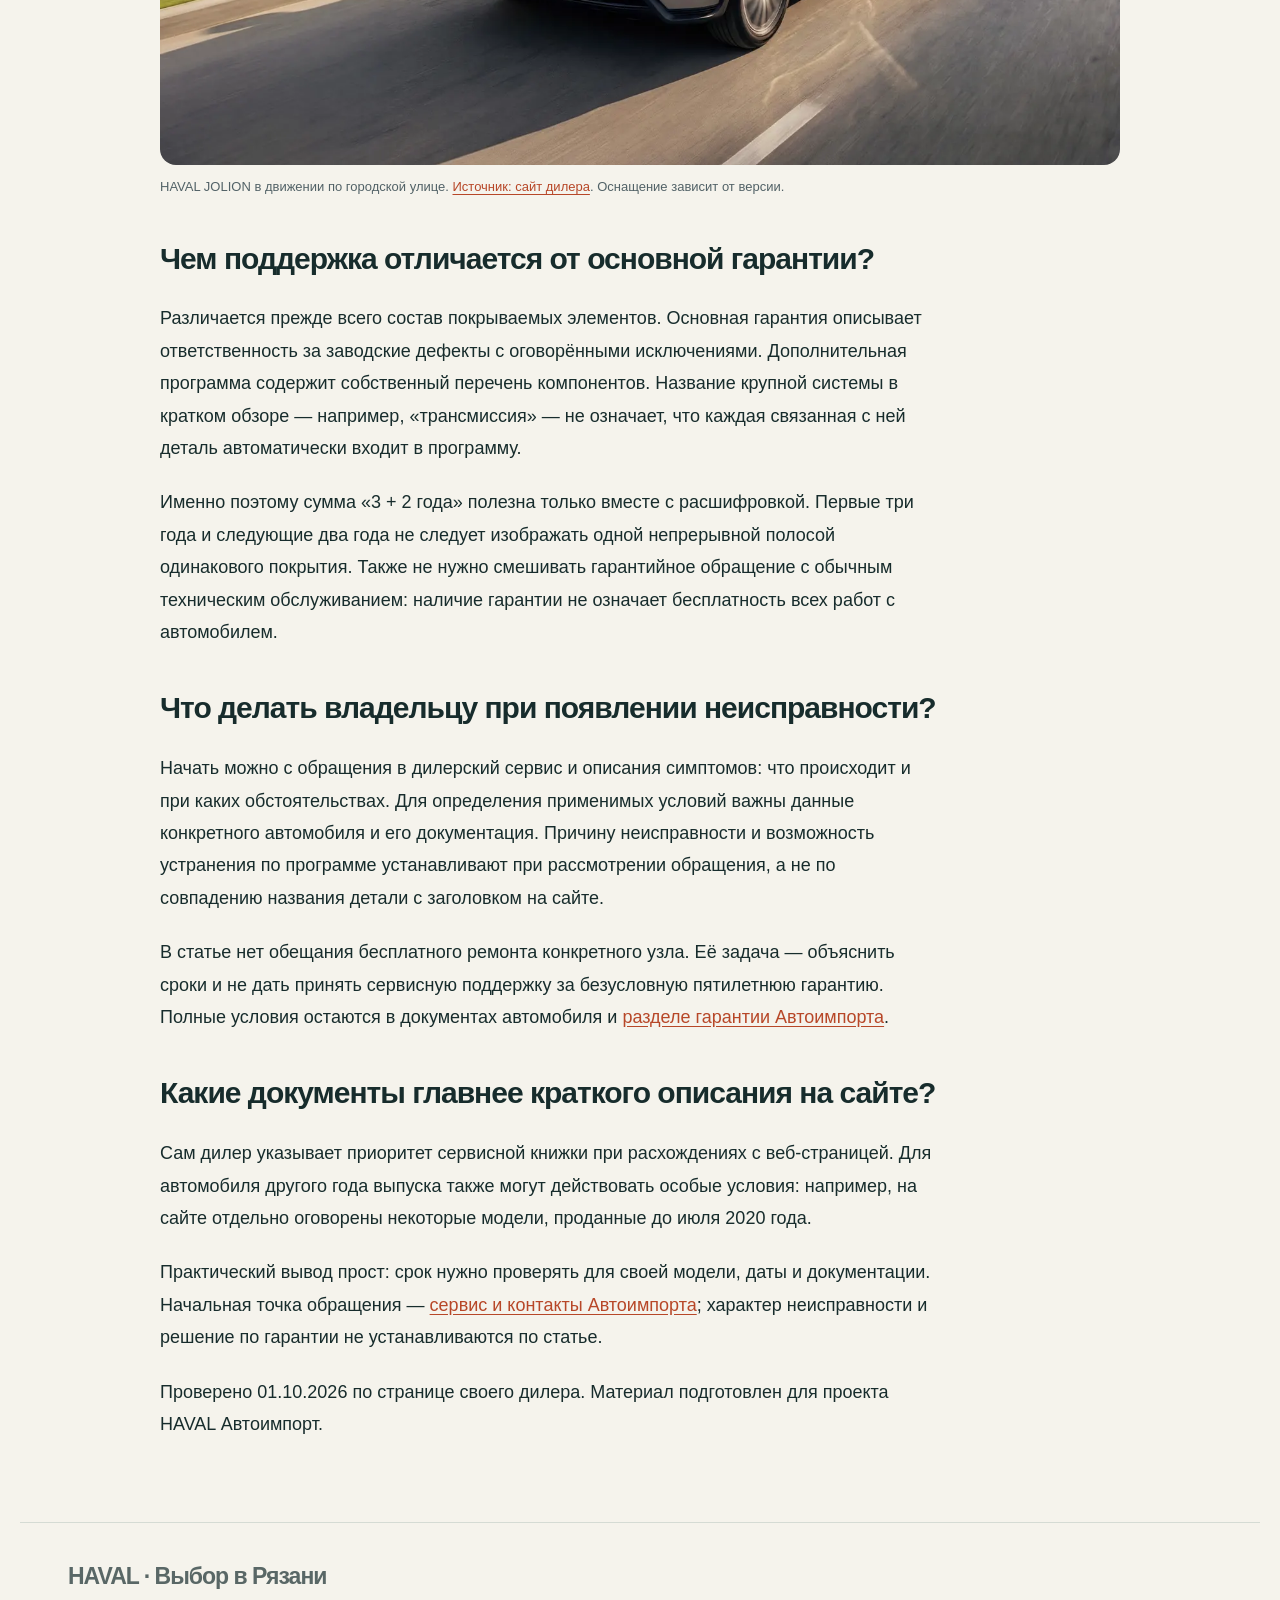
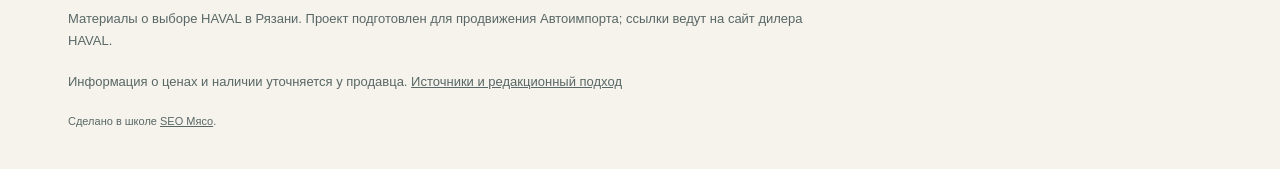
<file: haval-f4.html>
<!doctype html><html lang="ru"><head><meta charset="utf-8"><meta name="viewport" content="width=device-width,initial-scale=1"><title>Какая гарантия на автомобили HAVAL?</title><meta name="description" content="Какая гарантия на автомобили HAVAL? — подробный разбор по данным Автоимпорта в Рязани."><link rel="stylesheet" href="/style.css"><script src="/app.js" defer></script></head><body><header><a class="logo" href="/">HAVAL · ВЫБОР<span>Рязань / журнал покупателя</span></a><nav aria-label="Основное меню"><a href="/#guides">Материалы</a><a href="/about.html">О проекте</a></nav></header><main id="main"><div class="article-head"><a href="/#guides">← Все материалы</a><p class="eyebrow">HAVAL / Выбор автомобиля</p><h1>Какая гарантия на автомобили HAVAL?</h1><p class="meta">Обновлено 1 октября 2026 · 575 слов · Источники дилера</p></div><article class="article-wide">
<p>На странице Автоимпорта общий гарантийный срок для нового автомобиля HAVAL указан как <strong>3 года или 150 000 км — в зависимости от того, что наступит раньше</strong>. Для отдельных деталей предусмотрены другие сроки. Дополнительная сервисная поддержка описана как отдельная программа, поэтому выражение «5 лет поддержки» не означает пять лет одинаковой гарантии на весь автомобиль. <a href="https://autoimport-haval.ru/owners/guarantee/">Гарантия у дилера</a>.</p>
<figure><img src="/d0jjvug.jpg" alt="Иллюстрация сервисной поддержки со страницы дилера HAVAL" loading="lazy" width="1920" height="1080"><figcaption>Иллюстрация сервисной поддержки со страницы дилера HAVAL. <a href="https://autoimport-haval.ru/models/haval-jolion/">Источник: сайт дилера</a>. Оснащение зависит от версии.</figcaption></figure><aside class="toc"><strong>В статье</strong><a href="#section-2">На что распространяется основная гарантия?</a><a href="#section-3">Что входит в дополнительные два года поддержки?</a><a href="#section-4">Как работает условие «что наступит раньше»?</a><a href="#section-5">Чем поддержка отличается от основной гарантии?</a><a href="#section-6">Что делать владельцу при появлении неисправности?</a><a href="#section-7">Какие документы главнее краткого описания на сайте?</a></aside>
<h2 id="section-2">На что распространяется основная гарантия?</h2>
<p>Дилер описывает устранение неисправностей, вызванных заводским дефектом материала или производства. Это не обещание бесплатного устранения любой неисправности независимо от причины. Применимость гарантии к конкретному случаю определяется по условиям и результатам обращения.</p>
<p>На странице отдельно перечислены сокращённые сроки для ряда деталей. Например, быстроизнашиваемые элементы не следует приравнивать к основным узлам автомобиля. Полный перечень лучше сверять с документами своей машины, а не с кратким рекламным сообщением.</p>
<h2 id="section-3">Что входит в дополнительные два года поддержки?</h2>
<p>Программа на сайте распространяется на автомобили HAVAL, произведённые после 1 января 2023 года, с обозначенными исключениями для автомобилей GWM. Она начинается после основной гарантии и действует 24 месяца либо до достижения 150 000 км — что наступит раньше.</p>
<p>Покрытие ограничено перечисленными элементами: в числе разделов указаны двигатель, трансмиссия, рулевое управление, системы безопасности и блоки управления. Условия этой программы нельзя автоматически переносить на каждую деталь автомобиля.</p>
<h2 id="section-4">Как работает условие «что наступит раньше»?</h2>
<p>Срок и пробег действуют одновременно. Условный автомобиль, достигший 150 000 км раньше окончания трёх лет, нельзя считать покрытым общей гарантией только потому, что календарные три года ещё не прошли. И наоборот, небольшой пробег сам по себе не продлевает трёхлетний срок. Это объяснение формулы, опубликованной дилером, а не решение по конкретному обращению.</p>
<p>Например, на четвёртом году при 60 000 км нужно рассматривать применимость дополнительной программы, если автомобиль подпадает под её условия. Нельзя автоматически называть этот период продолжением полного покрытия всех деталей. Для другой условной машины, у которой уже достигнут общий предел 150 000 км, дополнительные два года не создают ещё один отдельный лимит пробега.</p>
<figure><img src="/d7uptv0.webp" alt="HAVAL JOLION в движении по городской улице" loading="lazy" width="1490" height="840"><figcaption>HAVAL JOLION в движении по городской улице. <a href="https://autoimport-haval.ru/models/haval-jolion/">Источник: сайт дилера</a>. Оснащение зависит от версии.</figcaption></figure>
<h2 id="section-5">Чем поддержка отличается от основной гарантии?</h2>
<p>Различается прежде всего состав покрываемых элементов. Основная гарантия описывает ответственность за заводские дефекты с оговорёнными исключениями. Дополнительная программа содержит собственный перечень компонентов. Название крупной системы в кратком обзоре — например, «трансмиссия» — не означает, что каждая связанная с ней деталь автоматически входит в программу.</p>
<p>Именно поэтому сумма «3 + 2 года» полезна только вместе с расшифровкой. Первые три года и следующие два года не следует изображать одной непрерывной полосой одинакового покрытия. Также не нужно смешивать гарантийное обращение с обычным техническим обслуживанием: наличие гарантии не означает бесплатность всех работ с автомобилем.</p>
<h2 id="section-6">Что делать владельцу при появлении неисправности?</h2>
<p>Начать можно с обращения в дилерский сервис и описания симптомов: что происходит и при каких обстоятельствах. Для определения применимых условий важны данные конкретного автомобиля и его документация. Причину неисправности и возможность устранения по программе устанавливают при рассмотрении обращения, а не по совпадению названия детали с заголовком на сайте.</p>
<p>В статье нет обещания бесплатного ремонта конкретного узла. Её задача — объяснить сроки и не дать принять сервисную поддержку за безусловную пятилетнюю гарантию. Полные условия остаются в документах автомобиля и <a href="https://autoimport-haval.ru/owners/guarantee/">разделе гарантии Автоимпорта</a>.</p>
<h2 id="section-7">Какие документы главнее краткого описания на сайте?</h2>
<p>Сам дилер указывает приоритет сервисной книжки при расхождениях с веб-страницей. Для автомобиля другого года выпуска также могут действовать особые условия: например, на сайте отдельно оговорены некоторые модели, проданные до июля 2020 года.</p>
<p>Практический вывод прост: срок нужно проверять для своей модели, даты и документации. Начальная точка обращения — <a href="https://autoimport-haval.ru/about/contacts/">сервис и контакты Автоимпорта</a>; характер неисправности и решение по гарантии не устанавливаются по статье.</p>
<p>Проверено 01.10.2026 по странице своего дилера. Материал подготовлен для проекта HAVAL Автоимпорт.</p>
</article></main><footer><div class="logo">HAVAL · Выбор в Рязани</div><p>Материалы о выборе HAVAL в Рязани. Проект подготовлен для продвижения Автоимпорта; ссылки ведут на сайт дилера HAVAL.</p><p>Информация о ценах и наличии уточняется у продавца. <a href="/about.html">Источники и редакционный подход</a></p><small>Сделано в школе <a href="https://seomeat.ru/">SEO Мясо</a>.</small></footer></body></html>
</file>
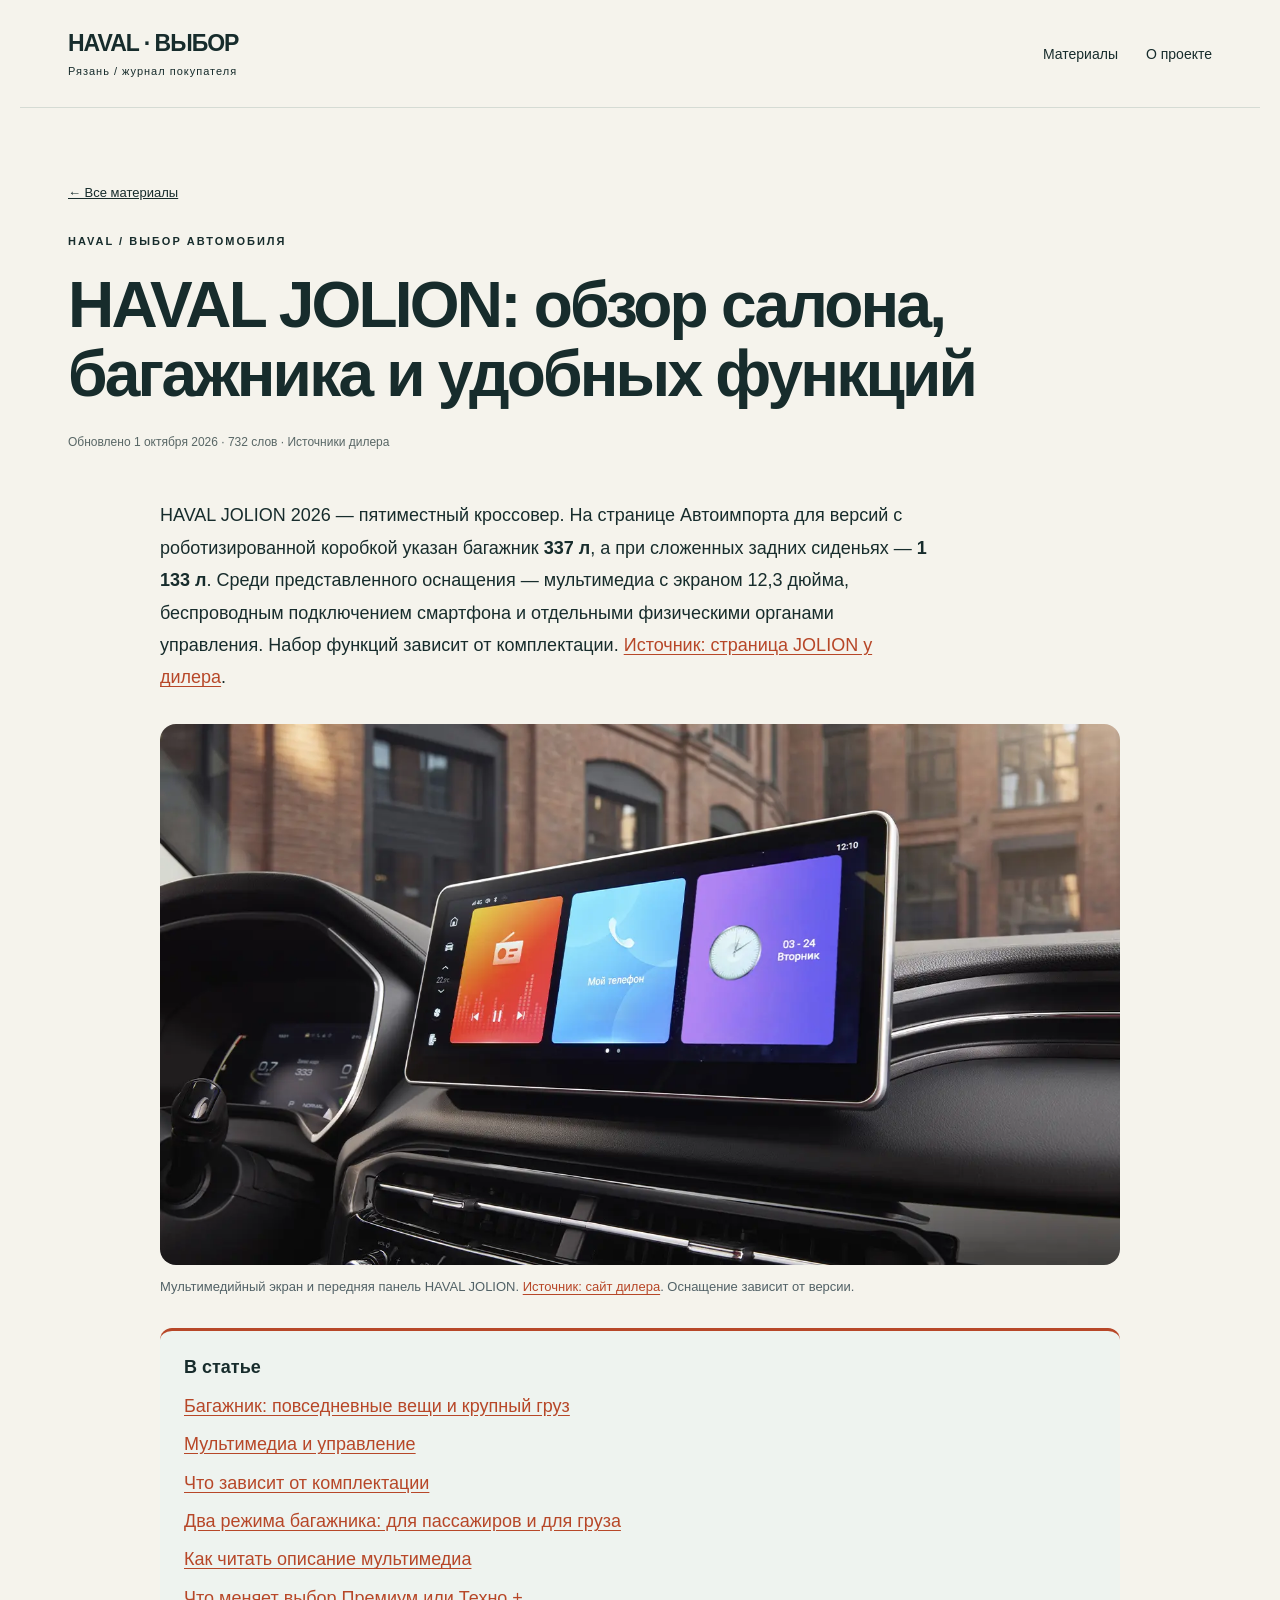
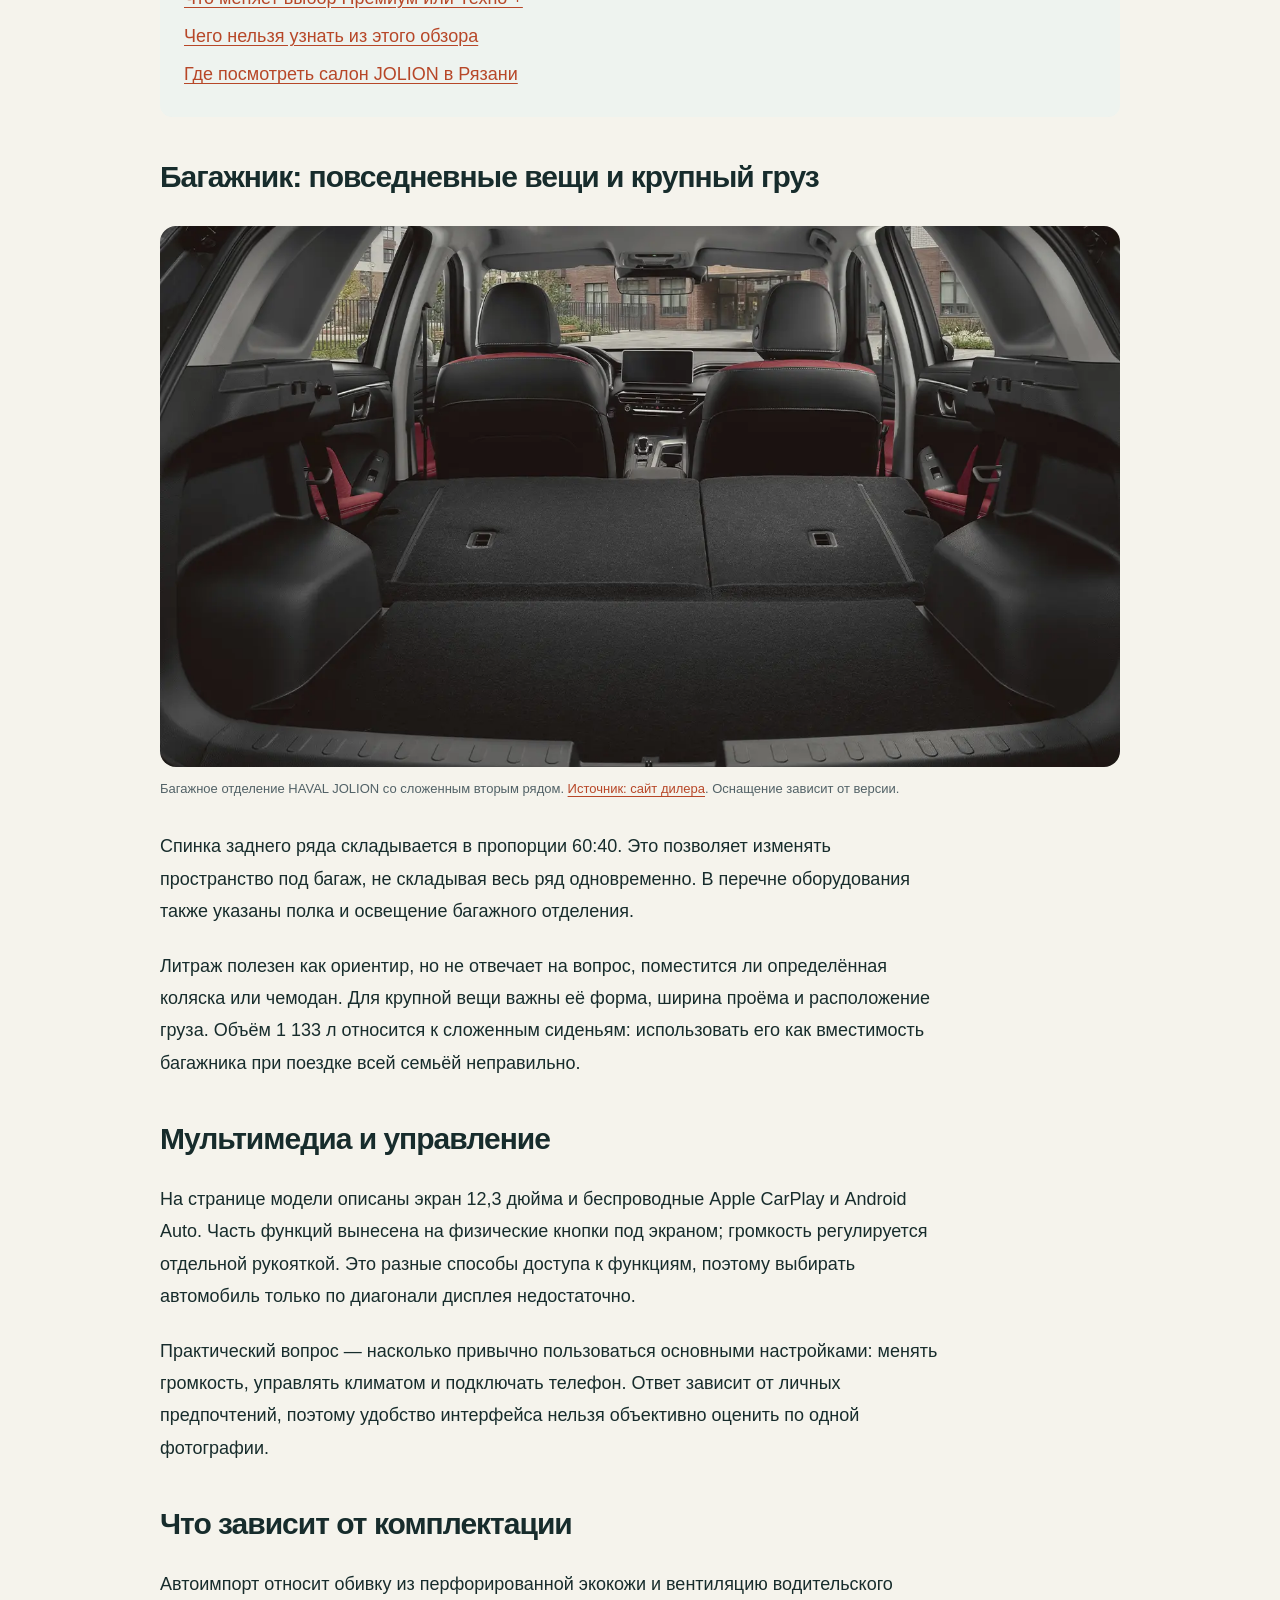
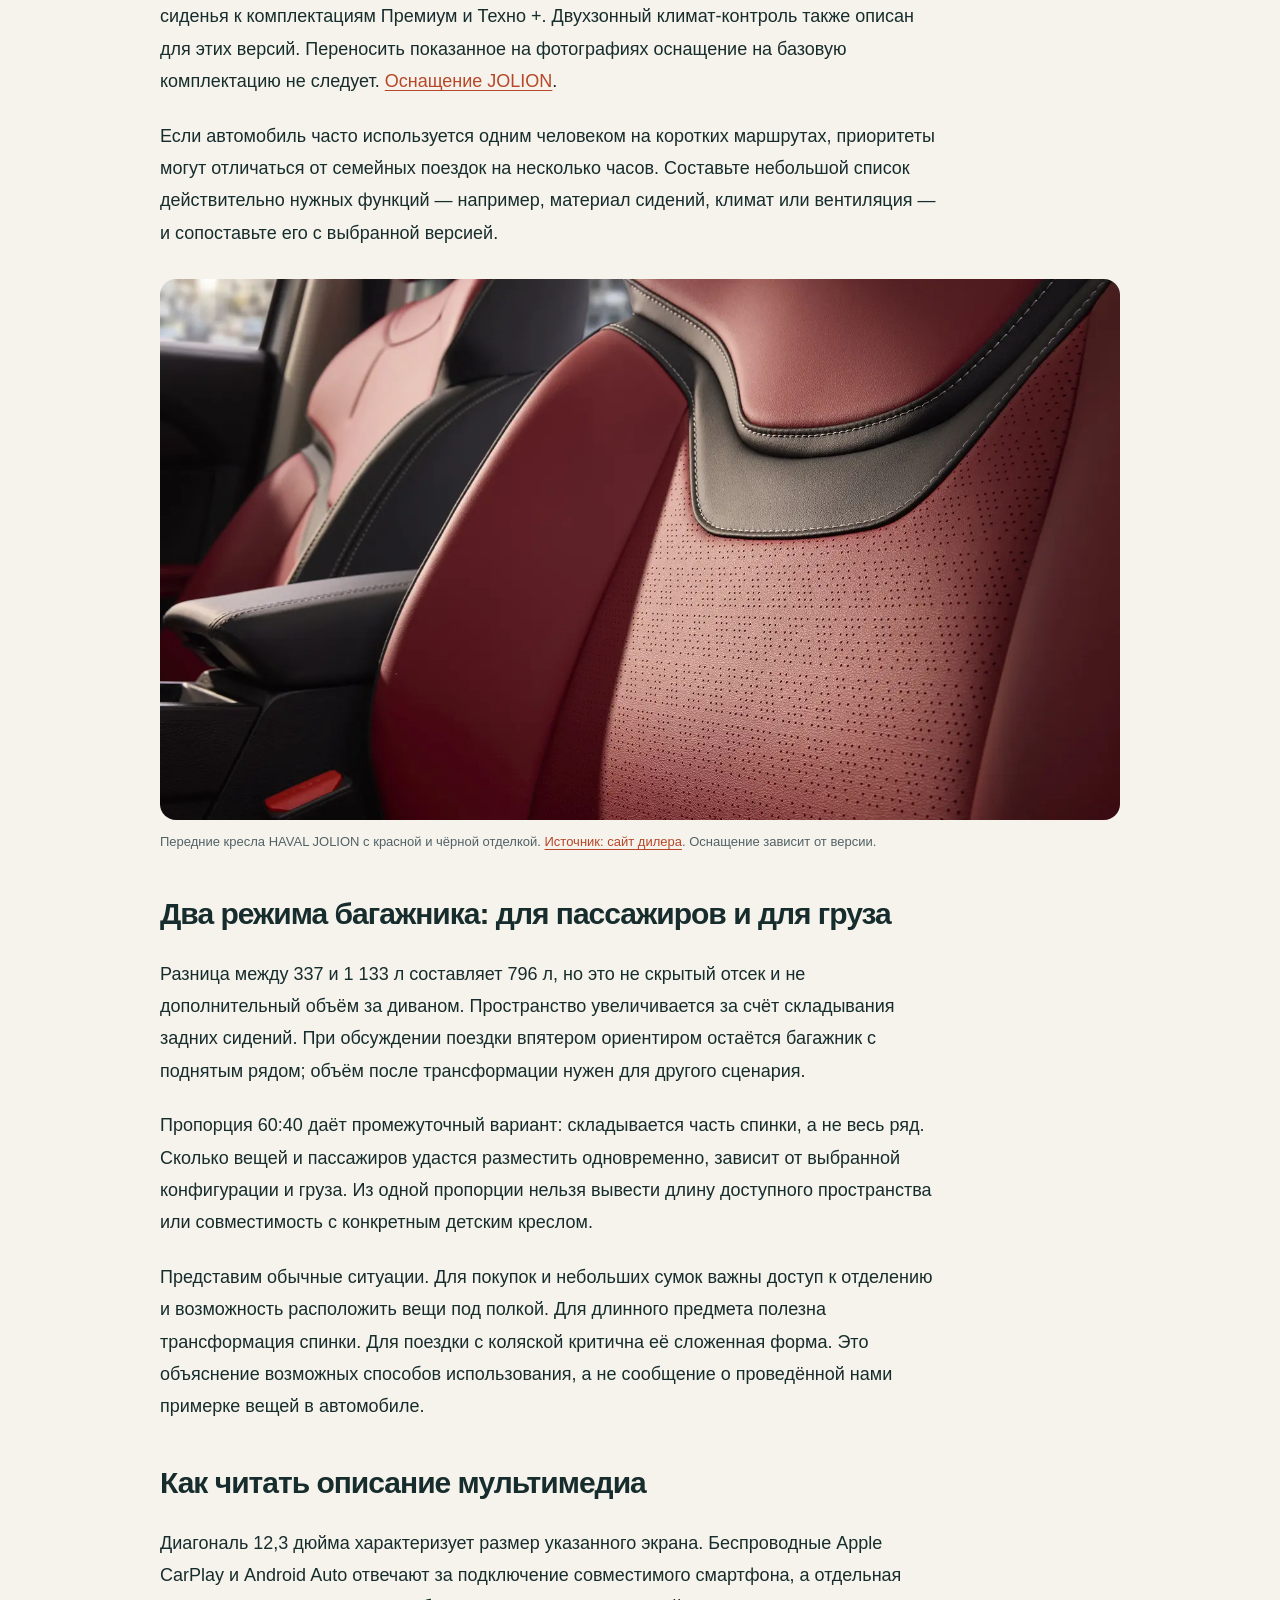
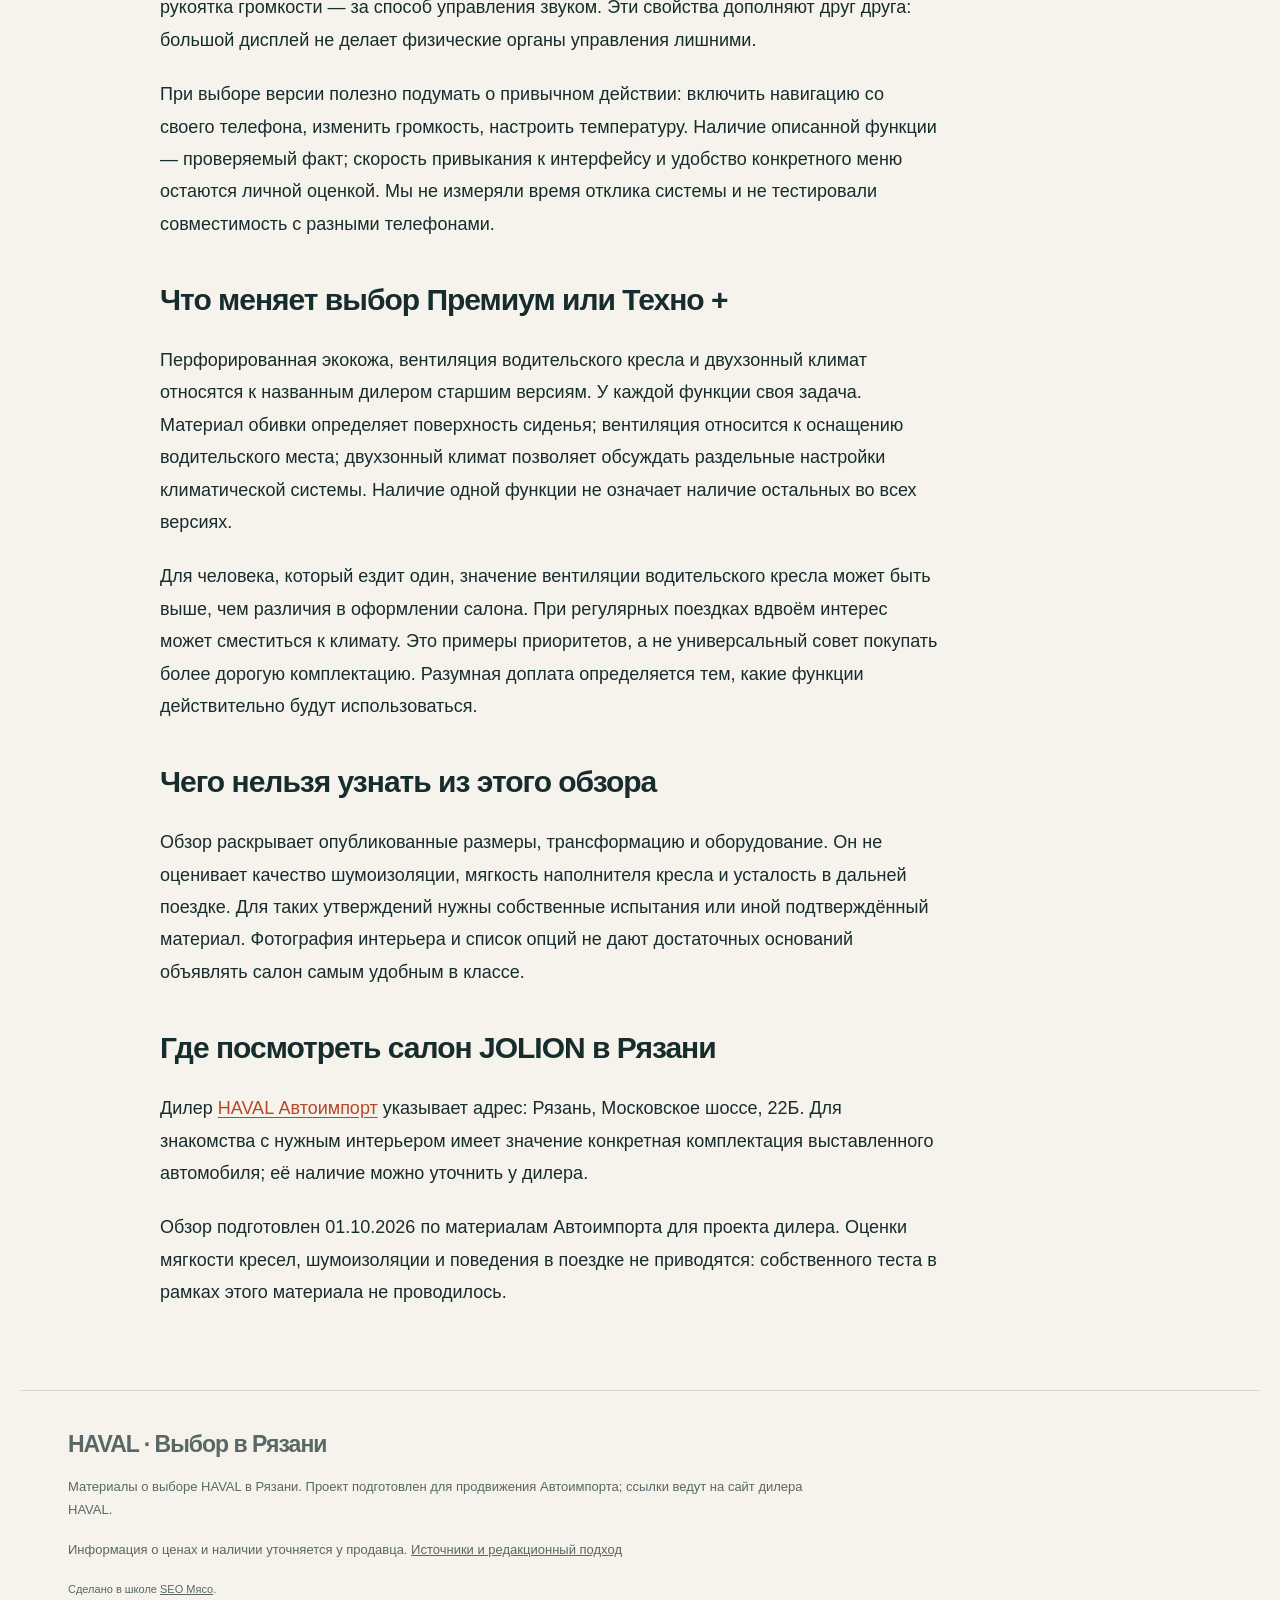
<file: haval-jolion-interior.html>
<!doctype html><html lang="ru"><head><meta charset="utf-8"><meta name="viewport" content="width=device-width,initial-scale=1"><title>HAVAL JOLION: обзор салона, багажника и удобных функций</title><meta name="description" content="HAVAL JOLION: обзор салона, багажника и удобных функций — подробный разбор по данным Автоимпорта в Рязани."><link rel="stylesheet" href="/style.css"><script src="/app.js" defer></script></head><body><header><a class="logo" href="/">HAVAL · ВЫБОР<span>Рязань / журнал покупателя</span></a><nav aria-label="Основное меню"><a href="/#guides">Материалы</a><a href="/about.html">О проекте</a></nav></header><main id="main"><div class="article-head"><a href="/#guides">← Все материалы</a><p class="eyebrow">HAVAL / Выбор автомобиля</p><h1>HAVAL JOLION: обзор салона, багажника и удобных функций</h1><p class="meta">Обновлено 1 октября 2026 · 732 слов · Источники дилера</p></div><article class="article-wide">
<p>HAVAL JOLION 2026 — пятиместный кроссовер. На странице Автоимпорта для версий с роботизированной коробкой указан багажник <strong>337 л</strong>, а при сложенных задних сиденьях — <strong>1 133 л</strong>. Среди представленного оснащения — мультимедиа с экраном 12,3 дюйма, беспроводным подключением смартфона и отдельными физическими органами управления. Набор функций зависит от комплектации. <a href="https://autoimport-haval.ru/models/haval-jolion/">Источник: страница JOLION у дилера</a>.</p>
<figure><img src="/d7urfvo.webp" alt="Мультимедийный экран и передняя панель HAVAL JOLION" loading="lazy" width="1490" height="840"><figcaption>Мультимедийный экран и передняя панель HAVAL JOLION. <a href="https://autoimport-haval.ru/models/haval-jolion/">Источник: сайт дилера</a>. Оснащение зависит от версии.</figcaption></figure><aside class="toc"><strong>В статье</strong><a href="#section-2">Багажник: повседневные вещи и крупный груз</a><a href="#section-3">Мультимедиа и управление</a><a href="#section-4">Что зависит от комплектации</a><a href="#section-5">Два режима багажника: для пассажиров и для груза</a><a href="#section-6">Как читать описание мультимедиа</a><a href="#section-7">Что меняет выбор Премиум или Техно +</a><a href="#section-8">Чего нельзя узнать из этого обзора</a><a href="#section-9">Где посмотреть салон JOLION в Рязани</a></aside>
<h2 id="section-2">Багажник: повседневные вещи и крупный груз</h2>
<figure><img src="/d7u65p0.webp" alt="Багажное отделение HAVAL JOLION со сложенным вторым рядом" loading="lazy" width="1490" height="840"><figcaption>Багажное отделение HAVAL JOLION со сложенным вторым рядом. <a href="https://autoimport-haval.ru/models/haval-jolion/">Источник: сайт дилера</a>. Оснащение зависит от версии.</figcaption></figure>
<p>Спинка заднего ряда складывается в пропорции 60:40. Это позволяет изменять пространство под багаж, не складывая весь ряд одновременно. В перечне оборудования также указаны полка и освещение багажного отделения.</p>
<p>Литраж полезен как ориентир, но не отвечает на вопрос, поместится ли определённая коляска или чемодан. Для крупной вещи важны её форма, ширина проёма и расположение груза. Объём 1 133 л относится к сложенным сиденьям: использовать его как вместимость багажника при поездке всей семьёй неправильно.</p>
<h2 id="section-3">Мультимедиа и управление</h2>
<p>На странице модели описаны экран 12,3 дюйма и беспроводные Apple CarPlay и Android Auto. Часть функций вынесена на физические кнопки под экраном; громкость регулируется отдельной рукояткой. Это разные способы доступа к функциям, поэтому выбирать автомобиль только по диагонали дисплея недостаточно.</p>
<p>Практический вопрос — насколько привычно пользоваться основными настройками: менять громкость, управлять климатом и подключать телефон. Ответ зависит от личных предпочтений, поэтому удобство интерфейса нельзя объективно оценить по одной фотографии.</p>
<h2 id="section-4">Что зависит от комплектации</h2>
<p>Автоимпорт относит обивку из перфорированной экокожи и вентиляцию водительского сиденья к комплектациям Премиум и Техно +. Двухзонный климат-контроль также описан для этих версий. Переносить показанное на фотографиях оснащение на базовую комплектацию не следует. <a href="https://autoimport-haval.ru/models/haval-jolion/">Оснащение JOLION</a>.</p>
<p>Если автомобиль часто используется одним человеком на коротких маршрутах, приоритеты могут отличаться от семейных поездок на несколько часов. Составьте небольшой список действительно нужных функций — например, материал сидений, климат или вентиляция — и сопоставьте его с выбранной версией.</p>
<figure><img src="/d7upqi0.webp" alt="Передние кресла HAVAL JOLION с красной и чёрной отделкой" loading="lazy" width="1490" height="840"><figcaption>Передние кресла HAVAL JOLION с красной и чёрной отделкой. <a href="https://autoimport-haval.ru/models/haval-jolion/">Источник: сайт дилера</a>. Оснащение зависит от версии.</figcaption></figure>
<h2 id="section-5">Два режима багажника: для пассажиров и для груза</h2>
<p>Разница между 337 и 1 133 л составляет 796 л, но это не скрытый отсек и не дополнительный объём за диваном. Пространство увеличивается за счёт складывания задних сидений. При обсуждении поездки впятером ориентиром остаётся багажник с поднятым рядом; объём после трансформации нужен для другого сценария.</p>
<p>Пропорция 60:40 даёт промежуточный вариант: складывается часть спинки, а не весь ряд. Сколько вещей и пассажиров удастся разместить одновременно, зависит от выбранной конфигурации и груза. Из одной пропорции нельзя вывести длину доступного пространства или совместимость с конкретным детским креслом.</p>
<p>Представим обычные ситуации. Для покупок и небольших сумок важны доступ к отделению и возможность расположить вещи под полкой. Для длинного предмета полезна трансформация спинки. Для поездки с коляской критична её сложенная форма. Это объяснение возможных способов использования, а не сообщение о проведённой нами примерке вещей в автомобиле.</p>
<h2 id="section-6">Как читать описание мультимедиа</h2>
<p>Диагональ 12,3 дюйма характеризует размер указанного экрана. Беспроводные Apple CarPlay и Android Auto отвечают за подключение совместимого смартфона, а отдельная рукоятка громкости — за способ управления звуком. Эти свойства дополняют друг друга: большой дисплей не делает физические органы управления лишними.</p>
<p>При выборе версии полезно подумать о привычном действии: включить навигацию со своего телефона, изменить громкость, настроить температуру. Наличие описанной функции — проверяемый факт; скорость привыкания к интерфейсу и удобство конкретного меню остаются личной оценкой. Мы не измеряли время отклика системы и не тестировали совместимость с разными телефонами.</p>
<h2 id="section-7">Что меняет выбор Премиум или Техно +</h2>
<p>Перфорированная экокожа, вентиляция водительского кресла и двухзонный климат относятся к названным дилером старшим версиям. У каждой функции своя задача. Материал обивки определяет поверхность сиденья; вентиляция относится к оснащению водительского места; двухзонный климат позволяет обсуждать раздельные настройки климатической системы. Наличие одной функции не означает наличие остальных во всех версиях.</p>
<p>Для человека, который ездит один, значение вентиляции водительского кресла может быть выше, чем различия в оформлении салона. При регулярных поездках вдвоём интерес может сместиться к климату. Это примеры приоритетов, а не универсальный совет покупать более дорогую комплектацию. Разумная доплата определяется тем, какие функции действительно будут использоваться.</p>
<h2 id="section-8">Чего нельзя узнать из этого обзора</h2>
<p>Обзор раскрывает опубликованные размеры, трансформацию и оборудование. Он не оценивает качество шумоизоляции, мягкость наполнителя кресла и усталость в дальней поездке. Для таких утверждений нужны собственные испытания или иной подтверждённый материал. Фотография интерьера и список опций не дают достаточных оснований объявлять салон самым удобным в классе.</p>
<h2 id="section-9">Где посмотреть салон JOLION в Рязани</h2>
<p>Дилер <a href="https://autoimport-haval.ru/">HAVAL Автоимпорт</a> указывает адрес: Рязань, Московское шоссе, 22Б. Для знакомства с нужным интерьером имеет значение конкретная комплектация выставленного автомобиля; её наличие можно уточнить у дилера.</p>
<p>Обзор подготовлен 01.10.2026 по материалам Автоимпорта для проекта дилера. Оценки мягкости кресел, шумоизоляции и поведения в поездке не приводятся: собственного теста в рамках этого материала не проводилось.</p>
</article></main><footer><div class="logo">HAVAL · Выбор в Рязани</div><p>Материалы о выборе HAVAL в Рязани. Проект подготовлен для продвижения Автоимпорта; ссылки ведут на сайт дилера HAVAL.</p><p>Информация о ценах и наличии уточняется у продавца. <a href="/about.html">Источники и редакционный подход</a></p><small>Сделано в школе <a href="https://seomeat.ru/">SEO Мясо</a>.</small></footer></body></html>
</file>
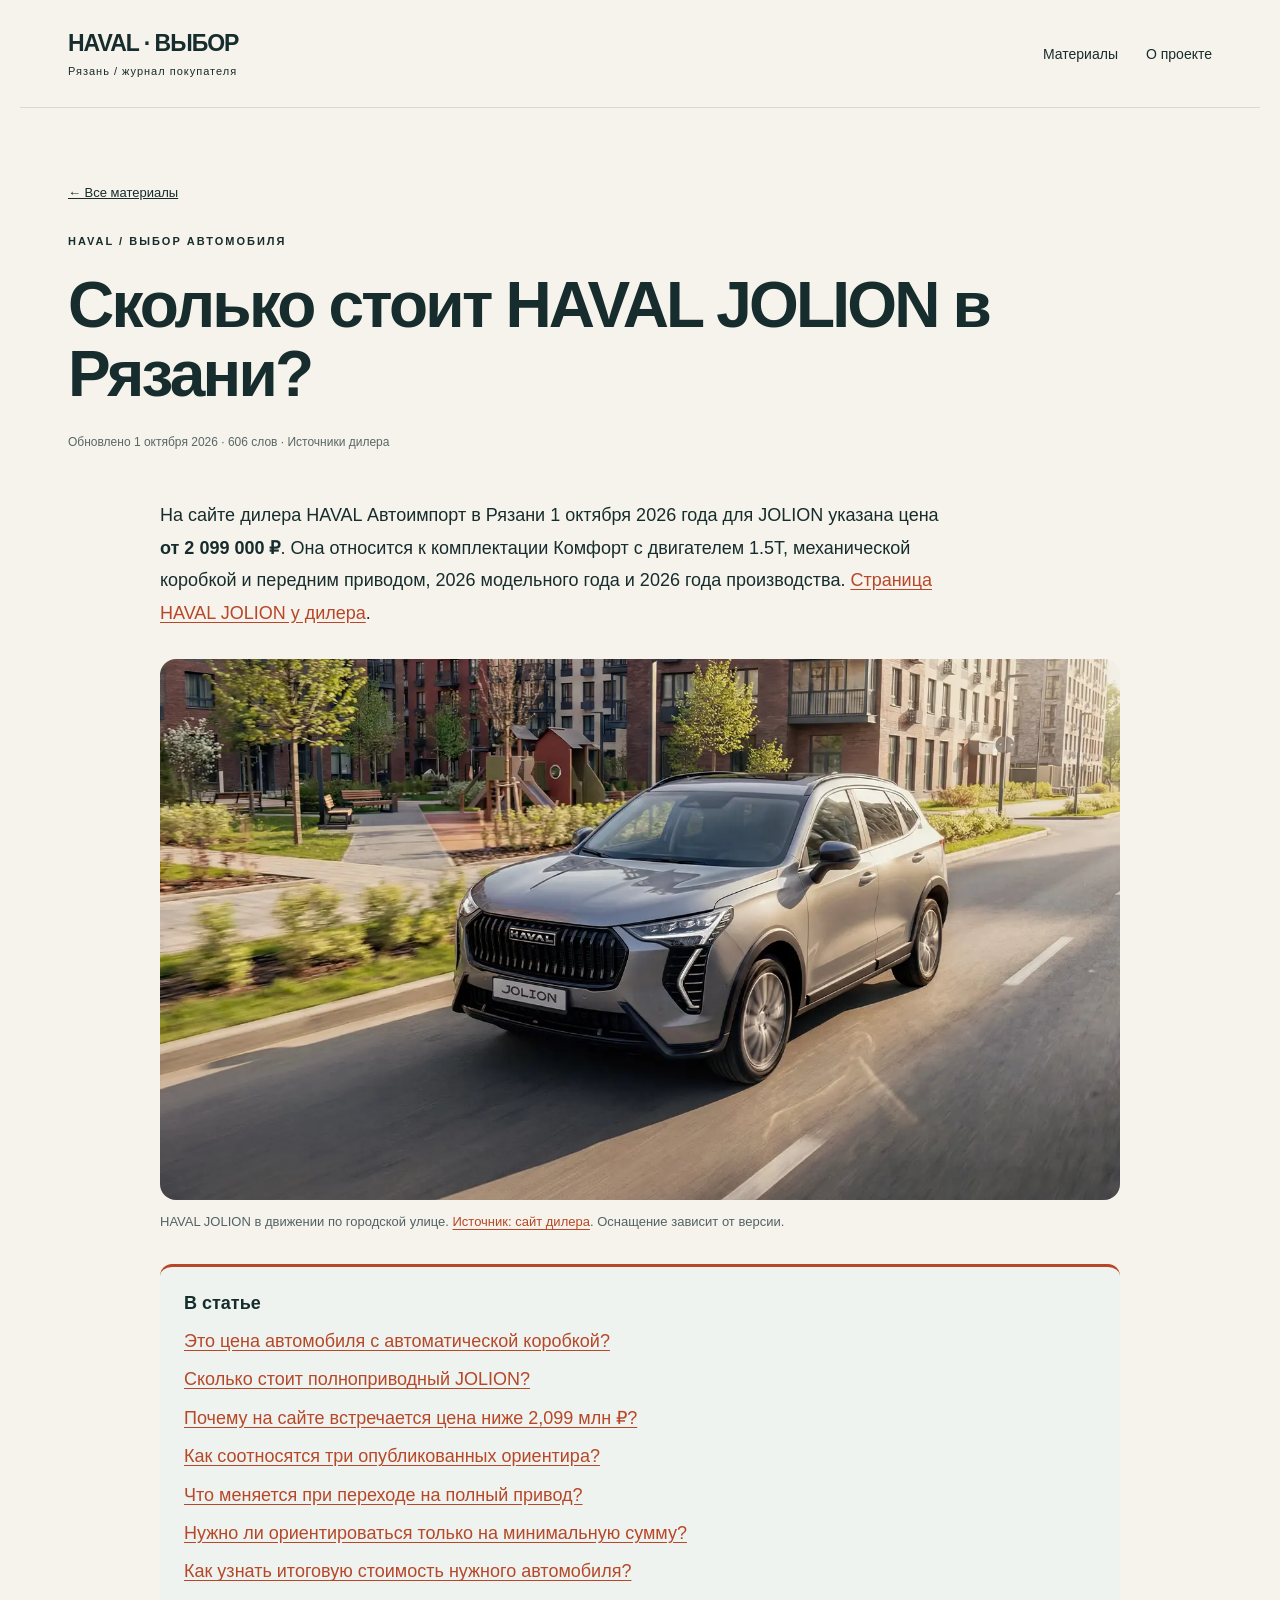
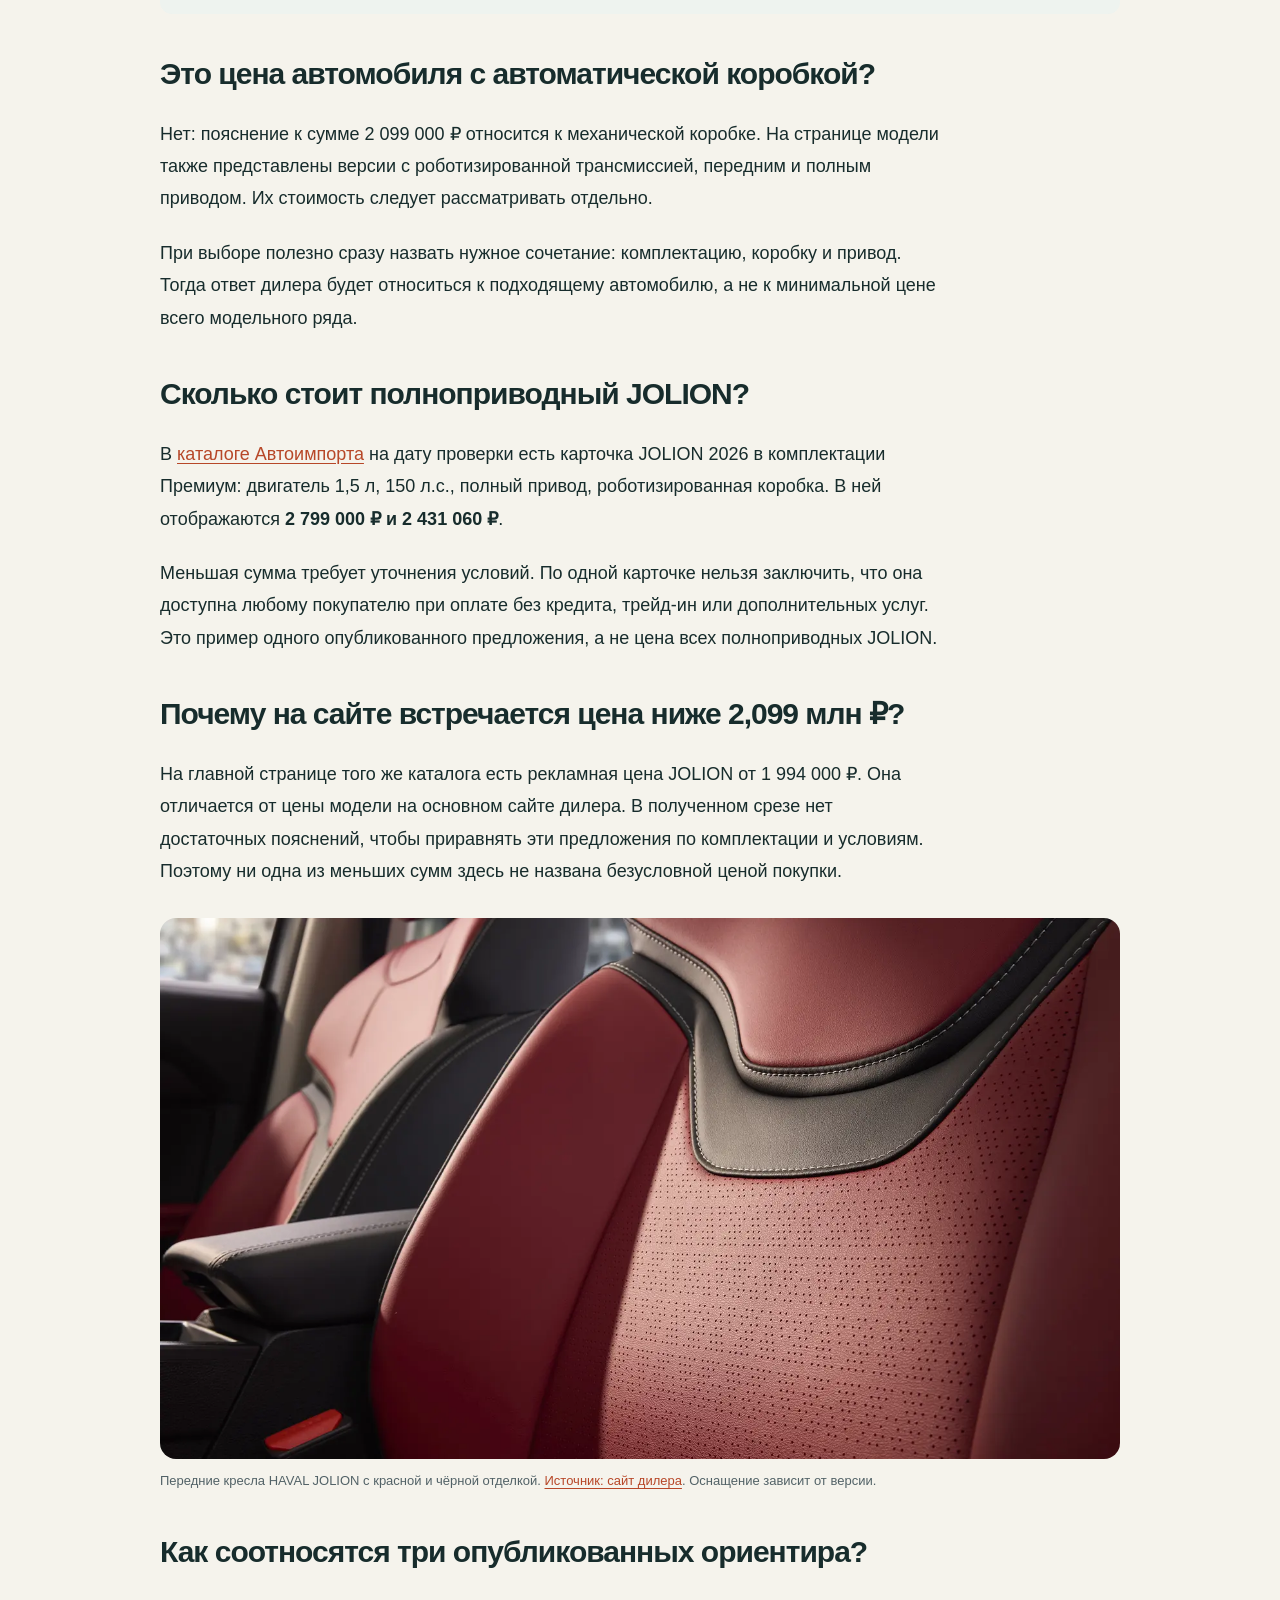
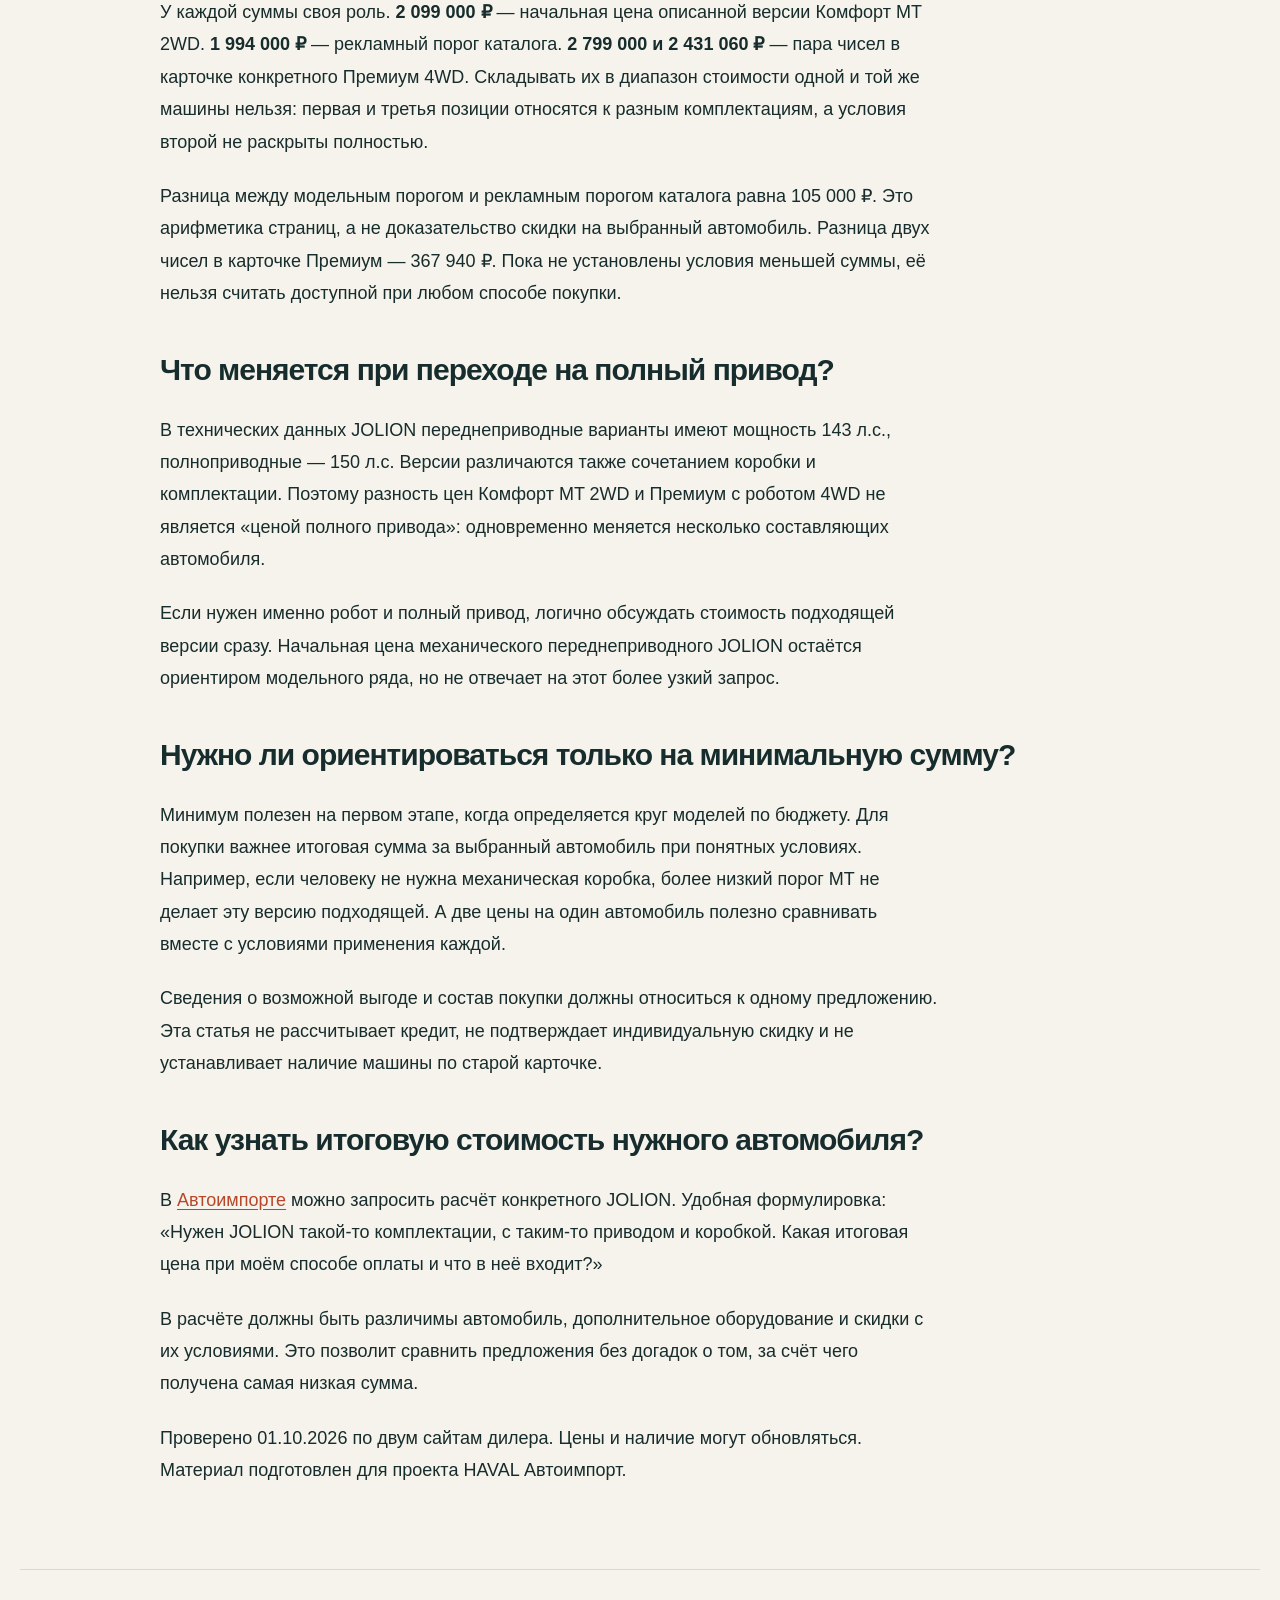
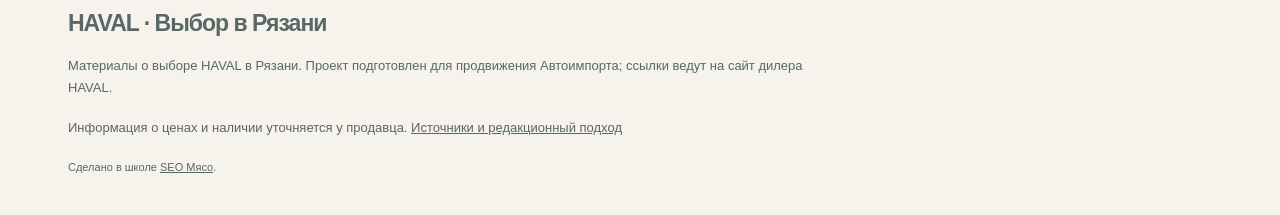
<file: haval-jolion-price.html>
<!doctype html><html lang="ru"><head><meta charset="utf-8"><meta name="viewport" content="width=device-width,initial-scale=1"><title>Сколько стоит HAVAL JOLION в Рязани?</title><meta name="description" content="Сколько стоит HAVAL JOLION в Рязани? — подробный разбор по данным Автоимпорта в Рязани."><link rel="stylesheet" href="/style.css"><script src="/app.js" defer></script></head><body><header><a class="logo" href="/">HAVAL · ВЫБОР<span>Рязань / журнал покупателя</span></a><nav aria-label="Основное меню"><a href="/#guides">Материалы</a><a href="/about.html">О проекте</a></nav></header><main id="main"><div class="article-head"><a href="/#guides">← Все материалы</a><p class="eyebrow">HAVAL / Выбор автомобиля</p><h1>Сколько стоит HAVAL JOLION в Рязани?</h1><p class="meta">Обновлено 1 октября 2026 · 606 слов · Источники дилера</p></div><article class="article-wide">
<p>На сайте дилера HAVAL Автоимпорт в Рязани 1 октября 2026 года для JOLION указана цена <strong>от 2 099 000 ₽</strong>. Она относится к комплектации Комфорт с двигателем 1.5T, механической коробкой и передним приводом, 2026 модельного года и 2026 года производства. <a href="https://autoimport-haval.ru/models/haval-jolion/">Страница HAVAL JOLION у дилера</a>.</p>
<figure><img src="/d7uptv0.webp" alt="HAVAL JOLION в движении по городской улице" loading="lazy" width="1490" height="840"><figcaption>HAVAL JOLION в движении по городской улице. <a href="https://autoimport-haval.ru/models/haval-jolion/">Источник: сайт дилера</a>. Оснащение зависит от версии.</figcaption></figure><aside class="toc"><strong>В статье</strong><a href="#section-2">Это цена автомобиля с автоматической коробкой?</a><a href="#section-3">Сколько стоит полноприводный JOLION?</a><a href="#section-4">Почему на сайте встречается цена ниже 2,099 млн ₽?</a><a href="#section-5">Как соотносятся три опубликованных ориентира?</a><a href="#section-6">Что меняется при переходе на полный привод?</a><a href="#section-7">Нужно ли ориентироваться только на минимальную сумму?</a><a href="#section-8">Как узнать итоговую стоимость нужного автомобиля?</a></aside>
<h2 id="section-2">Это цена автомобиля с автоматической коробкой?</h2>
<p>Нет: пояснение к сумме 2 099 000 ₽ относится к механической коробке. На странице модели также представлены версии с роботизированной трансмиссией, передним и полным приводом. Их стоимость следует рассматривать отдельно.</p>
<p>При выборе полезно сразу назвать нужное сочетание: комплектацию, коробку и привод. Тогда ответ дилера будет относиться к подходящему автомобилю, а не к минимальной цене всего модельного ряда.</p>
<h2 id="section-3">Сколько стоит полноприводный JOLION?</h2>
<p>В <a href="https://cars.autoimport-haval.ru/">каталоге Автоимпорта</a> на дату проверки есть карточка JOLION 2026 в комплектации Премиум: двигатель 1,5 л, 150 л.с., полный привод, роботизированная коробка. В ней отображаются <strong>2 799 000 ₽ и 2 431 060 ₽</strong>.</p>
<p>Меньшая сумма требует уточнения условий. По одной карточке нельзя заключить, что она доступна любому покупателю при оплате без кредита, трейд-ин или дополнительных услуг. Это пример одного опубликованного предложения, а не цена всех полноприводных JOLION.</p>
<h2 id="section-4">Почему на сайте встречается цена ниже 2,099 млн ₽?</h2>
<p>На главной странице того же каталога есть рекламная цена JOLION от 1 994 000 ₽. Она отличается от цены модели на основном сайте дилера. В полученном срезе нет достаточных пояснений, чтобы приравнять эти предложения по комплектации и условиям. Поэтому ни одна из меньших сумм здесь не названа безусловной ценой покупки.</p>
<figure><img src="/d7upqi0.webp" alt="Передние кресла HAVAL JOLION с красной и чёрной отделкой" loading="lazy" width="1490" height="840"><figcaption>Передние кресла HAVAL JOLION с красной и чёрной отделкой. <a href="https://autoimport-haval.ru/models/haval-jolion/">Источник: сайт дилера</a>. Оснащение зависит от версии.</figcaption></figure>
<h2 id="section-5">Как соотносятся три опубликованных ориентира?</h2>
<p>У каждой суммы своя роль. <strong>2 099 000 ₽</strong> — начальная цена описанной версии Комфорт MT 2WD. <strong>1 994 000 ₽</strong> — рекламный порог каталога. <strong>2 799 000 и 2 431 060 ₽</strong> — пара чисел в карточке конкретного Премиум 4WD. Складывать их в диапазон стоимости одной и той же машины нельзя: первая и третья позиции относятся к разным комплектациям, а условия второй не раскрыты полностью.</p>
<p>Разница между модельным порогом и рекламным порогом каталога равна 105 000 ₽. Это арифметика страниц, а не доказательство скидки на выбранный автомобиль. Разница двух чисел в карточке Премиум — 367 940 ₽. Пока не установлены условия меньшей суммы, её нельзя считать доступной при любом способе покупки.</p>
<h2 id="section-6">Что меняется при переходе на полный привод?</h2>
<p>В технических данных JOLION переднеприводные варианты имеют мощность 143 л.с., полноприводные — 150 л.с. Версии различаются также сочетанием коробки и комплектации. Поэтому разность цен Комфорт MT 2WD и Премиум с роботом 4WD не является «ценой полного привода»: одновременно меняется несколько составляющих автомобиля.</p>
<p>Если нужен именно робот и полный привод, логично обсуждать стоимость подходящей версии сразу. Начальная цена механического переднеприводного JOLION остаётся ориентиром модельного ряда, но не отвечает на этот более узкий запрос.</p>
<h2 id="section-7">Нужно ли ориентироваться только на минимальную сумму?</h2>
<p>Минимум полезен на первом этапе, когда определяется круг моделей по бюджету. Для покупки важнее итоговая сумма за выбранный автомобиль при понятных условиях. Например, если человеку не нужна механическая коробка, более низкий порог MT не делает эту версию подходящей. А две цены на один автомобиль полезно сравнивать вместе с условиями применения каждой.</p>
<p>Сведения о возможной выгоде и состав покупки должны относиться к одному предложению. Эта статья не рассчитывает кредит, не подтверждает индивидуальную скидку и не устанавливает наличие машины по старой карточке.</p>
<h2 id="section-8">Как узнать итоговую стоимость нужного автомобиля?</h2>
<p>В <a href="https://autoimport-haval.ru/models/haval-jolion/">Автоимпорте</a> можно запросить расчёт конкретного JOLION. Удобная формулировка: «Нужен JOLION такой-то комплектации, с таким-то приводом и коробкой. Какая итоговая цена при моём способе оплаты и что в неё входит?»</p>
<p>В расчёте должны быть различимы автомобиль, дополнительное оборудование и скидки с их условиями. Это позволит сравнить предложения без догадок о том, за счёт чего получена самая низкая сумма.</p>
<p>Проверено 01.10.2026 по двум сайтам дилера. Цены и наличие могут обновляться. Материал подготовлен для проекта HAVAL Автоимпорт.</p>
</article></main><footer><div class="logo">HAVAL · Выбор в Рязани</div><p>Материалы о выборе HAVAL в Рязани. Проект подготовлен для продвижения Автоимпорта; ссылки ведут на сайт дилера HAVAL.</p><p>Информация о ценах и наличии уточняется у продавца. <a href="/about.html">Источники и редакционный подход</a></p><small>Сделано в школе <a href="https://seomeat.ru/">SEO Мясо</a>.</small></footer></body></html>
</file>
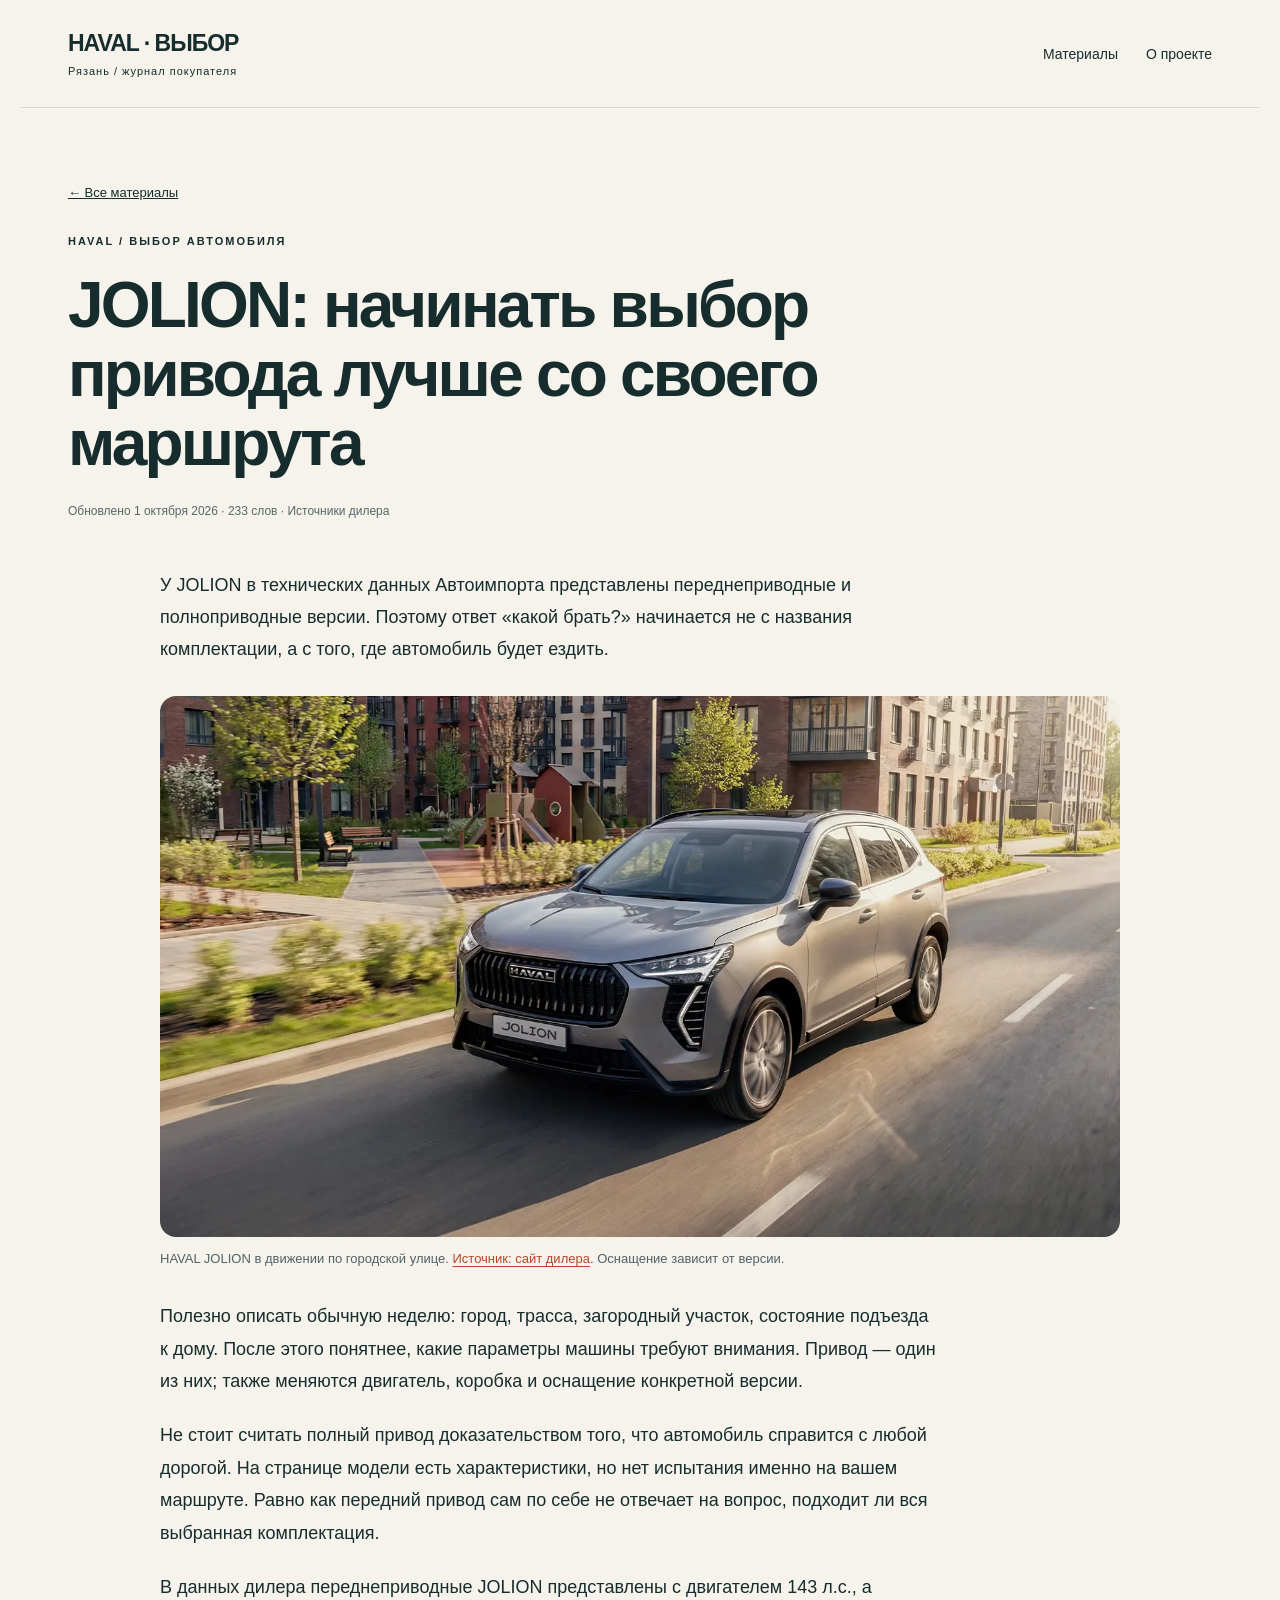
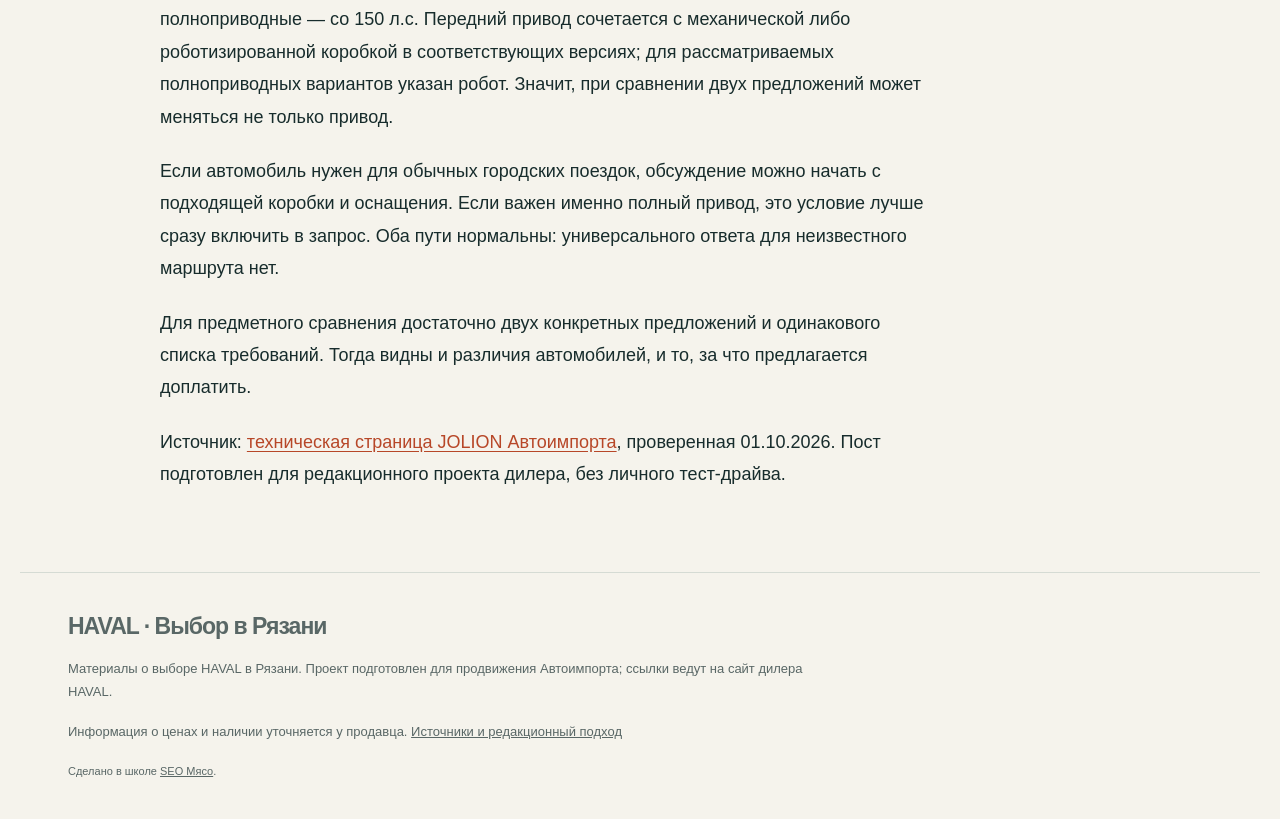
<file: haval-p1-tenchat.html>
<!doctype html><html lang="ru"><head><meta charset="utf-8"><meta name="viewport" content="width=device-width,initial-scale=1"><title>JOLION: начинать выбор привода лучше со своего маршрута</title><meta name="description" content="JOLION: начинать выбор привода лучше со своего маршрута — подробный разбор по данным Автоимпорта в Рязани."><link rel="stylesheet" href="/style.css"><script src="/app.js" defer></script></head><body><header><a class="logo" href="/">HAVAL · ВЫБОР<span>Рязань / журнал покупателя</span></a><nav aria-label="Основное меню"><a href="/#guides">Материалы</a><a href="/about.html">О проекте</a></nav></header><main id="main"><div class="article-head"><a href="/#guides">← Все материалы</a><p class="eyebrow">HAVAL / Выбор автомобиля</p><h1>JOLION: начинать выбор привода лучше со своего маршрута</h1><p class="meta">Обновлено 1 октября 2026 · 233 слов · Источники дилера</p></div><article class="article-wide">
<p>У JOLION в технических данных Автоимпорта представлены переднеприводные и полноприводные версии. Поэтому ответ «какой брать?» начинается не с названия комплектации, а с того, где автомобиль будет ездить.</p>
<figure><img src="/d7uptv0.webp" alt="HAVAL JOLION в движении по городской улице" loading="lazy" width="1490" height="840"><figcaption>HAVAL JOLION в движении по городской улице. <a href="https://autoimport-haval.ru/models/haval-jolion/">Источник: сайт дилера</a>. Оснащение зависит от версии.</figcaption></figure>
<p>Полезно описать обычную неделю: город, трасса, загородный участок, состояние подъезда к дому. После этого понятнее, какие параметры машины требуют внимания. Привод — один из них; также меняются двигатель, коробка и оснащение конкретной версии.</p>
<p>Не стоит считать полный привод доказательством того, что автомобиль справится с любой дорогой. На странице модели есть характеристики, но нет испытания именно на вашем маршруте. Равно как передний привод сам по себе не отвечает на вопрос, подходит ли вся выбранная комплектация.</p>
<p>В данных дилера переднеприводные JOLION представлены с двигателем 143 л.с., а полноприводные — со 150 л.с. Передний привод сочетается с механической либо роботизированной коробкой в соответствующих версиях; для рассматриваемых полноприводных вариантов указан робот. Значит, при сравнении двух предложений может меняться не только привод.</p>
<p>Если автомобиль нужен для обычных городских поездок, обсуждение можно начать с подходящей коробки и оснащения. Если важен именно полный привод, это условие лучше сразу включить в запрос. Оба пути нормальны: универсального ответа для неизвестного маршрута нет.</p>
<p>Для предметного сравнения достаточно двух конкретных предложений и одинакового списка требований. Тогда видны и различия автомобилей, и то, за что предлагается доплатить.</p>
<p>Источник: <a href="https://autoimport-haval.ru/models/haval-jolion/">техническая страница JOLION Автоимпорта</a>, проверенная 01.10.2026. Пост подготовлен для редакционного проекта дилера, без личного тест-драйва.</p>
</article></main><footer><div class="logo">HAVAL · Выбор в Рязани</div><p>Материалы о выборе HAVAL в Рязани. Проект подготовлен для продвижения Автоимпорта; ссылки ведут на сайт дилера HAVAL.</p><p>Информация о ценах и наличии уточняется у продавца. <a href="/about.html">Источники и редакционный подход</a></p><small>Сделано в школе <a href="https://seomeat.ru/">SEO Мясо</a>.</small></footer></body></html>
</file>
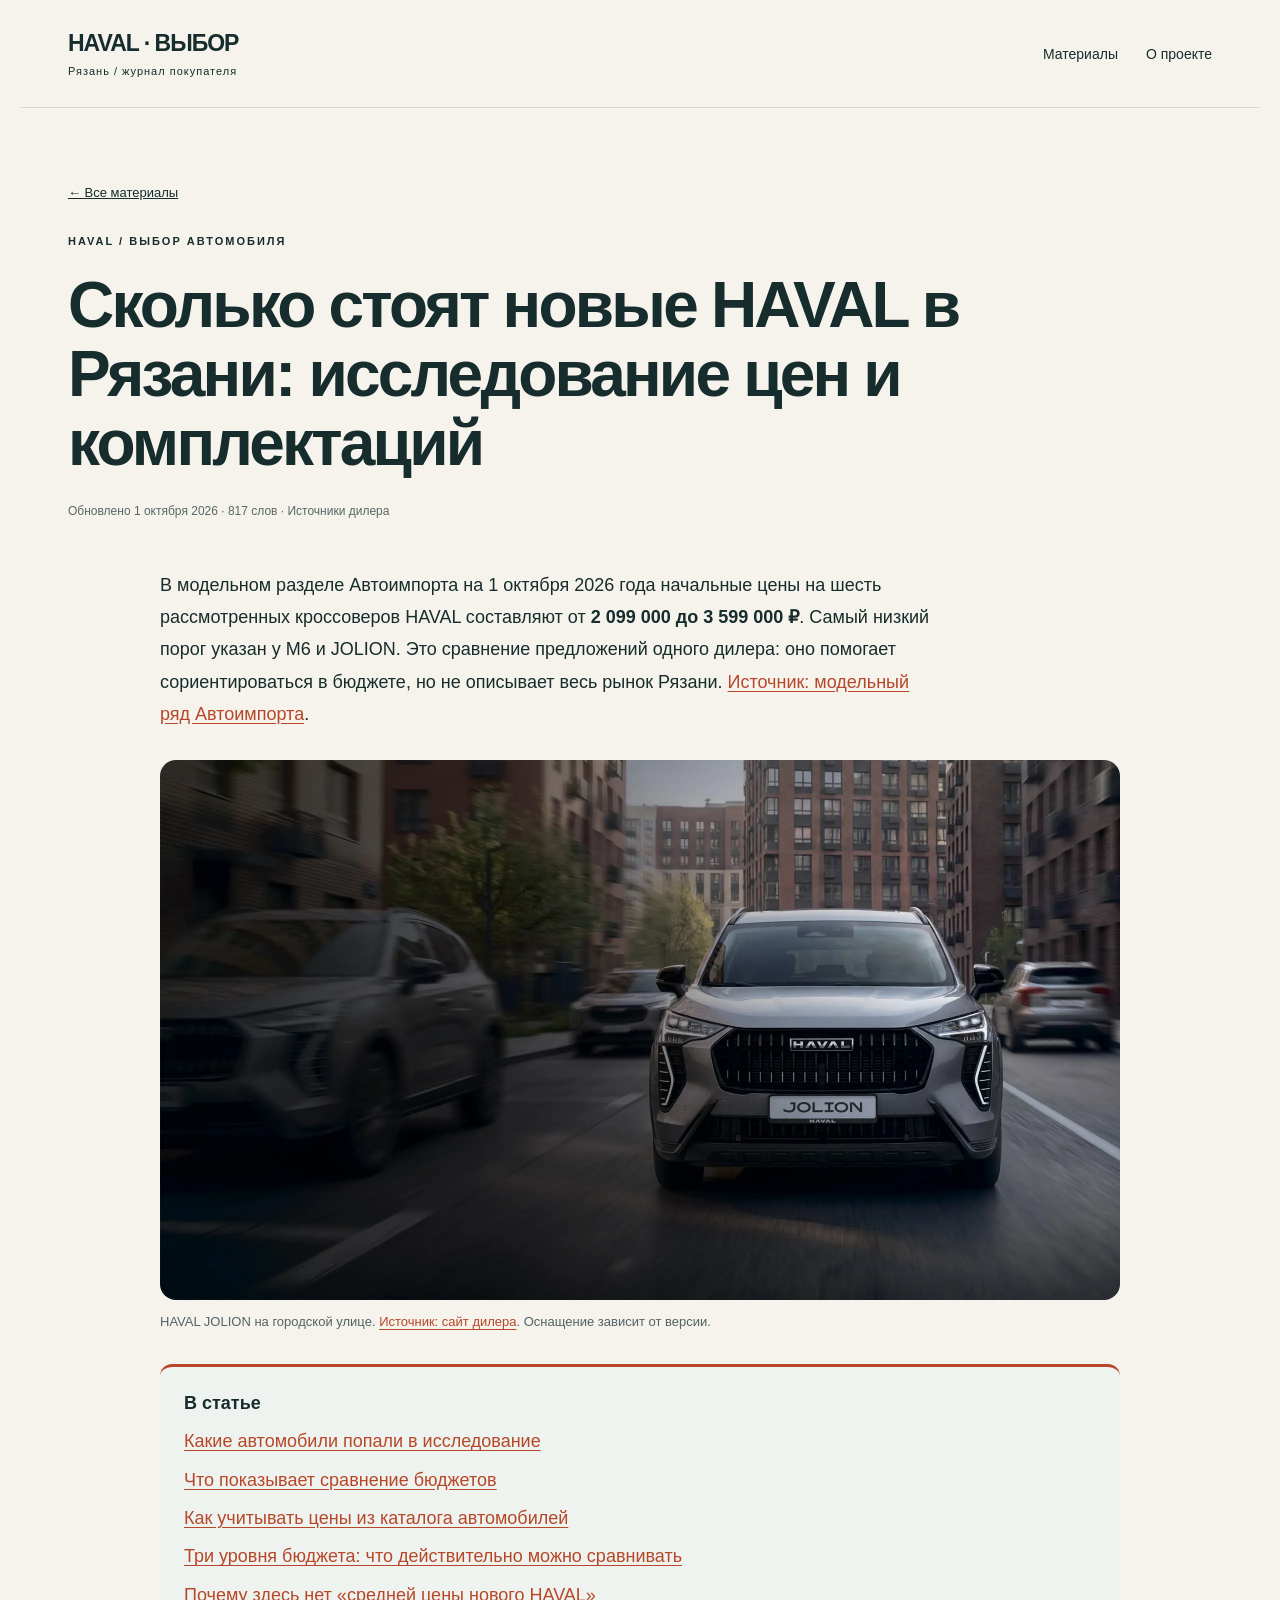
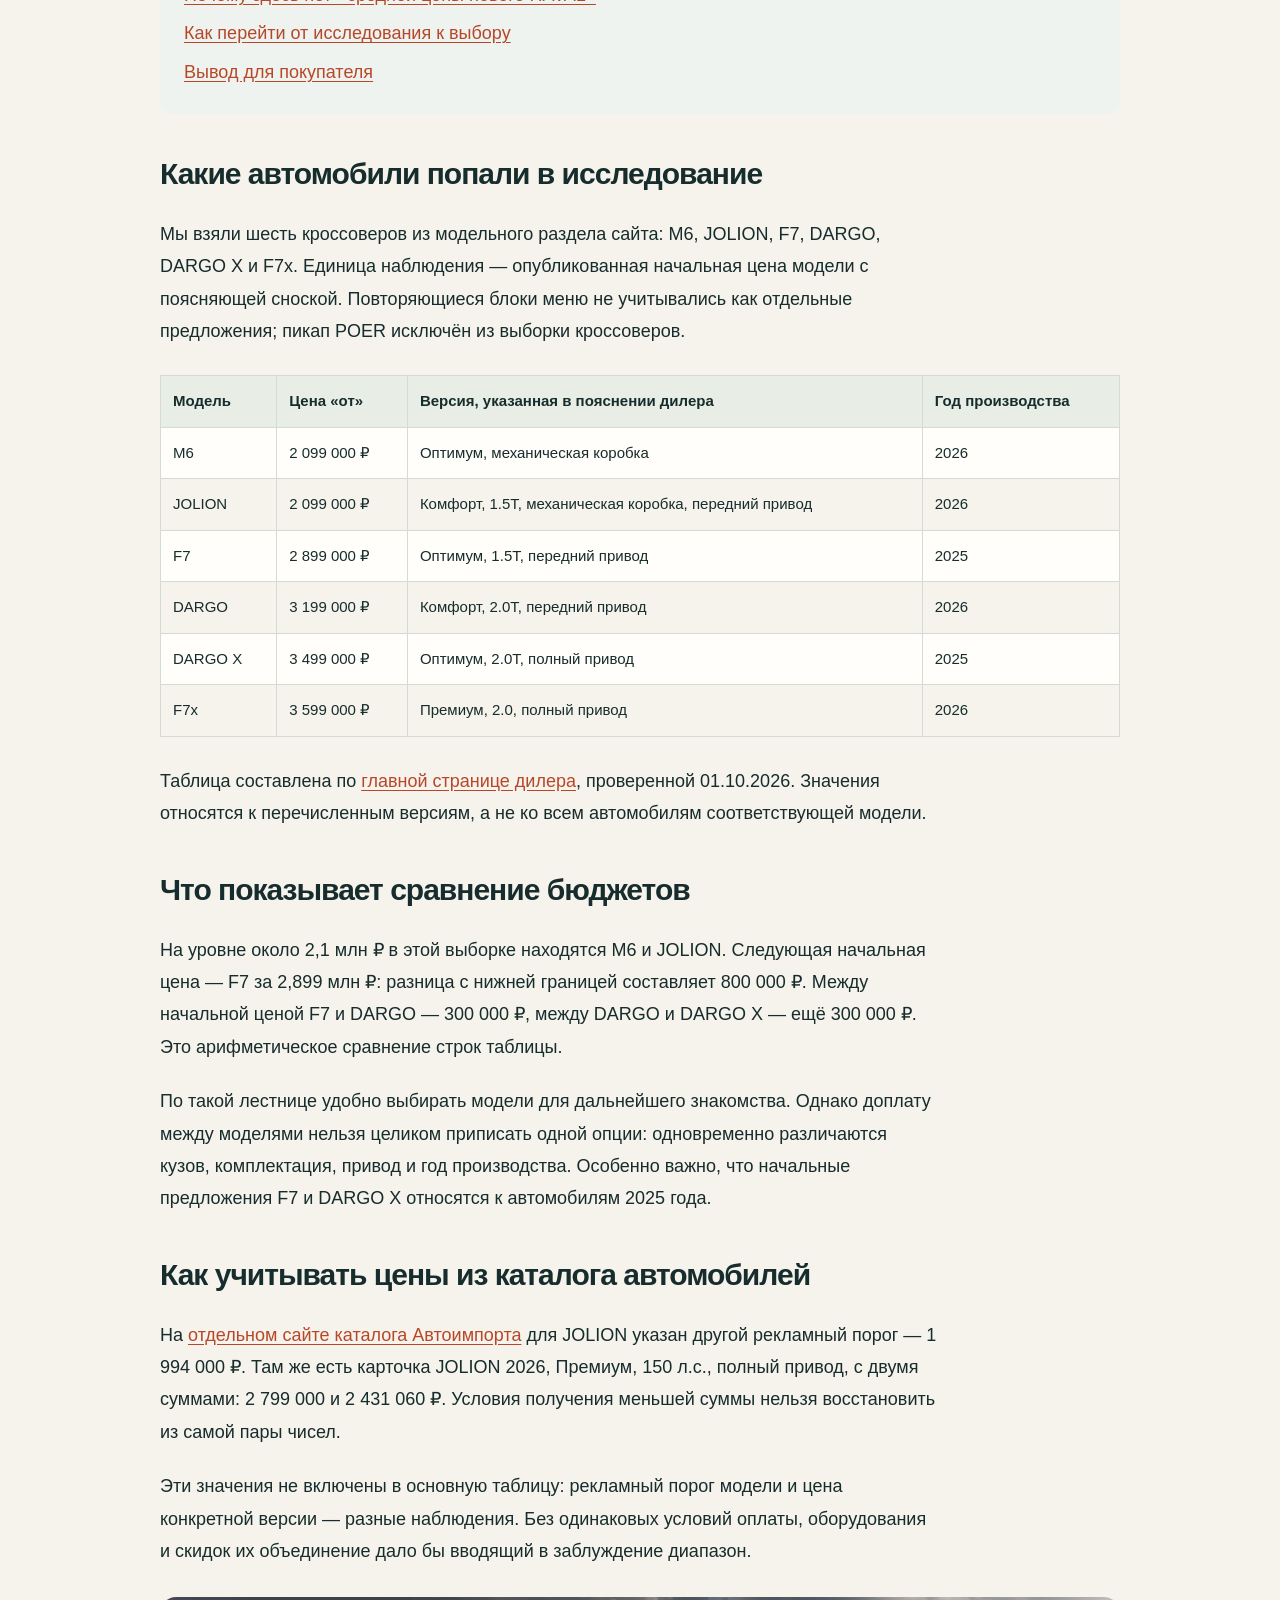
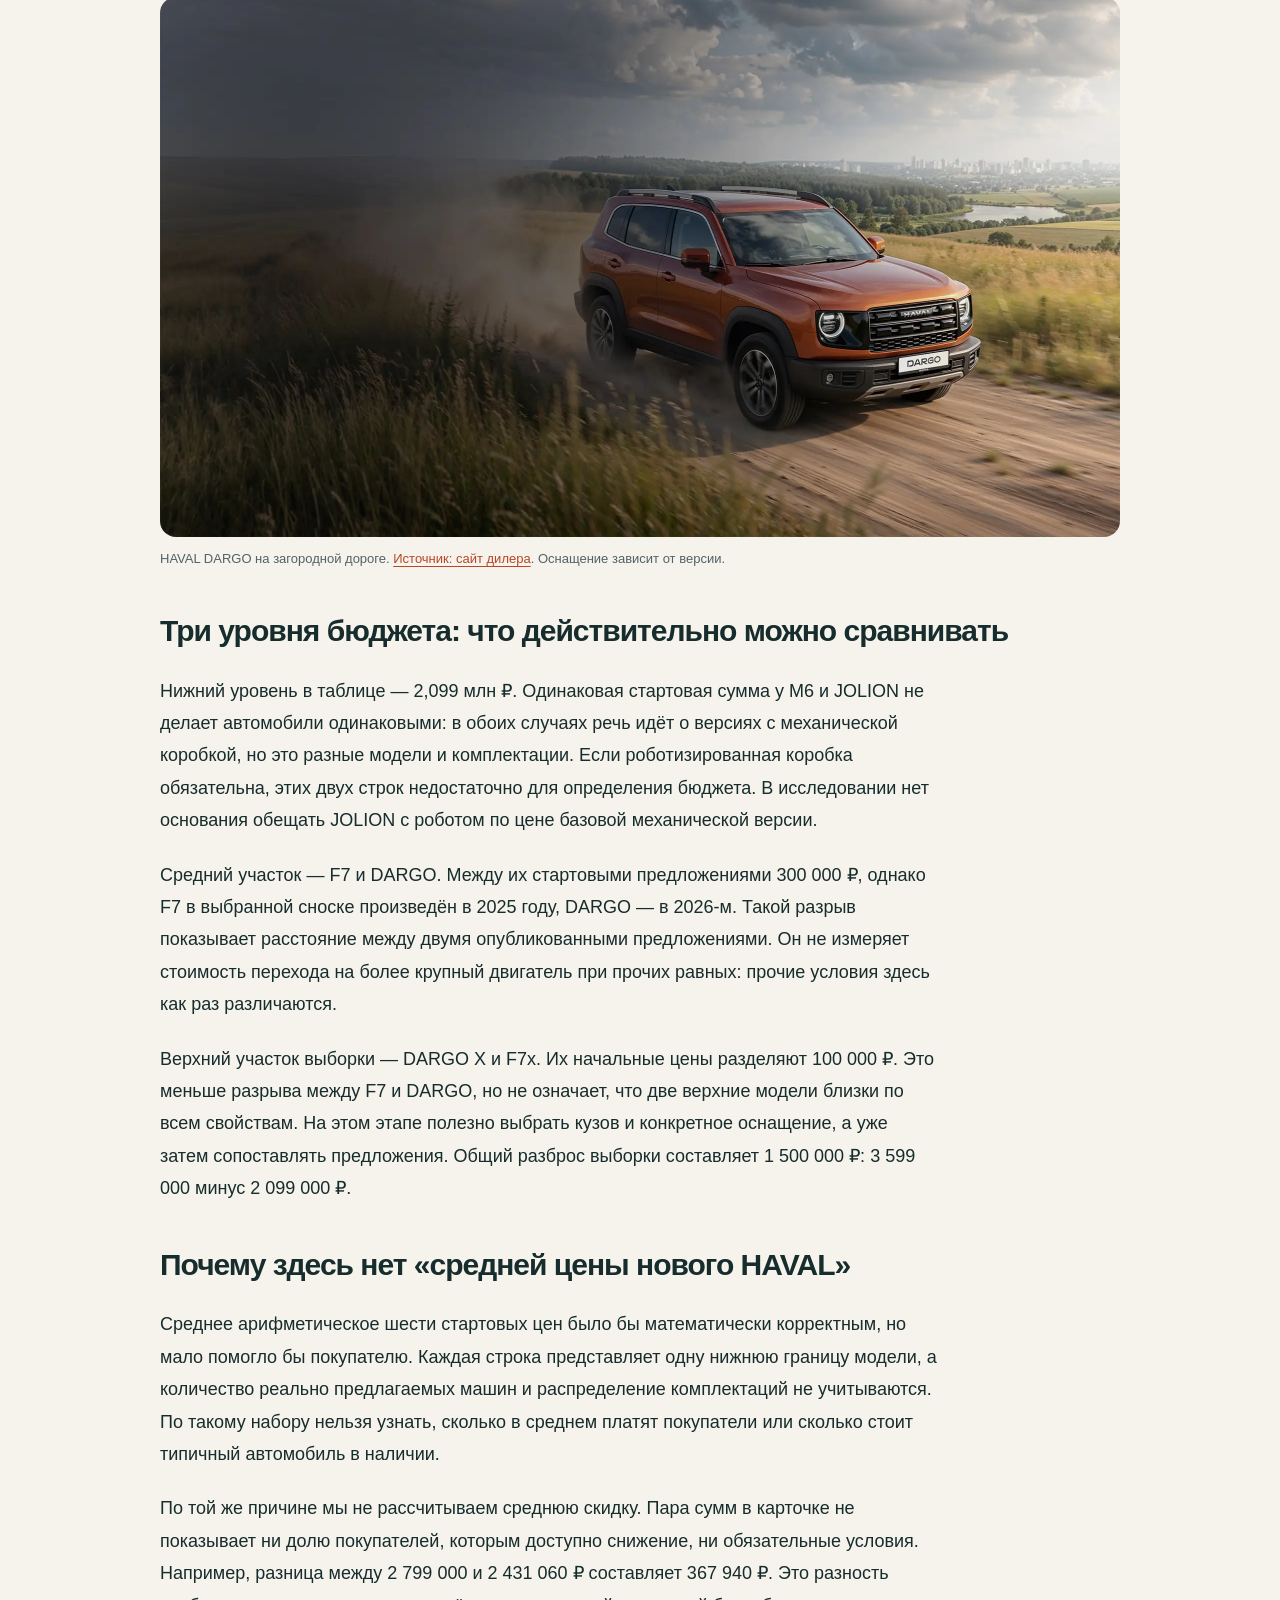
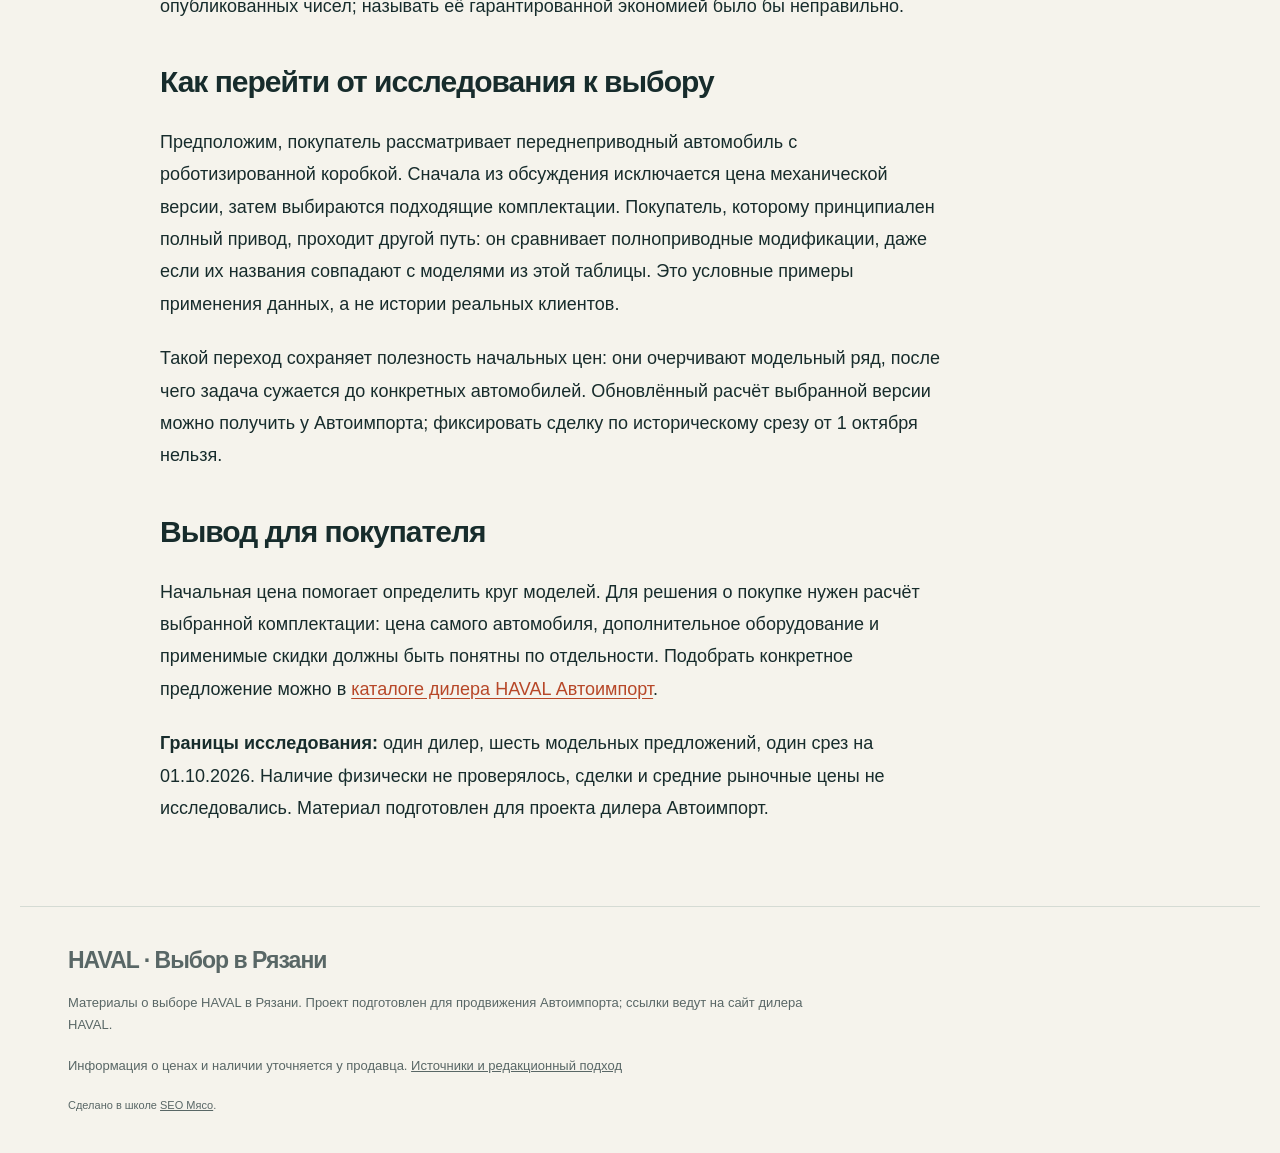
<file: haval-prices-ryazan.html>
<!doctype html><html lang="ru"><head><meta charset="utf-8"><meta name="viewport" content="width=device-width,initial-scale=1"><title>Сколько стоят новые HAVAL в Рязани: исследование цен и комплектаций</title><meta name="description" content="Сколько стоят новые HAVAL в Рязани: исследование цен и комплектаций — подробный разбор по данным Автоимпорта в Рязани."><link rel="stylesheet" href="/style.css"><script src="/app.js" defer></script></head><body><header><a class="logo" href="/">HAVAL · ВЫБОР<span>Рязань / журнал покупателя</span></a><nav aria-label="Основное меню"><a href="/#guides">Материалы</a><a href="/about.html">О проекте</a></nav></header><main id="main"><div class="article-head"><a href="/#guides">← Все материалы</a><p class="eyebrow">HAVAL / Выбор автомобиля</p><h1>Сколько стоят новые HAVAL в Рязани: исследование цен и комплектаций</h1><p class="meta">Обновлено 1 октября 2026 · 817 слов · Источники дилера</p></div><article class="article-wide">
<p>В модельном разделе Автоимпорта на 1 октября 2026 года начальные цены на шесть рассмотренных кроссоверов HAVAL составляют от <strong>2 099 000 до 3 599 000 ₽</strong>. Самый низкий порог указан у M6 и JOLION. Это сравнение предложений одного дилера: оно помогает сориентироваться в бюджете, но не описывает весь рынок Рязани. <a href="https://autoimport-haval.ru/">Источник: модельный ряд Автоимпорта</a>.</p>
<figure><img src="/dal4f3o.webp" alt="HAVAL JOLION на городской улице" loading="lazy" width="1920" height="1080"><figcaption>HAVAL JOLION на городской улице. <a href="https://autoimport-haval.ru/models/haval-jolion/">Источник: сайт дилера</a>. Оснащение зависит от версии.</figcaption></figure><aside class="toc"><strong>В статье</strong><a href="#section-2">Какие автомобили попали в исследование</a><a href="#section-3">Что показывает сравнение бюджетов</a><a href="#section-4">Как учитывать цены из каталога автомобилей</a><a href="#section-5">Три уровня бюджета: что действительно можно сравнивать</a><a href="#section-6">Почему здесь нет «средней цены нового HAVAL»</a><a href="#section-7">Как перейти от исследования к выбору</a><a href="#section-8">Вывод для покупателя</a></aside>
<h2 id="section-2">Какие автомобили попали в исследование</h2>
<p>Мы взяли шесть кроссоверов из модельного раздела сайта: M6, JOLION, F7, DARGO, DARGO X и F7x. Единица наблюдения — опубликованная начальная цена модели с поясняющей сноской. Повторяющиеся блоки меню не учитывались как отдельные предложения; пикап POER исключён из выборки кроссоверов.</p>
<div class="table"><table>
<tr><th>Модель</th><th>Цена «от»</th><th>Версия, указанная в пояснении дилера</th><th>Год производства</th></tr>
<tr><td>M6</td><td>2 099 000 ₽</td><td>Оптимум, механическая коробка</td><td>2026</td></tr>
<tr><td>JOLION</td><td>2 099 000 ₽</td><td>Комфорт, 1.5T, механическая коробка, передний привод</td><td>2026</td></tr>
<tr><td>F7</td><td>2 899 000 ₽</td><td>Оптимум, 1.5T, передний привод</td><td>2025</td></tr>
<tr><td>DARGO</td><td>3 199 000 ₽</td><td>Комфорт, 2.0T, передний привод</td><td>2026</td></tr>
<tr><td>DARGO X</td><td>3 499 000 ₽</td><td>Оптимум, 2.0T, полный привод</td><td>2025</td></tr>
<tr><td>F7x</td><td>3 599 000 ₽</td><td>Премиум, 2.0, полный привод</td><td>2026</td></tr>
</table></div>
<p>Таблица составлена по <a href="https://autoimport-haval.ru/">главной странице дилера</a>, проверенной 01.10.2026. Значения относятся к перечисленным версиям, а не ко всем автомобилям соответствующей модели.</p>
<h2 id="section-3">Что показывает сравнение бюджетов</h2>
<p>На уровне около 2,1 млн ₽ в этой выборке находятся M6 и JOLION. Следующая начальная цена — F7 за 2,899 млн ₽: разница с нижней границей составляет 800 000 ₽. Между начальной ценой F7 и DARGO — 300 000 ₽, между DARGO и DARGO X — ещё 300 000 ₽. Это арифметическое сравнение строк таблицы.</p>
<p>По такой лестнице удобно выбирать модели для дальнейшего знакомства. Однако доплату между моделями нельзя целиком приписать одной опции: одновременно различаются кузов, комплектация, привод и год производства. Особенно важно, что начальные предложения F7 и DARGO X относятся к автомобилям 2025 года.</p>
<h2 id="section-4">Как учитывать цены из каталога автомобилей</h2>
<p>На <a href="https://cars.autoimport-haval.ru/">отдельном сайте каталога Автоимпорта</a> для JOLION указан другой рекламный порог — 1 994 000 ₽. Там же есть карточка JOLION 2026, Премиум, 150 л.с., полный привод, с двумя суммами: 2 799 000 и 2 431 060 ₽. Условия получения меньшей суммы нельзя восстановить из самой пары чисел.</p>
<p>Эти значения не включены в основную таблицу: рекламный порог модели и цена конкретной версии — разные наблюдения. Без одинаковых условий оплаты, оборудования и скидок их объединение дало бы вводящий в заблуждение диапазон.</p>
<figure><img src="/dal4fc0.webp" alt="HAVAL DARGO на загородной дороге" loading="lazy" width="1920" height="1080"><figcaption>HAVAL DARGO на загородной дороге. <a href="https://autoimport-haval.ru/models/haval-dargo/">Источник: сайт дилера</a>. Оснащение зависит от версии.</figcaption></figure>
<h2 id="section-5">Три уровня бюджета: что действительно можно сравнивать</h2>
<p>Нижний уровень в таблице — 2,099 млн ₽. Одинаковая стартовая сумма у M6 и JOLION не делает автомобили одинаковыми: в обоих случаях речь идёт о версиях с механической коробкой, но это разные модели и комплектации. Если роботизированная коробка обязательна, этих двух строк недостаточно для определения бюджета. В исследовании нет основания обещать JOLION с роботом по цене базовой механической версии.</p>
<p>Средний участок — F7 и DARGO. Между их стартовыми предложениями 300 000 ₽, однако F7 в выбранной сноске произведён в 2025 году, DARGO — в 2026-м. Такой разрыв показывает расстояние между двумя опубликованными предложениями. Он не измеряет стоимость перехода на более крупный двигатель при прочих равных: прочие условия здесь как раз различаются.</p>
<p>Верхний участок выборки — DARGO X и F7x. Их начальные цены разделяют 100 000 ₽. Это меньше разрыва между F7 и DARGO, но не означает, что две верхние модели близки по всем свойствам. На этом этапе полезно выбрать кузов и конкретное оснащение, а уже затем сопоставлять предложения. Общий разброс выборки составляет 1 500 000 ₽: 3 599 000 минус 2 099 000 ₽.</p>
<h2 id="section-6">Почему здесь нет «средней цены нового HAVAL»</h2>
<p>Среднее арифметическое шести стартовых цен было бы математически корректным, но мало помогло бы покупателю. Каждая строка представляет одну нижнюю границу модели, а количество реально предлагаемых машин и распределение комплектаций не учитываются. По такому набору нельзя узнать, сколько в среднем платят покупатели или сколько стоит типичный автомобиль в наличии.</p>
<p>По той же причине мы не рассчитываем среднюю скидку. Пара сумм в карточке не показывает ни долю покупателей, которым доступно снижение, ни обязательные условия. Например, разница между 2 799 000 и 2 431 060 ₽ составляет 367 940 ₽. Это разность опубликованных чисел; называть её гарантированной экономией было бы неправильно.</p>
<h2 id="section-7">Как перейти от исследования к выбору</h2>
<p>Предположим, покупатель рассматривает переднеприводный автомобиль с роботизированной коробкой. Сначала из обсуждения исключается цена механической версии, затем выбираются подходящие комплектации. Покупатель, которому принципиален полный привод, проходит другой путь: он сравнивает полноприводные модификации, даже если их названия совпадают с моделями из этой таблицы. Это условные примеры применения данных, а не истории реальных клиентов.</p>
<p>Такой переход сохраняет полезность начальных цен: они очерчивают модельный ряд, после чего задача сужается до конкретных автомобилей. Обновлённый расчёт выбранной версии можно получить у Автоимпорта; фиксировать сделку по историческому срезу от 1 октября нельзя.</p>
<h2 id="section-8">Вывод для покупателя</h2>
<p>Начальная цена помогает определить круг моделей. Для решения о покупке нужен расчёт выбранной комплектации: цена самого автомобиля, дополнительное оборудование и применимые скидки должны быть понятны по отдельности. Подобрать конкретное предложение можно в <a href="https://cars.autoimport-haval.ru/">каталоге дилера HAVAL Автоимпорт</a>.</p>
<p><strong>Границы исследования:</strong> один дилер, шесть модельных предложений, один срез на 01.10.2026. Наличие физически не проверялось, сделки и средние рыночные цены не исследовались. Материал подготовлен для проекта дилера Автоимпорт.</p>
</article></main><footer><div class="logo">HAVAL · Выбор в Рязани</div><p>Материалы о выборе HAVAL в Рязани. Проект подготовлен для продвижения Автоимпорта; ссылки ведут на сайт дилера HAVAL.</p><p>Информация о ценах и наличии уточняется у продавца. <a href="/about.html">Источники и редакционный подход</a></p><small>Сделано в школе <a href="https://seomeat.ru/">SEO Мясо</a>.</small></footer></body></html>
</file>
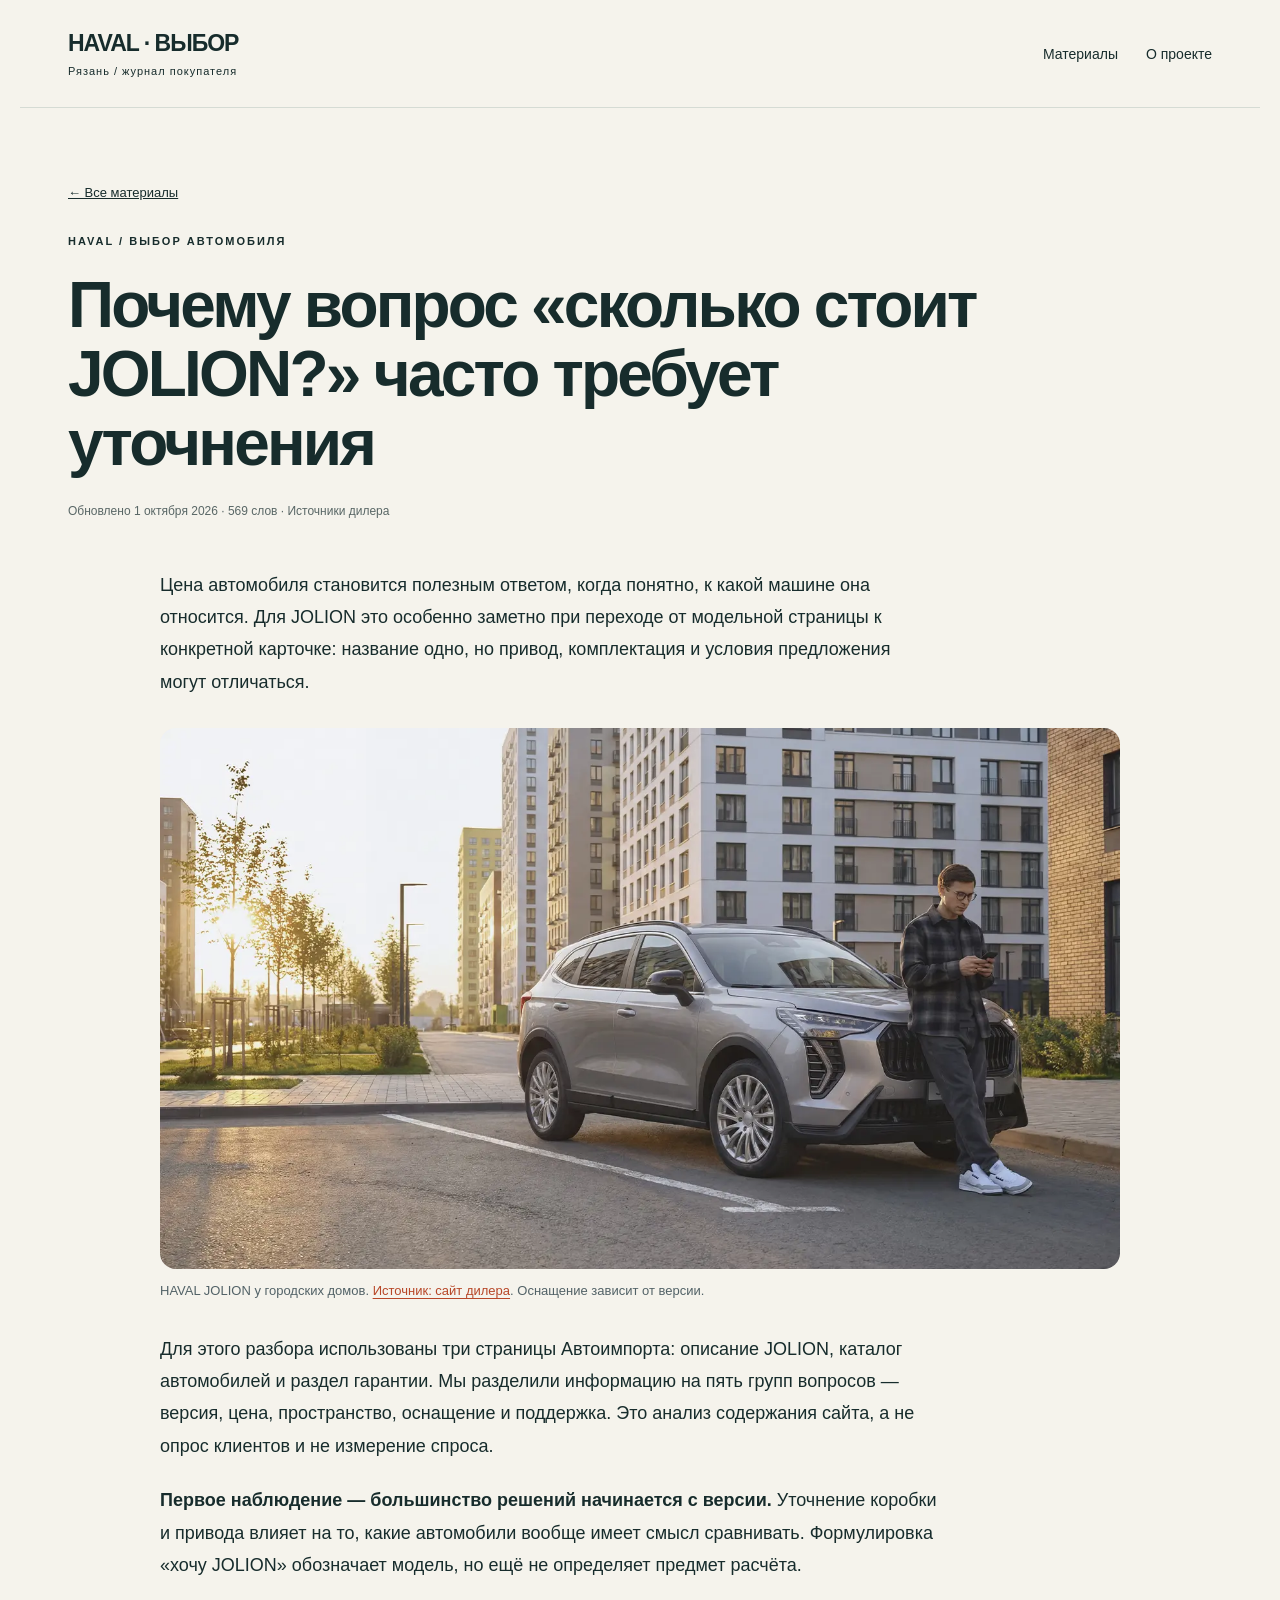
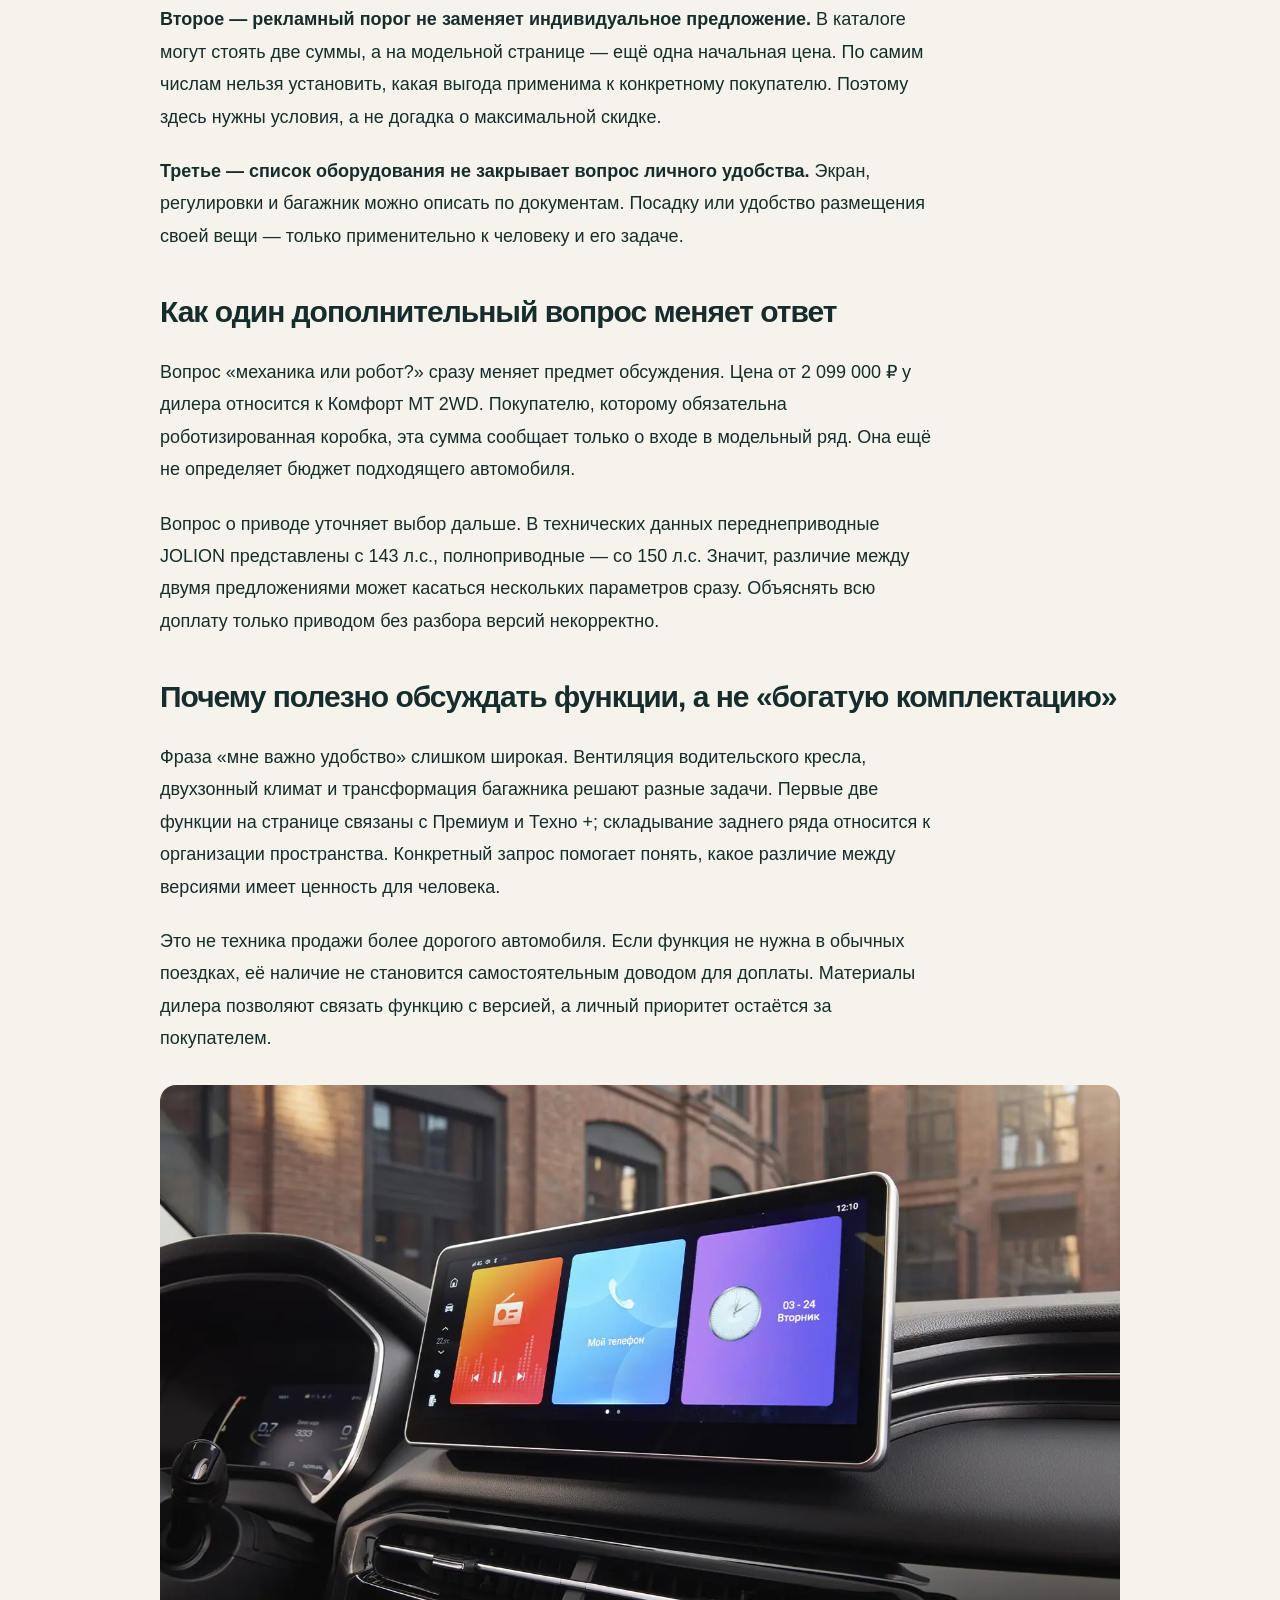
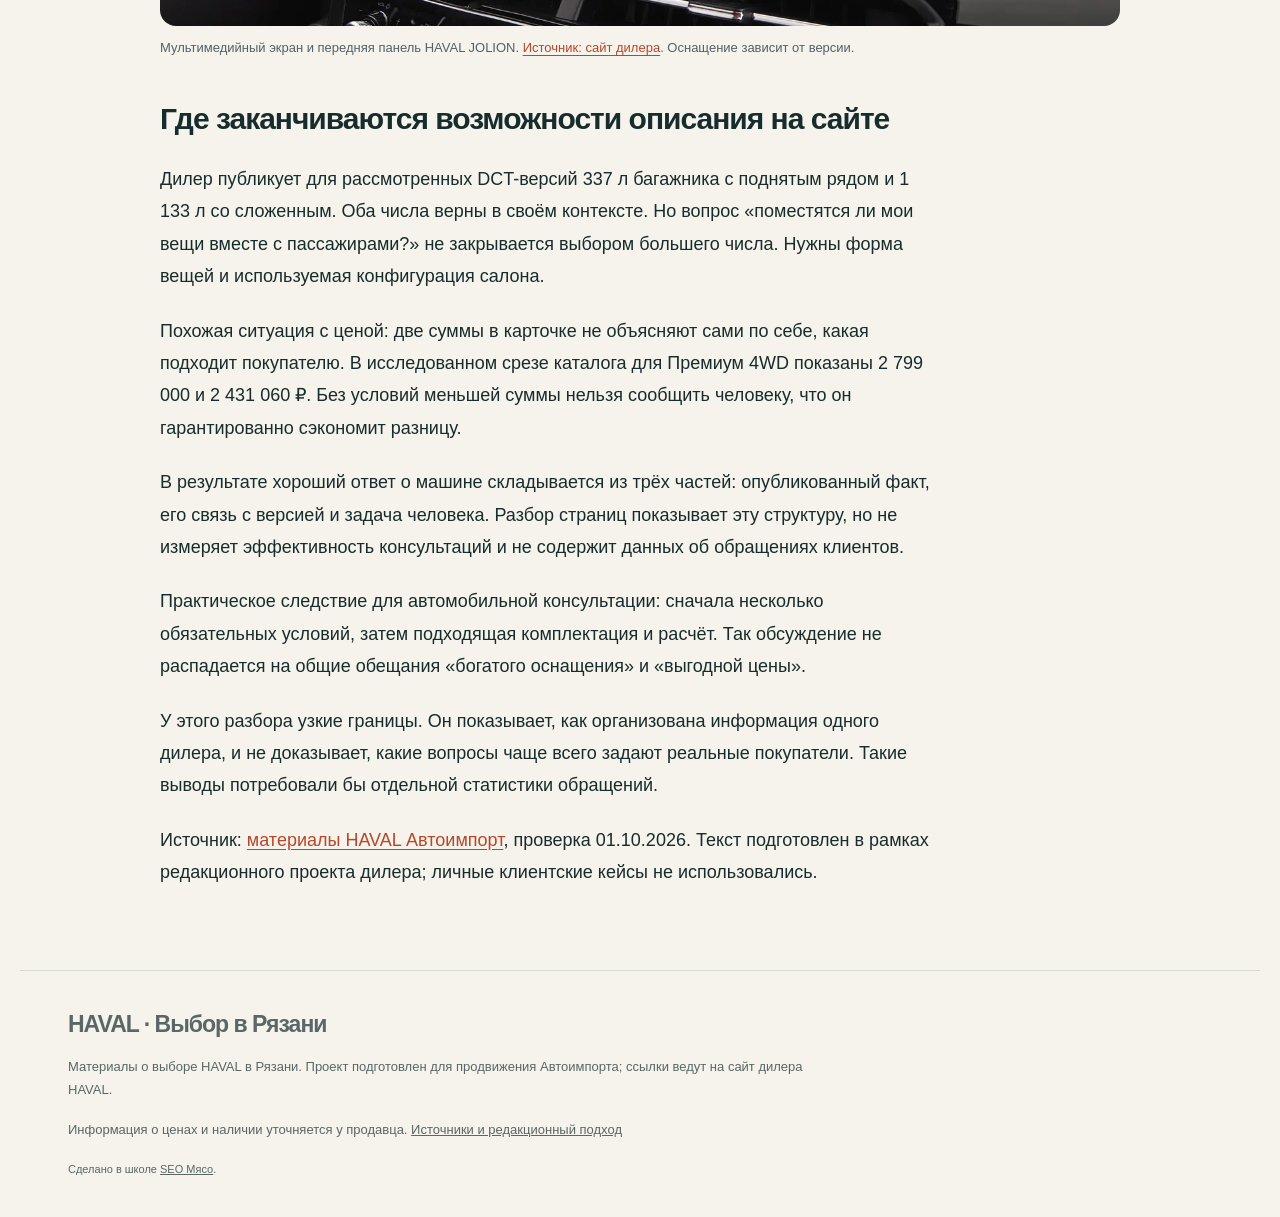
<file: haval-s2-tenchat.html>
<!doctype html><html lang="ru"><head><meta charset="utf-8"><meta name="viewport" content="width=device-width,initial-scale=1"><title>Почему вопрос «сколько стоит JOLION?» часто требует уточнения</title><meta name="description" content="Почему вопрос «сколько стоит JOLION?» часто требует уточнения — подробный разбор по данным Автоимпорта в Рязани."><link rel="stylesheet" href="/style.css"><script src="/app.js" defer></script></head><body><header><a class="logo" href="/">HAVAL · ВЫБОР<span>Рязань / журнал покупателя</span></a><nav aria-label="Основное меню"><a href="/#guides">Материалы</a><a href="/about.html">О проекте</a></nav></header><main id="main"><div class="article-head"><a href="/#guides">← Все материалы</a><p class="eyebrow">HAVAL / Выбор автомобиля</p><h1>Почему вопрос «сколько стоит JOLION?» часто требует уточнения</h1><p class="meta">Обновлено 1 октября 2026 · 569 слов · Источники дилера</p></div><article class="article-wide">
<p>Цена автомобиля становится полезным ответом, когда понятно, к какой машине она относится. Для JOLION это особенно заметно при переходе от модельной страницы к конкретной карточке: название одно, но привод, комплектация и условия предложения могут отличаться.</p>
<figure><img src="/d7uptqg.webp" alt="HAVAL JOLION у городских домов" loading="lazy" width="1490" height="840"><figcaption>HAVAL JOLION у городских домов. <a href="https://autoimport-haval.ru/models/haval-jolion/">Источник: сайт дилера</a>. Оснащение зависит от версии.</figcaption></figure>
<p>Для этого разбора использованы три страницы Автоимпорта: описание JOLION, каталог автомобилей и раздел гарантии. Мы разделили информацию на пять групп вопросов — версия, цена, пространство, оснащение и поддержка. Это анализ содержания сайта, а не опрос клиентов и не измерение спроса.</p>
<p><strong>Первое наблюдение — большинство решений начинается с версии.</strong> Уточнение коробки и привода влияет на то, какие автомобили вообще имеет смысл сравнивать. Формулировка «хочу JOLION» обозначает модель, но ещё не определяет предмет расчёта.</p>
<p><strong>Второе — рекламный порог не заменяет индивидуальное предложение.</strong> В каталоге могут стоять две суммы, а на модельной странице — ещё одна начальная цена. По самим числам нельзя установить, какая выгода применима к конкретному покупателю. Поэтому здесь нужны условия, а не догадка о максимальной скидке.</p>
<p><strong>Третье — список оборудования не закрывает вопрос личного удобства.</strong> Экран, регулировки и багажник можно описать по документам. Посадку или удобство размещения своей вещи — только применительно к человеку и его задаче.</p>
<h2 id="section-2">Как один дополнительный вопрос меняет ответ</h2>
<p>Вопрос «механика или робот?» сразу меняет предмет обсуждения. Цена от 2 099 000 ₽ у дилера относится к Комфорт MT 2WD. Покупателю, которому обязательна роботизированная коробка, эта сумма сообщает только о входе в модельный ряд. Она ещё не определяет бюджет подходящего автомобиля.</p>
<p>Вопрос о приводе уточняет выбор дальше. В технических данных переднеприводные JOLION представлены с 143 л.с., полноприводные — со 150 л.с. Значит, различие между двумя предложениями может касаться нескольких параметров сразу. Объяснять всю доплату только приводом без разбора версий некорректно.</p>
<h2 id="section-3">Почему полезно обсуждать функции, а не «богатую комплектацию»</h2>
<p>Фраза «мне важно удобство» слишком широкая. Вентиляция водительского кресла, двухзонный климат и трансформация багажника решают разные задачи. Первые две функции на странице связаны с Премиум и Техно +; складывание заднего ряда относится к организации пространства. Конкретный запрос помогает понять, какое различие между версиями имеет ценность для человека.</p>
<p>Это не техника продажи более дорогого автомобиля. Если функция не нужна в обычных поездках, её наличие не становится самостоятельным доводом для доплаты. Материалы дилера позволяют связать функцию с версией, а личный приоритет остаётся за покупателем.</p>
<figure><img src="/d7urfvo.webp" alt="Мультимедийный экран и передняя панель HAVAL JOLION" loading="lazy" width="1490" height="840"><figcaption>Мультимедийный экран и передняя панель HAVAL JOLION. <a href="https://autoimport-haval.ru/models/haval-jolion/">Источник: сайт дилера</a>. Оснащение зависит от версии.</figcaption></figure>
<h2 id="section-4">Где заканчиваются возможности описания на сайте</h2>
<p>Дилер публикует для рассмотренных DCT-версий 337 л багажника с поднятым рядом и 1 133 л со сложенным. Оба числа верны в своём контексте. Но вопрос «поместятся ли мои вещи вместе с пассажирами?» не закрывается выбором большего числа. Нужны форма вещей и используемая конфигурация салона.</p>
<p>Похожая ситуация с ценой: две суммы в карточке не объясняют сами по себе, какая подходит покупателю. В исследованном срезе каталога для Премиум 4WD показаны 2 799 000 и 2 431 060 ₽. Без условий меньшей суммы нельзя сообщить человеку, что он гарантированно сэкономит разницу.</p>
<p>В результате хороший ответ о машине складывается из трёх частей: опубликованный факт, его связь с версией и задача человека. Разбор страниц показывает эту структуру, но не измеряет эффективность консультаций и не содержит данных об обращениях клиентов.</p>
<p>Практическое следствие для автомобильной консультации: сначала несколько обязательных условий, затем подходящая комплектация и расчёт. Так обсуждение не распадается на общие обещания «богатого оснащения» и «выгодной цены».</p>
<p>У этого разбора узкие границы. Он показывает, как организована информация одного дилера, и не доказывает, какие вопросы чаще всего задают реальные покупатели. Такие выводы потребовали бы отдельной статистики обращений.</p>
<p>Источник: <a href="https://autoimport-haval.ru/models/haval-jolion/">материалы HAVAL Автоимпорт</a>, проверка 01.10.2026. Текст подготовлен в рамках редакционного проекта дилера; личные клиентские кейсы не использовались.</p>
</article></main><footer><div class="logo">HAVAL · Выбор в Рязани</div><p>Материалы о выборе HAVAL в Рязани. Проект подготовлен для продвижения Автоимпорта; ссылки ведут на сайт дилера HAVAL.</p><p>Информация о ценах и наличии уточняется у продавца. <a href="/about.html">Источники и редакционный подход</a></p><small>Сделано в школе <a href="https://seomeat.ru/">SEO Мясо</a>.</small></footer></body></html>
</file>
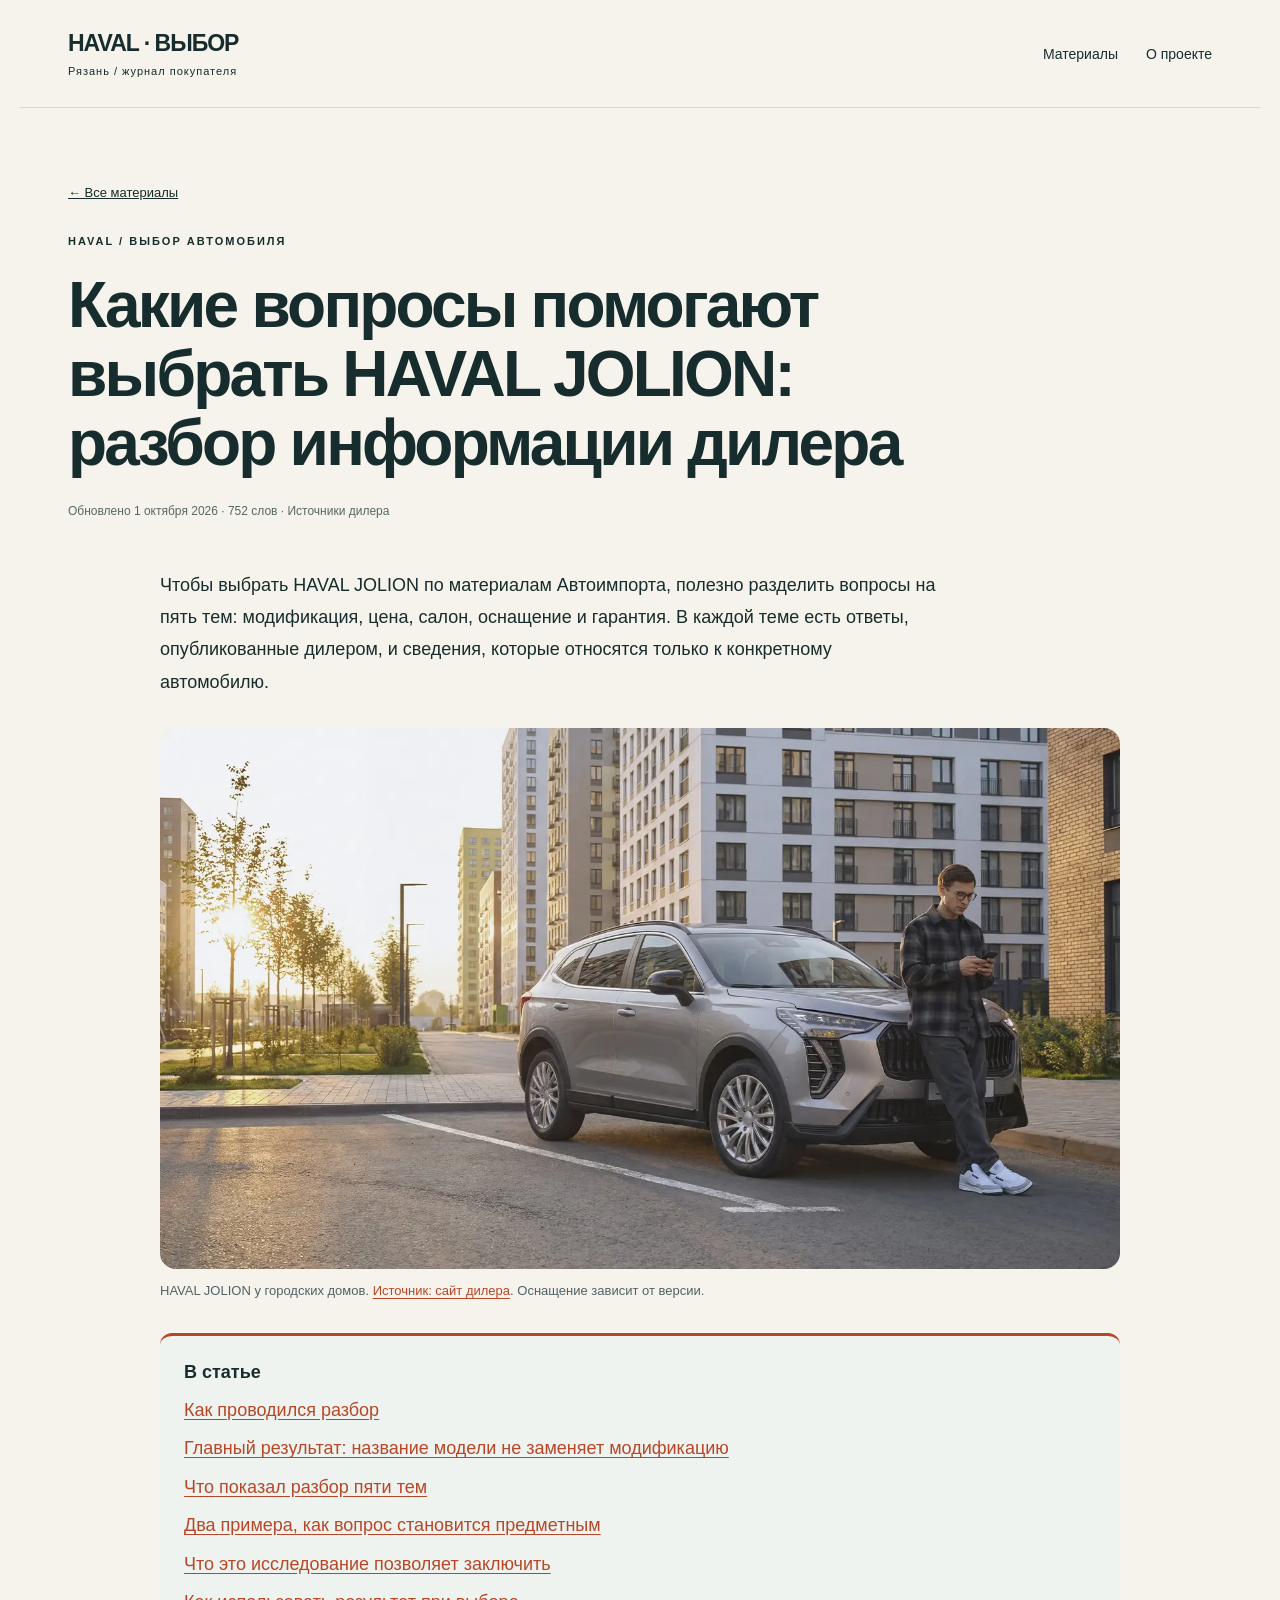
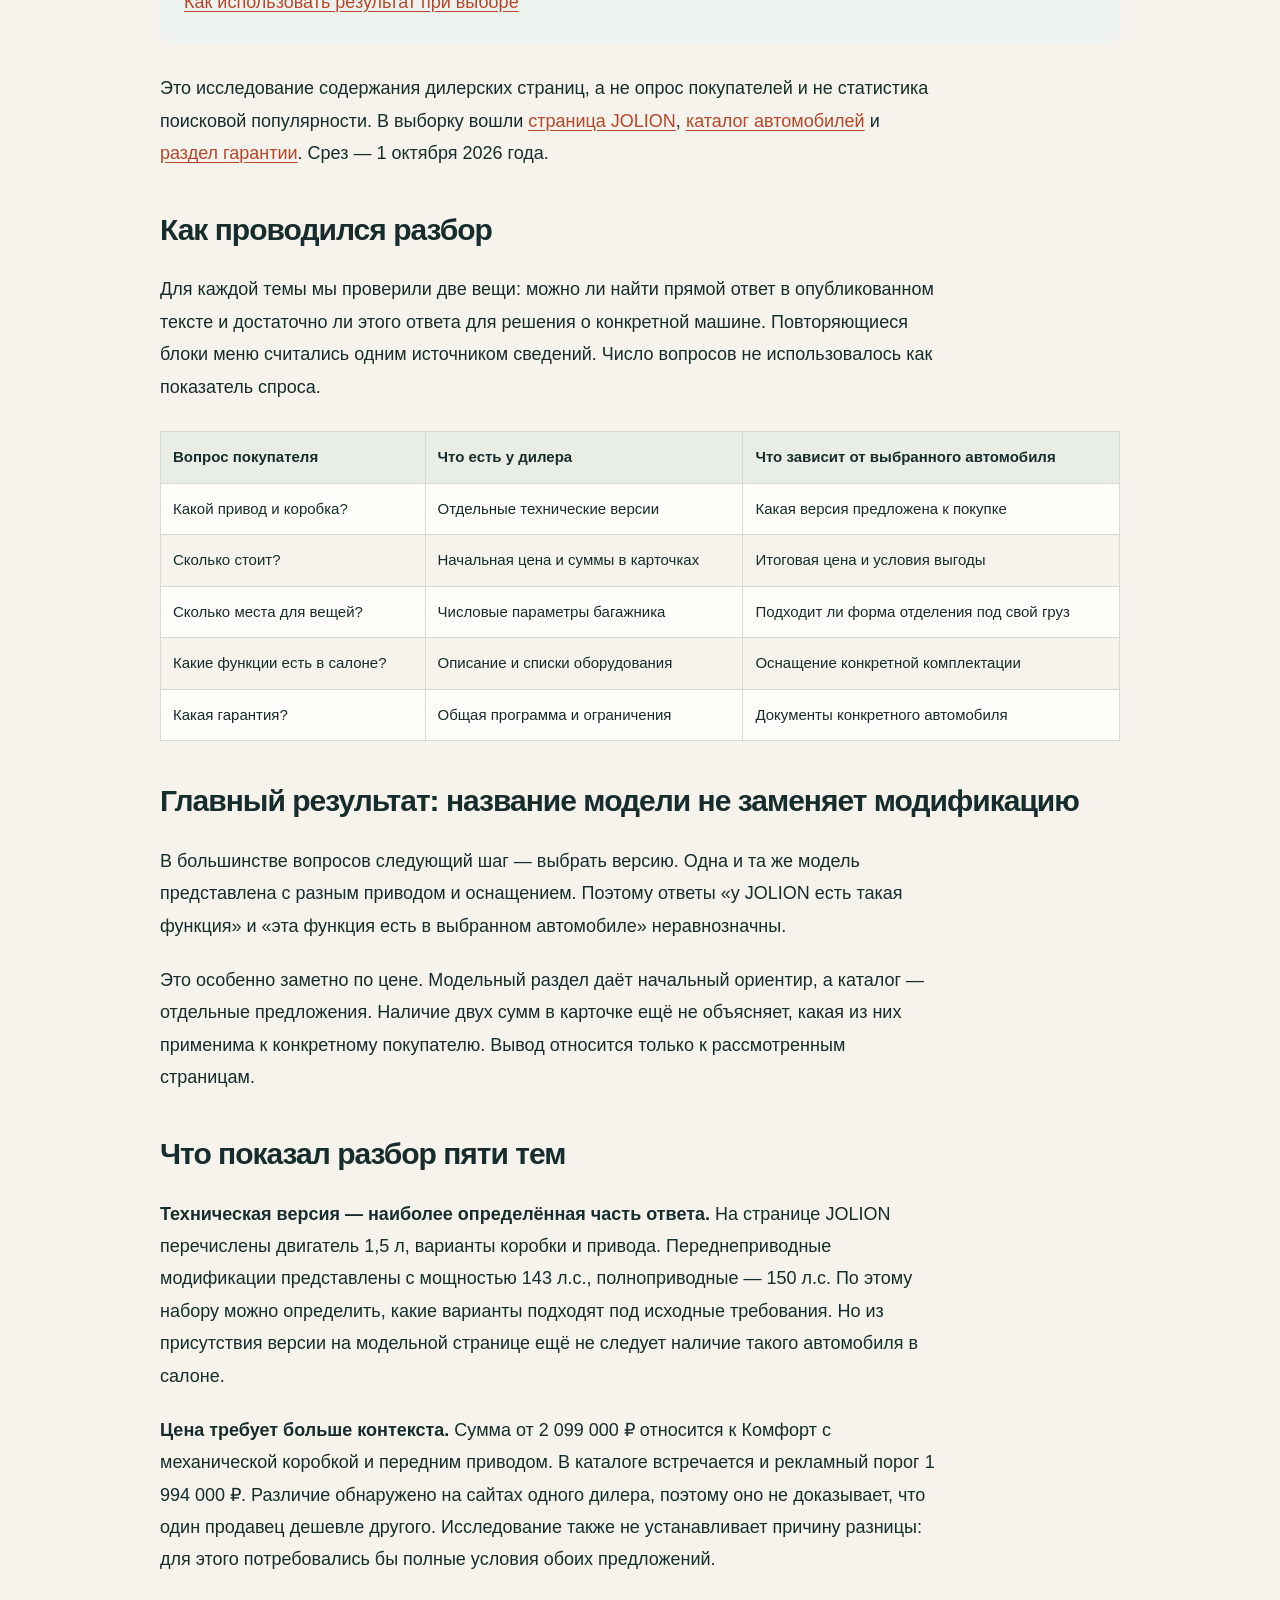
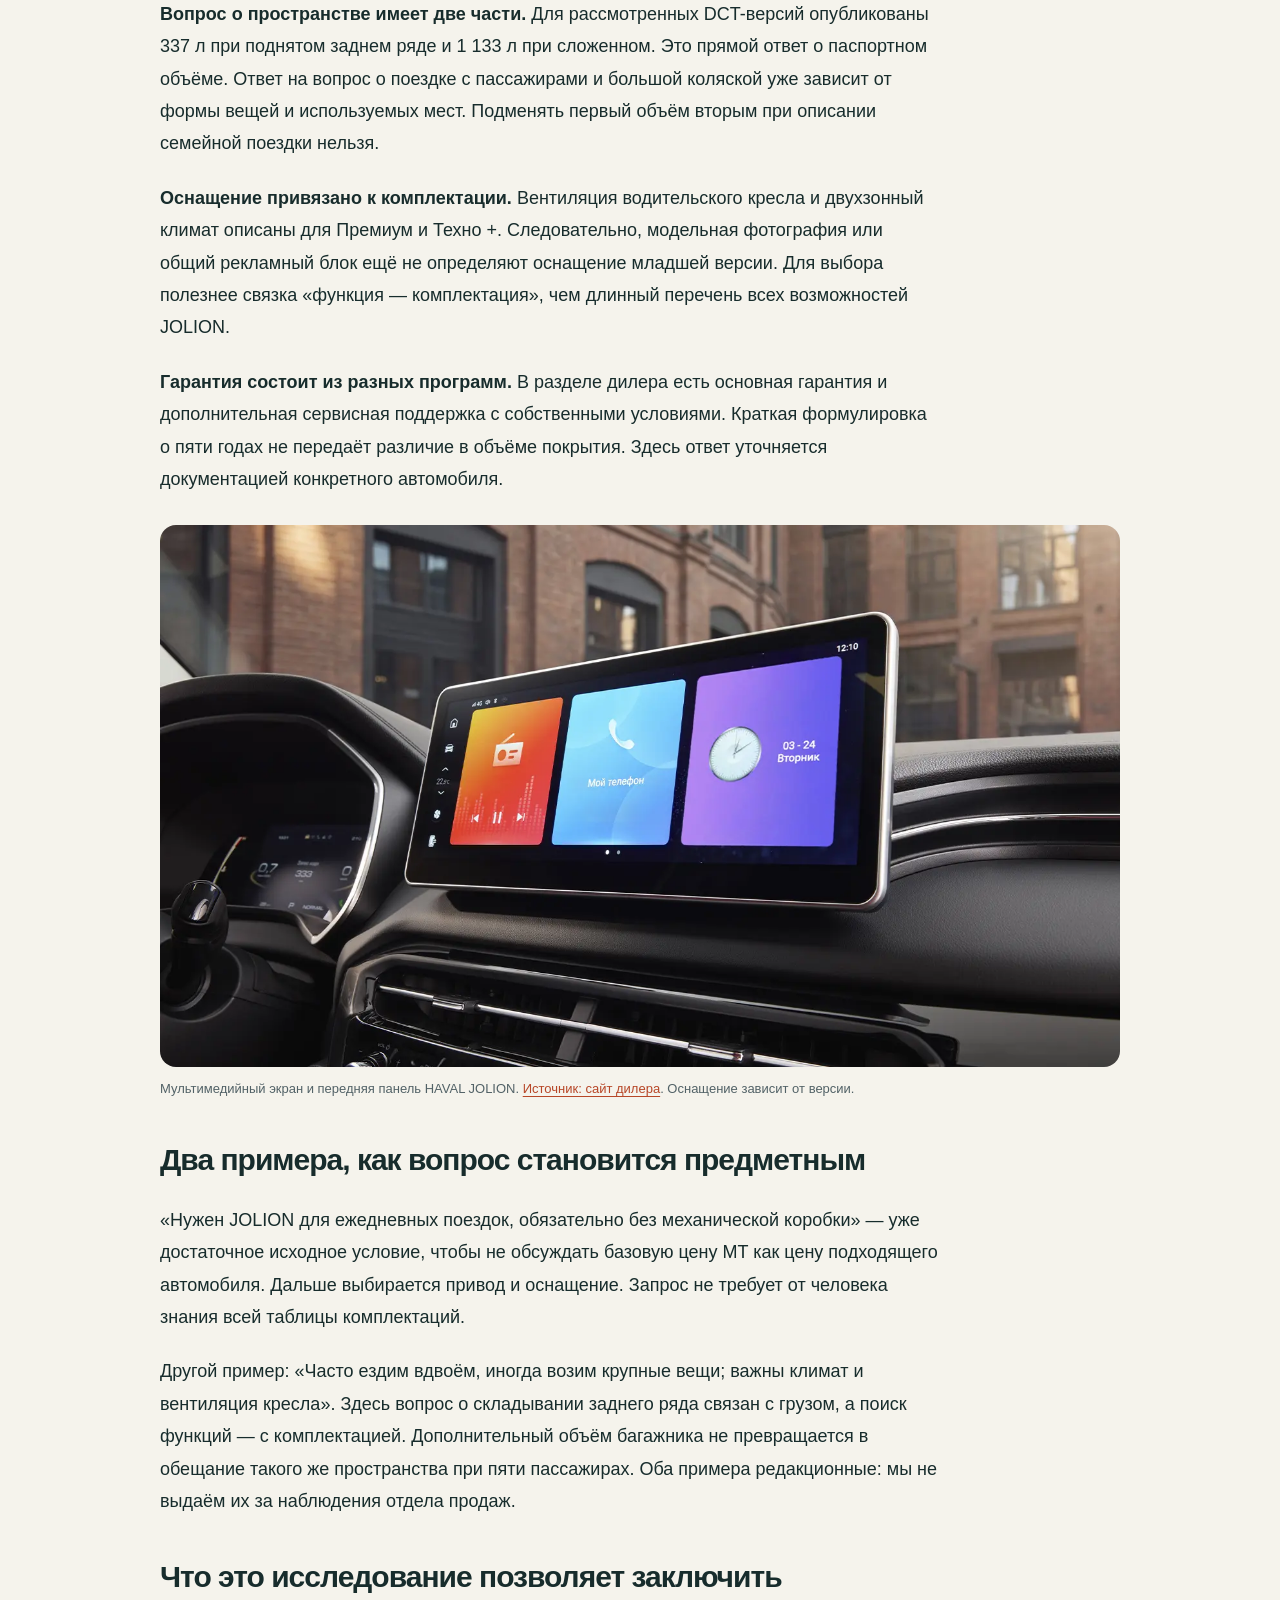
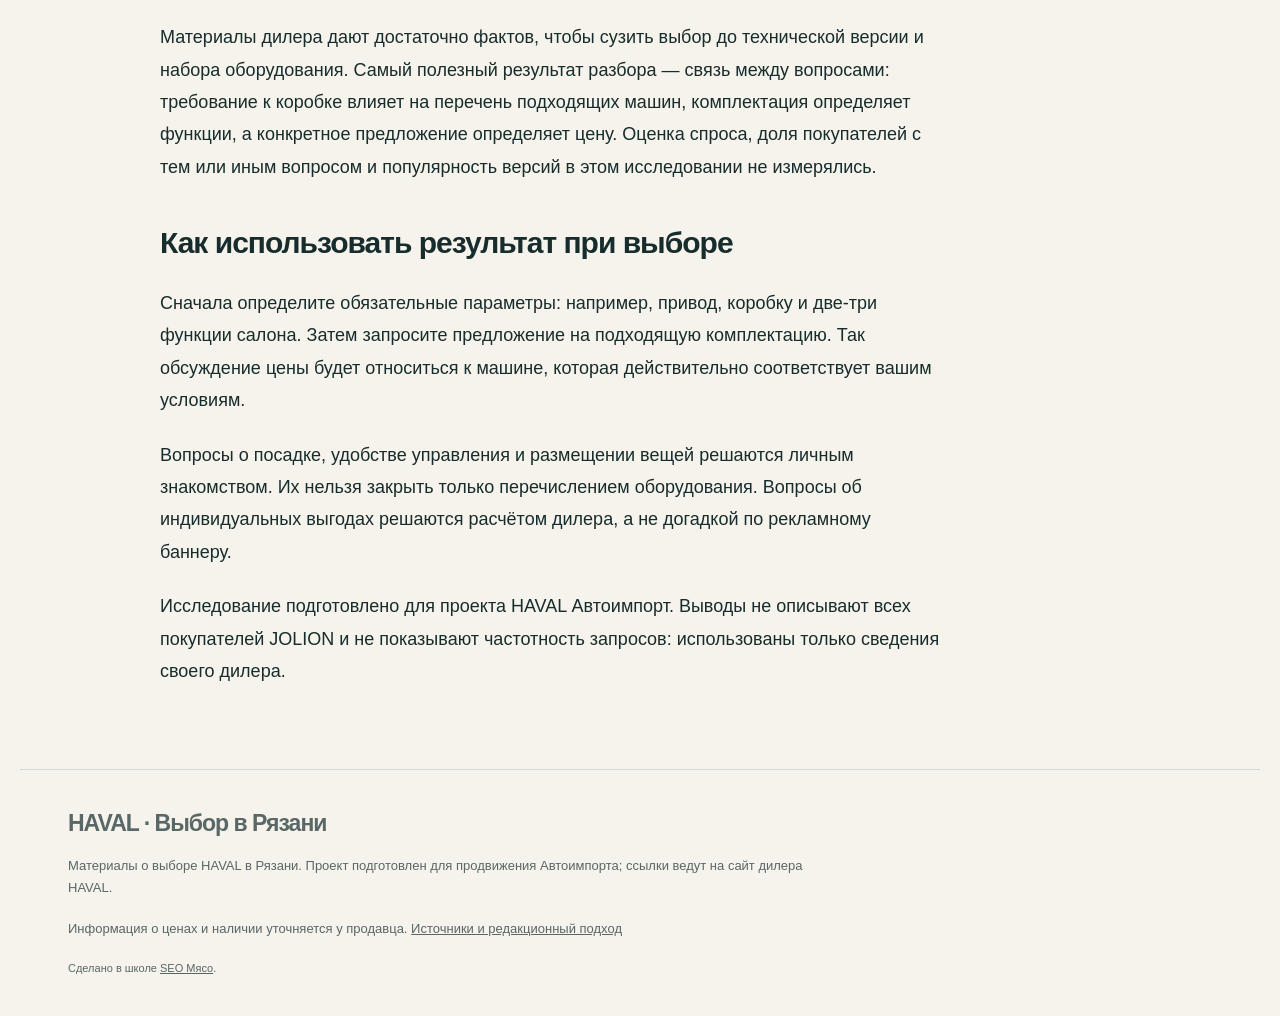
<file: haval-s2.html>
<!doctype html><html lang="ru"><head><meta charset="utf-8"><meta name="viewport" content="width=device-width,initial-scale=1"><title>Какие вопросы помогают выбрать HAVAL JOLION: разбор информации дилера</title><meta name="description" content="Какие вопросы помогают выбрать HAVAL JOLION: разбор информации дилера — подробный разбор по данным Автоимпорта в Рязани."><link rel="stylesheet" href="/style.css"><script src="/app.js" defer></script></head><body><header><a class="logo" href="/">HAVAL · ВЫБОР<span>Рязань / журнал покупателя</span></a><nav aria-label="Основное меню"><a href="/#guides">Материалы</a><a href="/about.html">О проекте</a></nav></header><main id="main"><div class="article-head"><a href="/#guides">← Все материалы</a><p class="eyebrow">HAVAL / Выбор автомобиля</p><h1>Какие вопросы помогают выбрать HAVAL JOLION: разбор информации дилера</h1><p class="meta">Обновлено 1 октября 2026 · 752 слов · Источники дилера</p></div><article class="article-wide">
<p>Чтобы выбрать HAVAL JOLION по материалам Автоимпорта, полезно разделить вопросы на пять тем: модификация, цена, салон, оснащение и гарантия. В каждой теме есть ответы, опубликованные дилером, и сведения, которые относятся только к конкретному автомобилю.</p>
<figure><img src="/d7uptqg.webp" alt="HAVAL JOLION у городских домов" loading="lazy" width="1490" height="840"><figcaption>HAVAL JOLION у городских домов. <a href="https://autoimport-haval.ru/models/haval-jolion/">Источник: сайт дилера</a>. Оснащение зависит от версии.</figcaption></figure><aside class="toc"><strong>В статье</strong><a href="#section-2">Как проводился разбор</a><a href="#section-3">Главный результат: название модели не заменяет модификацию</a><a href="#section-4">Что показал разбор пяти тем</a><a href="#section-5">Два примера, как вопрос становится предметным</a><a href="#section-6">Что это исследование позволяет заключить</a><a href="#section-7">Как использовать результат при выборе</a></aside>
<p>Это исследование содержания дилерских страниц, а не опрос покупателей и не статистика поисковой популярности. В выборку вошли <a href="https://autoimport-haval.ru/models/haval-jolion/">страница JOLION</a>, <a href="https://cars.autoimport-haval.ru/">каталог автомобилей</a> и <a href="https://autoimport-haval.ru/owners/guarantee/">раздел гарантии</a>. Срез — 1 октября 2026 года.</p>
<h2 id="section-2">Как проводился разбор</h2>
<p>Для каждой темы мы проверили две вещи: можно ли найти прямой ответ в опубликованном тексте и достаточно ли этого ответа для решения о конкретной машине. Повторяющиеся блоки меню считались одним источником сведений. Число вопросов не использовалось как показатель спроса.</p>
<div class="table"><table>
<tr><th>Вопрос покупателя</th><th>Что есть у дилера</th><th>Что зависит от выбранного автомобиля</th></tr>
<tr><td>Какой привод и коробка?</td><td>Отдельные технические версии</td><td>Какая версия предложена к покупке</td></tr>
<tr><td>Сколько стоит?</td><td>Начальная цена и суммы в карточках</td><td>Итоговая цена и условия выгоды</td></tr>
<tr><td>Сколько места для вещей?</td><td>Числовые параметры багажника</td><td>Подходит ли форма отделения под свой груз</td></tr>
<tr><td>Какие функции есть в салоне?</td><td>Описание и списки оборудования</td><td>Оснащение конкретной комплектации</td></tr>
<tr><td>Какая гарантия?</td><td>Общая программа и ограничения</td><td>Документы конкретного автомобиля</td></tr>
</table></div>
<h2 id="section-3">Главный результат: название модели не заменяет модификацию</h2>
<p>В большинстве вопросов следующий шаг — выбрать версию. Одна и та же модель представлена с разным приводом и оснащением. Поэтому ответы «у JOLION есть такая функция» и «эта функция есть в выбранном автомобиле» неравнозначны.</p>
<p>Это особенно заметно по цене. Модельный раздел даёт начальный ориентир, а каталог — отдельные предложения. Наличие двух сумм в карточке ещё не объясняет, какая из них применима к конкретному покупателю. Вывод относится только к рассмотренным страницам.</p>
<h2 id="section-4">Что показал разбор пяти тем</h2>
<p><strong>Техническая версия — наиболее определённая часть ответа.</strong> На странице JOLION перечислены двигатель 1,5 л, варианты коробки и привода. Переднеприводные модификации представлены с мощностью 143 л.с., полноприводные — 150 л.с. По этому набору можно определить, какие варианты подходят под исходные требования. Но из присутствия версии на модельной странице ещё не следует наличие такого автомобиля в салоне.</p>
<p><strong>Цена требует больше контекста.</strong> Сумма от 2 099 000 ₽ относится к Комфорт с механической коробкой и передним приводом. В каталоге встречается и рекламный порог 1 994 000 ₽. Различие обнаружено на сайтах одного дилера, поэтому оно не доказывает, что один продавец дешевле другого. Исследование также не устанавливает причину разницы: для этого потребовались бы полные условия обоих предложений.</p>
<p><strong>Вопрос о пространстве имеет две части.</strong> Для рассмотренных DCT-версий опубликованы 337 л при поднятом заднем ряде и 1 133 л при сложенном. Это прямой ответ о паспортном объёме. Ответ на вопрос о поездке с пассажирами и большой коляской уже зависит от формы вещей и используемых мест. Подменять первый объём вторым при описании семейной поездки нельзя.</p>
<p><strong>Оснащение привязано к комплектации.</strong> Вентиляция водительского кресла и двухзонный климат описаны для Премиум и Техно +. Следовательно, модельная фотография или общий рекламный блок ещё не определяют оснащение младшей версии. Для выбора полезнее связка «функция — комплектация», чем длинный перечень всех возможностей JOLION.</p>
<p><strong>Гарантия состоит из разных программ.</strong> В разделе дилера есть основная гарантия и дополнительная сервисная поддержка с собственными условиями. Краткая формулировка о пяти годах не передаёт различие в объёме покрытия. Здесь ответ уточняется документацией конкретного автомобиля.</p>
<figure><img src="/d7urfvo.webp" alt="Мультимедийный экран и передняя панель HAVAL JOLION" loading="lazy" width="1490" height="840"><figcaption>Мультимедийный экран и передняя панель HAVAL JOLION. <a href="https://autoimport-haval.ru/models/haval-jolion/">Источник: сайт дилера</a>. Оснащение зависит от версии.</figcaption></figure>
<h2 id="section-5">Два примера, как вопрос становится предметным</h2>
<p>«Нужен JOLION для ежедневных поездок, обязательно без механической коробки» — уже достаточное исходное условие, чтобы не обсуждать базовую цену MT как цену подходящего автомобиля. Дальше выбирается привод и оснащение. Запрос не требует от человека знания всей таблицы комплектаций.</p>
<p>Другой пример: «Часто ездим вдвоём, иногда возим крупные вещи; важны климат и вентиляция кресла». Здесь вопрос о складывании заднего ряда связан с грузом, а поиск функций — с комплектацией. Дополнительный объём багажника не превращается в обещание такого же пространства при пяти пассажирах. Оба примера редакционные: мы не выдаём их за наблюдения отдела продаж.</p>
<h2 id="section-6">Что это исследование позволяет заключить</h2>
<p>Материалы дилера дают достаточно фактов, чтобы сузить выбор до технической версии и набора оборудования. Самый полезный результат разбора — связь между вопросами: требование к коробке влияет на перечень подходящих машин, комплектация определяет функции, а конкретное предложение определяет цену. Оценка спроса, доля покупателей с тем или иным вопросом и популярность версий в этом исследовании не измерялись.</p>
<h2 id="section-7">Как использовать результат при выборе</h2>
<p>Сначала определите обязательные параметры: например, привод, коробку и две-три функции салона. Затем запросите предложение на подходящую комплектацию. Так обсуждение цены будет относиться к машине, которая действительно соответствует вашим условиям.</p>
<p>Вопросы о посадке, удобстве управления и размещении вещей решаются личным знакомством. Их нельзя закрыть только перечислением оборудования. Вопросы об индивидуальных выгодах решаются расчётом дилера, а не догадкой по рекламному баннеру.</p>
<p>Исследование подготовлено для проекта HAVAL Автоимпорт. Выводы не описывают всех покупателей JOLION и не показывают частотность запросов: использованы только сведения своего дилера.</p>
</article></main><footer><div class="logo">HAVAL · Выбор в Рязани</div><p>Материалы о выборе HAVAL в Рязани. Проект подготовлен для продвижения Автоимпорта; ссылки ведут на сайт дилера HAVAL.</p><p>Информация о ценах и наличии уточняется у продавца. <a href="/about.html">Источники и редакционный подход</a></p><small>Сделано в школе <a href="https://seomeat.ru/">SEO Мясо</a>.</small></footer></body></html>
</file>
<file: style.css>
:root{--paper:#f5f3ec;--ink:#172c2c;--muted:#596766;--accent:#b74728;--line:#d5dbd4}*{box-sizing:border-box}html{scroll-behavior:smooth}body{margin:0;background:var(--paper);color:var(--ink);font-family:Arial,sans-serif}a{color:inherit}header,main,footer{max-width:1240px;margin:auto;padding:30px 48px}header{display:flex;align-items:center;justify-content:space-between;border-bottom:1px solid var(--line)}.logo{font-weight:800;font-size:23px;letter-spacing:-1px;text-decoration:none}.logo span{display:block;font-size:11px;font-weight:400;letter-spacing:1px;margin-top:8px}nav{display:flex;gap:28px;font-size:14px}nav a{text-decoration:none}a:hover{text-decoration:underline}h1,h2,h3,p{margin-top:0}h1{font-size:clamp(38px,5vw,66px);line-height:1.08;letter-spacing:-2.8px;margin-bottom:24px}h1 em{font-style:normal;color:var(--accent)}h2{font-size:37px;line-height:1.15;letter-spacing:-1px}h3{font-size:25px;line-height:1.2;letter-spacing:-.5px}.eyebrow{font-size:11px;font-weight:bold;letter-spacing:2px;text-transform:uppercase;margin-bottom:24px}.deck{font-size:19px;line-height:1.6;max-width:590px;color:var(--muted)}.hero{display:grid;grid-template-columns:1.5fr 1fr;gap:50px;padding:58px 0 70px}.button{display:inline-block;border:0;background:var(--ink);color:white;text-decoration:none;padding:17px 23px;border-radius:5px;font-size:14px;cursor:pointer}.hero-art{background:#dbe3d9;min-height:310px;padding:35px;border-radius:6px;transform:rotate(1deg);display:flex;flex-direction:column;justify-content:center;gap:24px}.art-label,.art-bottom{font-size:11px;letter-spacing:1.5px}.step{font-size:21px;border-bottom:1px solid #a9b9ad;padding-bottom:17px}.step b{color:var(--accent);font-size:14px;margin-right:20px}.section-title{display:flex;justify-content:space-between;align-items:end}.section-title p{color:var(--muted);line-height:1.6}.section-title .eyebrow{margin-bottom:12px}.filters{display:flex;justify-content:space-between;gap:20px;margin:10px 0 25px;align-items:center}.filters[hidden]{display:none}.filters button{border:1px solid var(--line);background:transparent;padding:11px 16px;border-radius:30px;color:var(--ink);cursor:pointer}.filters button.active{background:var(--ink);color:white}.filters label{font-size:11px;color:var(--muted)}input[type=search]{display:block;margin-top:5px;padding:10px 12px;border:1px solid var(--line);background:#fff;border-radius:5px;font-size:14px}.cards{display:grid;grid-template-columns:repeat(3,1fr);gap:18px}.card{background:#fffefa;border:1px solid var(--line);border-radius:6px;padding:27px;text-decoration:none;display:flex;flex-direction:column;min-height:320px;transition:transform .15s}.card:hover{transform:translateY(-3px);text-decoration:none;border-color:var(--ink)}.card[hidden]{display:none}.card-top{display:flex;justify-content:space-between;font-size:11px;letter-spacing:1px;color:var(--accent);margin-bottom:32px}.card p{font-size:14px;color:var(--muted);line-height:1.6}.read{margin-top:auto;font-size:13px;font-weight:bold;padding-top:20px}.check-banner{margin:65px 0 30px;padding:38px;background:var(--ink);color:var(--paper);border-radius:6px;display:flex;align-items:center;justify-content:space-between;gap:20px}.check-banner p{line-height:1.6}.light{background:var(--paper);color:var(--ink)}footer{margin-top:30px;border-top:1px solid var(--line);padding-top:40px;padding-bottom:40px;color:var(--muted)}footer p{max-width:740px;font-size:13px;line-height:1.7;margin:18px 0}small{font-size:11px}.article-head{padding:45px 0 35px;max-width:940px}.article-head>a{display:inline-block;font-size:13px;margin-bottom:35px}.meta{font-size:12px;color:var(--muted);line-height:1.6}.article-layout{display:grid;grid-template-columns:2fr 1fr;gap:65px}article{font-size:18px;line-height:1.8}article a{color:var(--accent);text-underline-offset:3px}aside{border-top:3px solid var(--accent);padding-top:24px}aside h2{font-size:26px}aside p{line-height:1.7}.note{border-left:3px solid var(--accent);padding:20px 25px;background:#e8ede5;margin:35px 0}.note p{margin-bottom:0}.about{max-width:800px}.about h2{margin-top:30px;font-size:27px}.checklist{max-width:850px}.check-row{display:flex;gap:18px;padding:24px;background:#fffefa;border:1px solid var(--line);border-radius:5px;margin-bottom:12px;font-size:18px;line-height:1.5;cursor:pointer}.check-row input{width:22px;height:22px;flex-shrink:0;accent-color:var(--ink)}.check-row:has(input:checked){color:var(--muted);background:#e7ede3}.secondary{background:transparent;color:var(--ink);border:1px solid var(--line)}:focus-visible{outline:3px solid var(--accent);outline-offset:4px}.skip{position:absolute;left:-9999px}.skip:focus{left:12px;top:12px;background:white;padding:15px;z-index:2}@media(max-width:800px){header,main,footer{padding:24px}.hero{grid-template-columns:1fr;gap:25px;padding:40px 0}.hero-art{min-height:260px}.cards{grid-template-columns:repeat(2,1fr)}.article-layout{grid-template-columns:1fr;gap:30px}.section-title{display:block}.check-banner{align-items:start;flex-direction:column}h1{letter-spacing:-1.5px}nav{gap:14px;font-size:12px}}@media(max-width:520px){header{align-items:start;gap:25px;flex-direction:column}.cards{grid-template-columns:1fr}.filters{align-items:stretch;flex-direction:column}.filters button{padding:10px 13px}.logo{font-size:21px}.hero-art{transform:none}.card{min-height:260px}.check-banner{padding:25px}h2{font-size:30px}.check-row{font-size:16px;padding:18px}}@media print{header,footer,.button,.skip,aside{display:none}main{padding:0}.check-row{break-inside:avoid}body{background:white}}

/* Article tables 2026-09-28 */
.article-wide{max-width:960px}.article-wide h2{font-size:30px;line-height:1.3;margin-top:40px}.article-wide p{margin:0 0 22px}.table{overflow-x:auto;margin:28px 0}article table{border-collapse:collapse;width:100%;font-size:15px;line-height:1.5}article th,article td{padding:14px 12px;border:1px solid var(--line);text-align:left;vertical-align:top}article th{background:#e8ede5}article tr:nth-child(even){background:#fffefa}@media(max-width:520px){article table{font-size:13px}article th,article td{padding:9px}.article-wide h2{font-size:25px}}






/* enriched-2026-10-01 */
figure{margin:30px 0}figure img{display:block;width:100%;height:auto;border-radius:16px}figcaption{font-size:13px;color:#526267;margin-top:10px}.article-wide{max-width:960px;margin-inline:auto}.article-wide p{max-width:78ch}.article-wide h2{scroll-margin-top:30px}.toc{padding:20px 24px;background:#eef3ef;border-radius:12px;margin:28px 0}.toc a{display:block;margin:6px 0}.card img{width:100%;height:auto;aspect-ratio:16/9;object-fit:cover;border-radius:8px;margin-bottom:14px}.download{font-size:14px;padding:14px;background:#eff4f7;border-radius:10px}ul,ol{padding-left:26px}li{margin:8px 0}@media(max-width:600px){.article-wide{padding-inline:0}figure{margin:22px -4px}.toc{padding:16px}}
</file>
